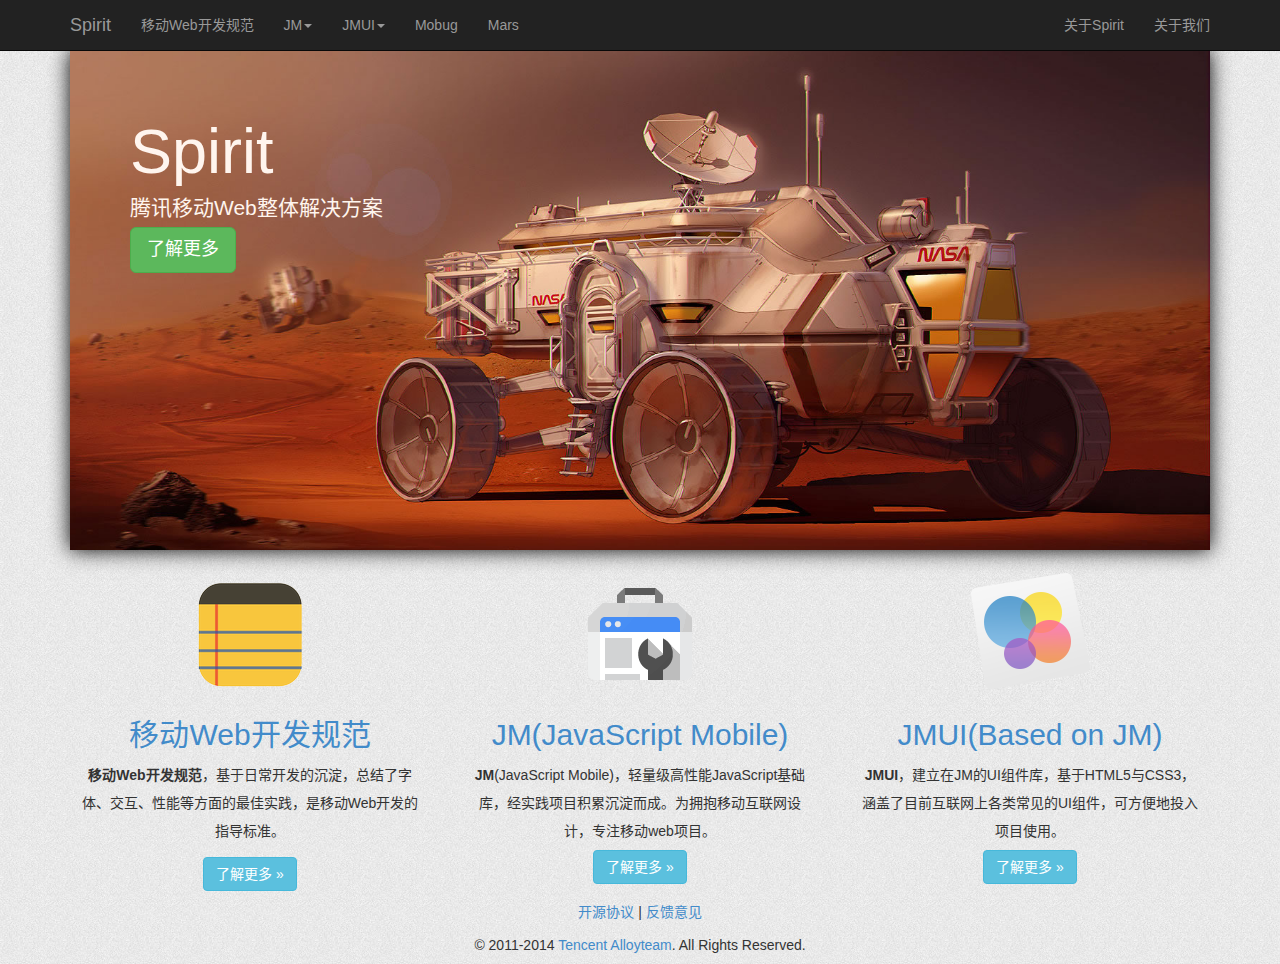
<file: index.html>
<!DOCTYPE html>
<html lang="zh-cn">
<head>
    <meta charset="utf-8">
    <meta http-equiv="X-UA-Compatible" content="IE=edge">
    <meta name="viewport" content="width=device-width, initial-scale=1.0">
    <meta name="description" content="Mobile web solutions, based on project Mars.">
    <meta name="author" content="Alloyteam">

    <title>Spirit - 腾讯移动Web整体解决方案 | AlloyTeam</title>

    <!-- Bootstrap core CSS -->
    <link href="./bootstrap3/css/bootstrap.min.css" rel="stylesheet">

    <!-- Just for debugging purposes. Don't actually copy this line! -->
    <!--[if lt IE 9]><script src="../../docs-assets/js/ie8-responsive-file-warning.js"></script><![endif]-->

    <!-- HTML5 shim and Respond.js IE8 support of HTML5 elements and media queries -->
    <!--[if lt IE 9]>
      <script src="https://oss.maxcdn.com/libs/html5shiv/3.7.0/html5shiv.js"></script>
      <script src="https://oss.maxcdn.com/libs/respond.js/1.3.0/respond.min.js"></script>
    <![endif]-->
    <link href="./css/common.css" rel="stylesheet">
    <link href="./css/index.css" rel="stylesheet">
</head>
<body>
    <header class="navbar navbar-inverse navbar-fixed-top bs-docs-nav" role="banner">
        <div class="container">
            <div class="navbar-header">
                <button class="navbar-toggle" type="button" data-toggle="collapse" data-target=".bs-navbar-collapse">
                    <span class="sr-only">Toggle navigation</span>
                    <span class="icon-bar"></span>
                    <span class="icon-bar"></span>
                    <span class="icon-bar"></span>
                </button>
                <a href="./" class="navbar-brand">Spirit</a>
            </div>
            <nav class="collapse navbar-collapse bs-navbar-collapse" role="navigation">
              <ul class="nav navbar-nav">
                <li><a href="./modules/Standard/index.html">移动Web开发规范</a></li>
                <li class="dropdown">
                  <a id="drop" role="button" class="dropdown-toggle" data-toggle="dropdown">JM<b class="caret"></b></a>
                  <ul class="dropdown-menu" role="menu" aria-labelledby="drop1">
                    <li role="presentation"><a role="menuitem" tabindex="-1" href="./modules/JM/index.html">组件</a></li>
                    <li role="presentation"><a role="menuitem" tabindex="-1" href="https://github.com/AlloyTeam/JM/archive/master.zip">下载</a></li>
                    <li role="presentation"><a role="menuitem" tabindex="-1" target="_blank" href="https://github.com/AlloyTeam/JM">View on Github</a></li>
                  </ul>
                </li>
                <li class="dropdown">
                  <a id="drop" role="button" class="dropdown-toggle" data-toggle="dropdown">JMUI<b class="caret"></b></a>
                  <ul class="dropdown-menu" role="menu" aria-labelledby="drop1">
                    <li role="presentation"><a role="menuitem" tabindex="-1" href="./modules/JMUI/index.html">简介</a></li>
                    <li role="presentation"><a role="menuitem" tabindex="-1" href="./modules/JMUI/demo.html">组件</a></li>
                    <li role="presentation"><a role="menuitem" tabindex="-1" href="https://github.com/AlloyTeam/JMUI/archive/master.zip">下载</a></li>
                    <li role="presentation"><a role="menuitem" tabindex="-1" target="_blank" href="https://github.com/AlloyTeam/JMUI">View on Github</a></li>
                  </ul>
                </li>
                <li><a href="./modules/Mobug/index.html">Mobug</a></li>
                <li><a href="./modules/Mars/index.html">Mars</a></li>
              </ul>

              <ul class="nav navbar-nav navbar-right">
                  <li><a data-toggle="modal" data-target="#myModal" href="javascript:;">关于Spirit</a></li>
                  <li><a target="_blank" href="http://www.alloyteam.com/about/">关于我们</a></li>
              </ul>
            </nav>
        </div>
    </header>

    <div class="container content">
        <div class="banner">
            <div class="jumbotron">
                <h1>Spirit</h1>
                <p>腾讯移动Web整体解决方案</p>
                <p><a class="btn btn-success btn-lg" role="button" data-toggle="modal" data-target="#myModal">了解更多</a></p>
            </div>
        </div>
        
        <div class="row">
            <div class="col-lg-4">
              <a href="./modules/Standard/index.html">
                <img height="128" width="128" src="img/standard.png">
                <h2>移动Web开发规范</h2>
              </a>
              <p><b>移动Web开发规范</b>，基于日常开发的沉淀，总结了字体、交互、性能等方面的最佳实践，是移动Web开发的指导标准。</p>
              <p class="btn"><a class="btn btn-info" href="./modules/Standard/index.html" role="button">了解更多 »</a></p>
            </div><!-- /.col-lg-4 -->
            <div class="col-lg-4">
              <a href="./modules/JM/index.html">
                <img height="128" width="128" src="img/jm.png">
                <h2>JM(JavaScript Mobile)</h2>
              </a>
              <p><b>JM</b>(JavaScript Mobile)，轻量级高性能JavaScript基础库，经实践项目积累沉淀而成。为拥抱移动互联网设计，专注移动web项目。</p>
              <p><a class="btn btn-info" href="./modules/JM/index.html" role="button">了解更多 »</a></p>
            </div><!-- /.col-lg-4 -->
            <div class="col-lg-4">
              <a href="./modules/JMUI/index.html">
                <img height="128" width="128" src="img/jmui.png">
                <h2>JMUI(Based on JM)</h2>
              </a>
              <p><b>JMUI</b>，建立在JM的UI组件库，基于HTML5与CSS3，涵盖了目前互联网上各类常见的UI组件，可方便地投入项目使用。</p>
              <p><a class="btn btn-info" href="./modules/JMUI/index.html" role="button">了解更多 »</a></p>
            </div><!-- /.col-lg-4 -->
        </div>

        <!-- Modal -->
        <div class="modal fade" id="myModal" tabindex="-1" role="dialog" aria-labelledby="myModalLabel" aria-hidden="true">
          <div class="modal-dialog">
            <div class="modal-content">
              <div class="modal-header">
                <button type="button" class="close" data-dismiss="modal" aria-hidden="true">&times;</button>
                <h4 class="modal-title" id="myModalLabel">关于Spirit</h4>
              </div>
              <div class="modal-body">
                <p>Spirit（勇气号），美国航天局NASA派往Mars（火星）的第一艘探测器。</p>
                <p>移动Web开发是一块新的领域，甚至有很多坑，这一点与人类从未踏上的Mars（火星）相似。为了避免开发者重复遇到相同的问题，我们创建了Mars项目（<a target="_blank" href="https://github.com/AlloyTeam/Mars">view on Github</a>），收集与归纳移动Web开发中常见的问题。</p>
                <p>Spirit正是为了Mars而生，Mars项目中归纳的问题，会放到Spirit中解决，并沉淀到开发工具（JM与JMUI）以及开发规范中，真正建立移动Web开发的集成解决方案。</p>
                <p>如果你也在移动Web遇到了问题，请到<a target="_blank" href="https://github.com/AlloyTeam/Mars">Mars项目</a>提交Issue。<span class="glyphicon glyphicon-heart-empty"></span></p>
              </div>
              <div class="modal-footer">
                <button type="button" class="btn btn-default" data-dismiss="modal">Close</button>
              </div>
            </div><!-- /.modal-content -->
          </div><!-- /.modal-dialog -->
        </div><!-- /.modal -->
    </div>

    <div class="footer">
        <div class="container text-center">
            <p><a href="http://alloyteam.github.io/Spirit/MIT-LICENSE.txt">开源协议</a> | <a target="_blank" href="https://github.com/AlloyTeam/Spirit/issues/new">反馈意见</a></p>
            <p>© 2011-2014 <a target="_blank" href="http://www.alloyteam.com/">Tencent Alloyteam</a>. All Rights Reserved.</p>
        </div>
    </div>

    <!-- jQuery (necessary for Bootstrap's JavaScript plugins) -->
    <script src="./js/jquery.min.js"></script>
    <!-- Include all compiled plugins (below), or include individual files as needed -->
    <script src="./bootstrap3/js/bootstrap.min.js"></script>
    <script src="./js/common.js"></script>
    <!--Tencent Analytics-->
    <script type="text/javascript" src="http://tajs.qq.com/stats?sId=24711241" charset="UTF-8"></script>
    <!--Google Analytics-->
    <script type="text/javascript">
      var _gaq = _gaq || [];
      _gaq.push(['_setAccount', 'UA-23019343-9']);
      _gaq.push(['_trackPageview']);

      (function() {
        var ga = document.createElement('script'); ga.type = 'text/javascript'; ga.async = true;
        ga.src = ('https:' == document.location.protocol ? 'https://ssl' : 'http://www') + '.google-analytics.com/ga.js';
        var s = document.getElementsByTagName('script')[0]; s.parentNode.insertBefore(ga, s);
      })();
    </script>
</body>
</html>
</file>
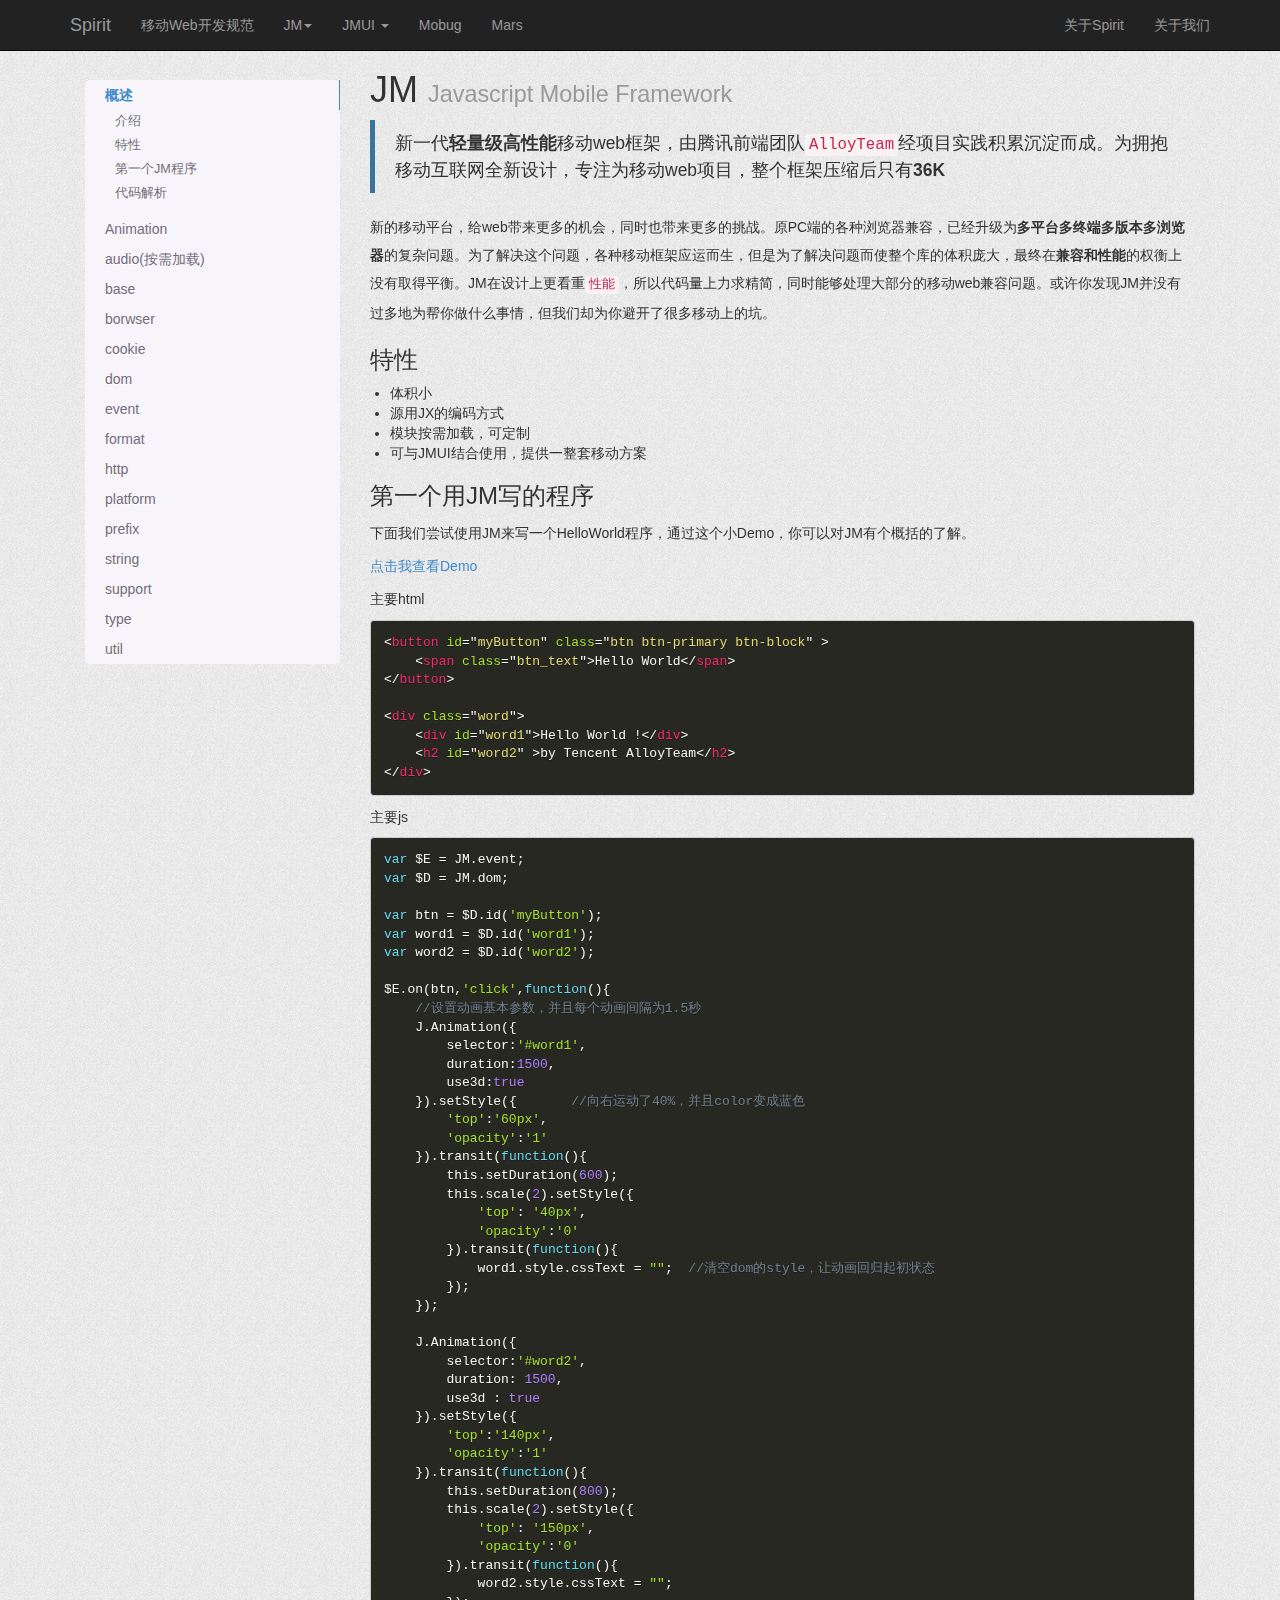
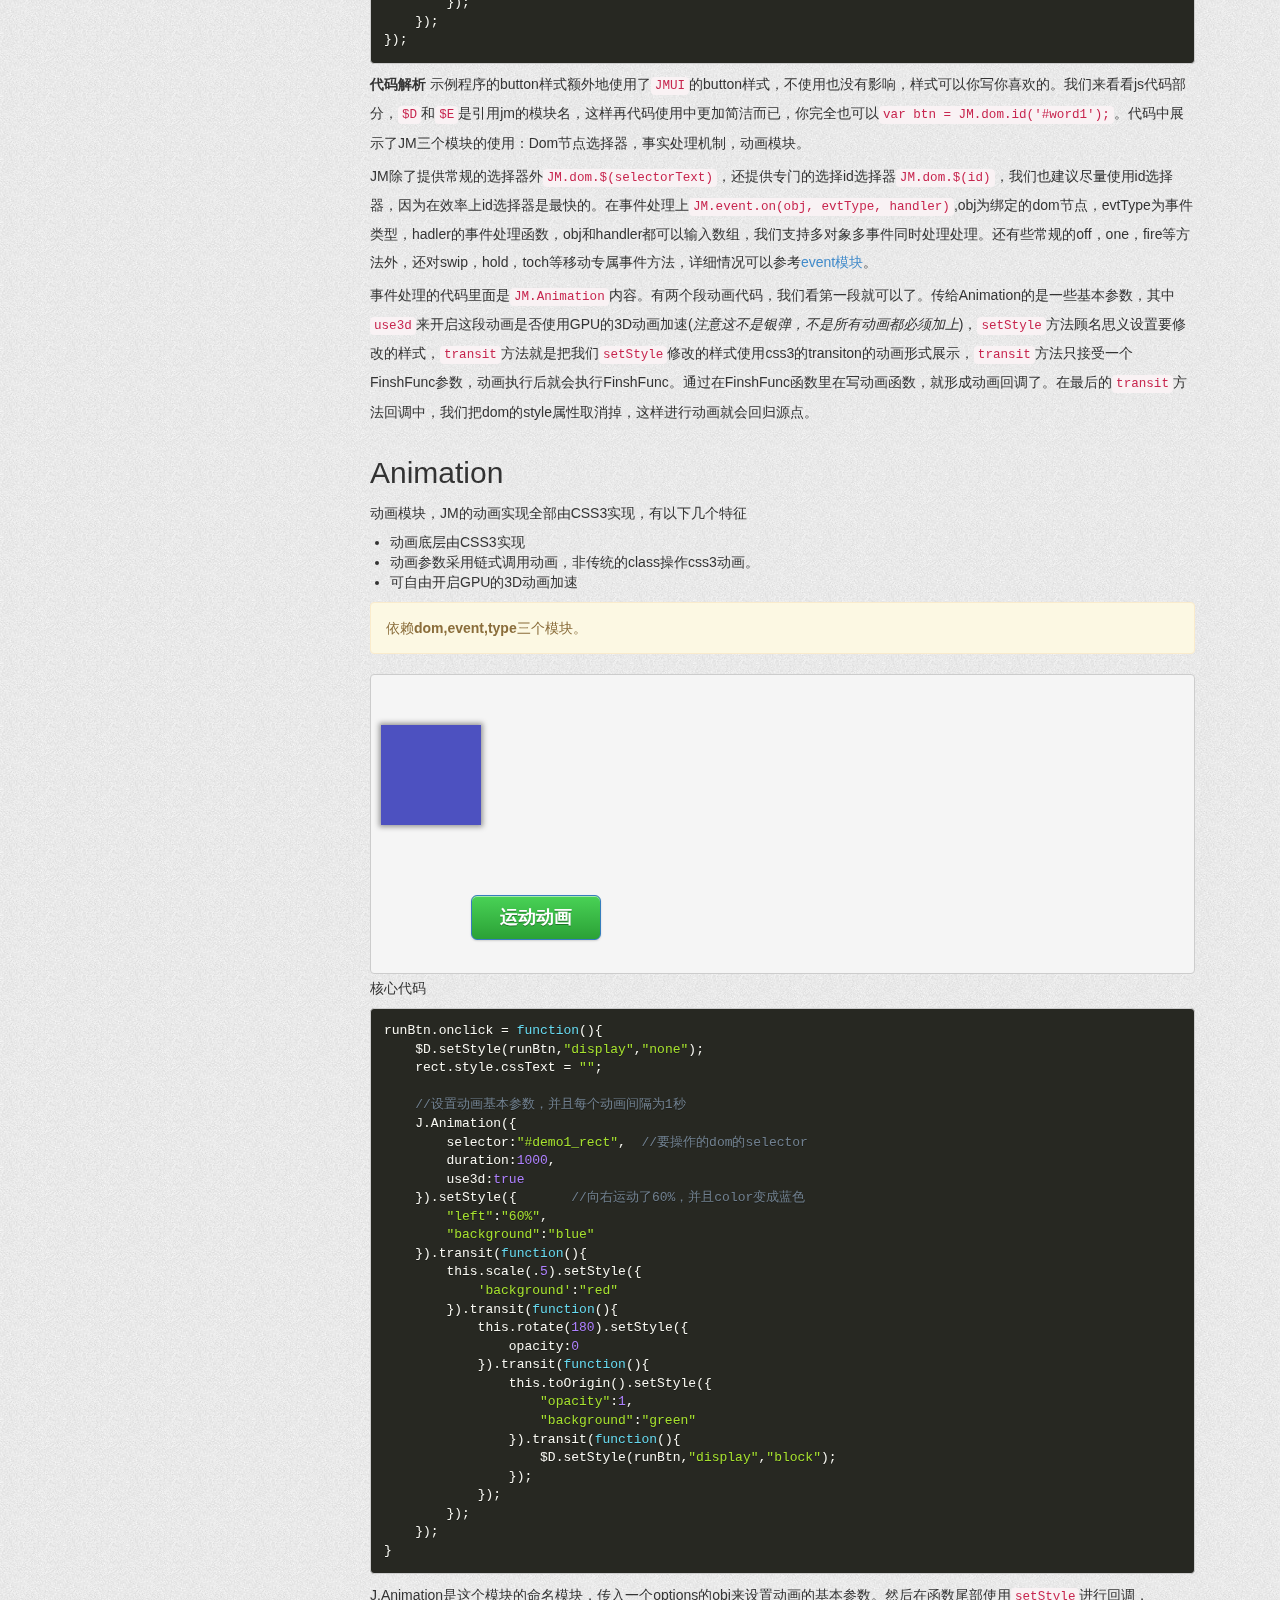
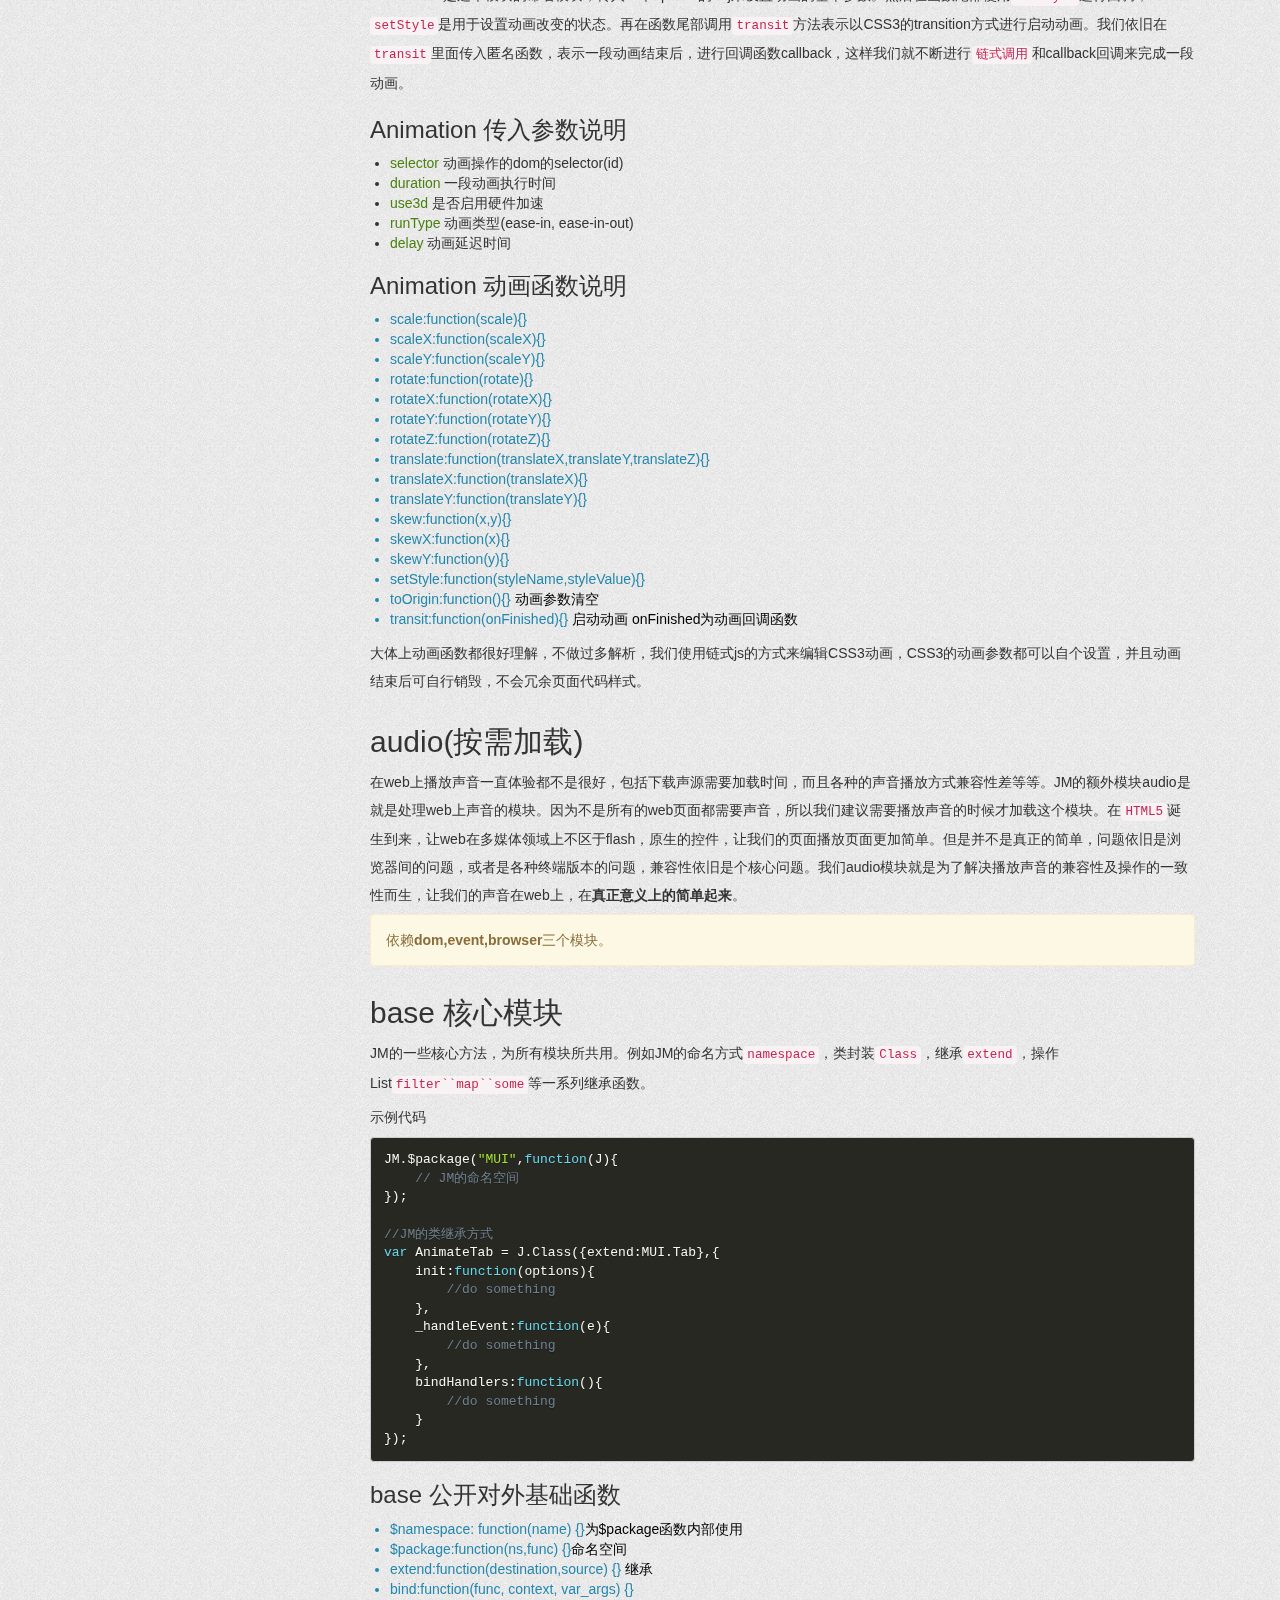
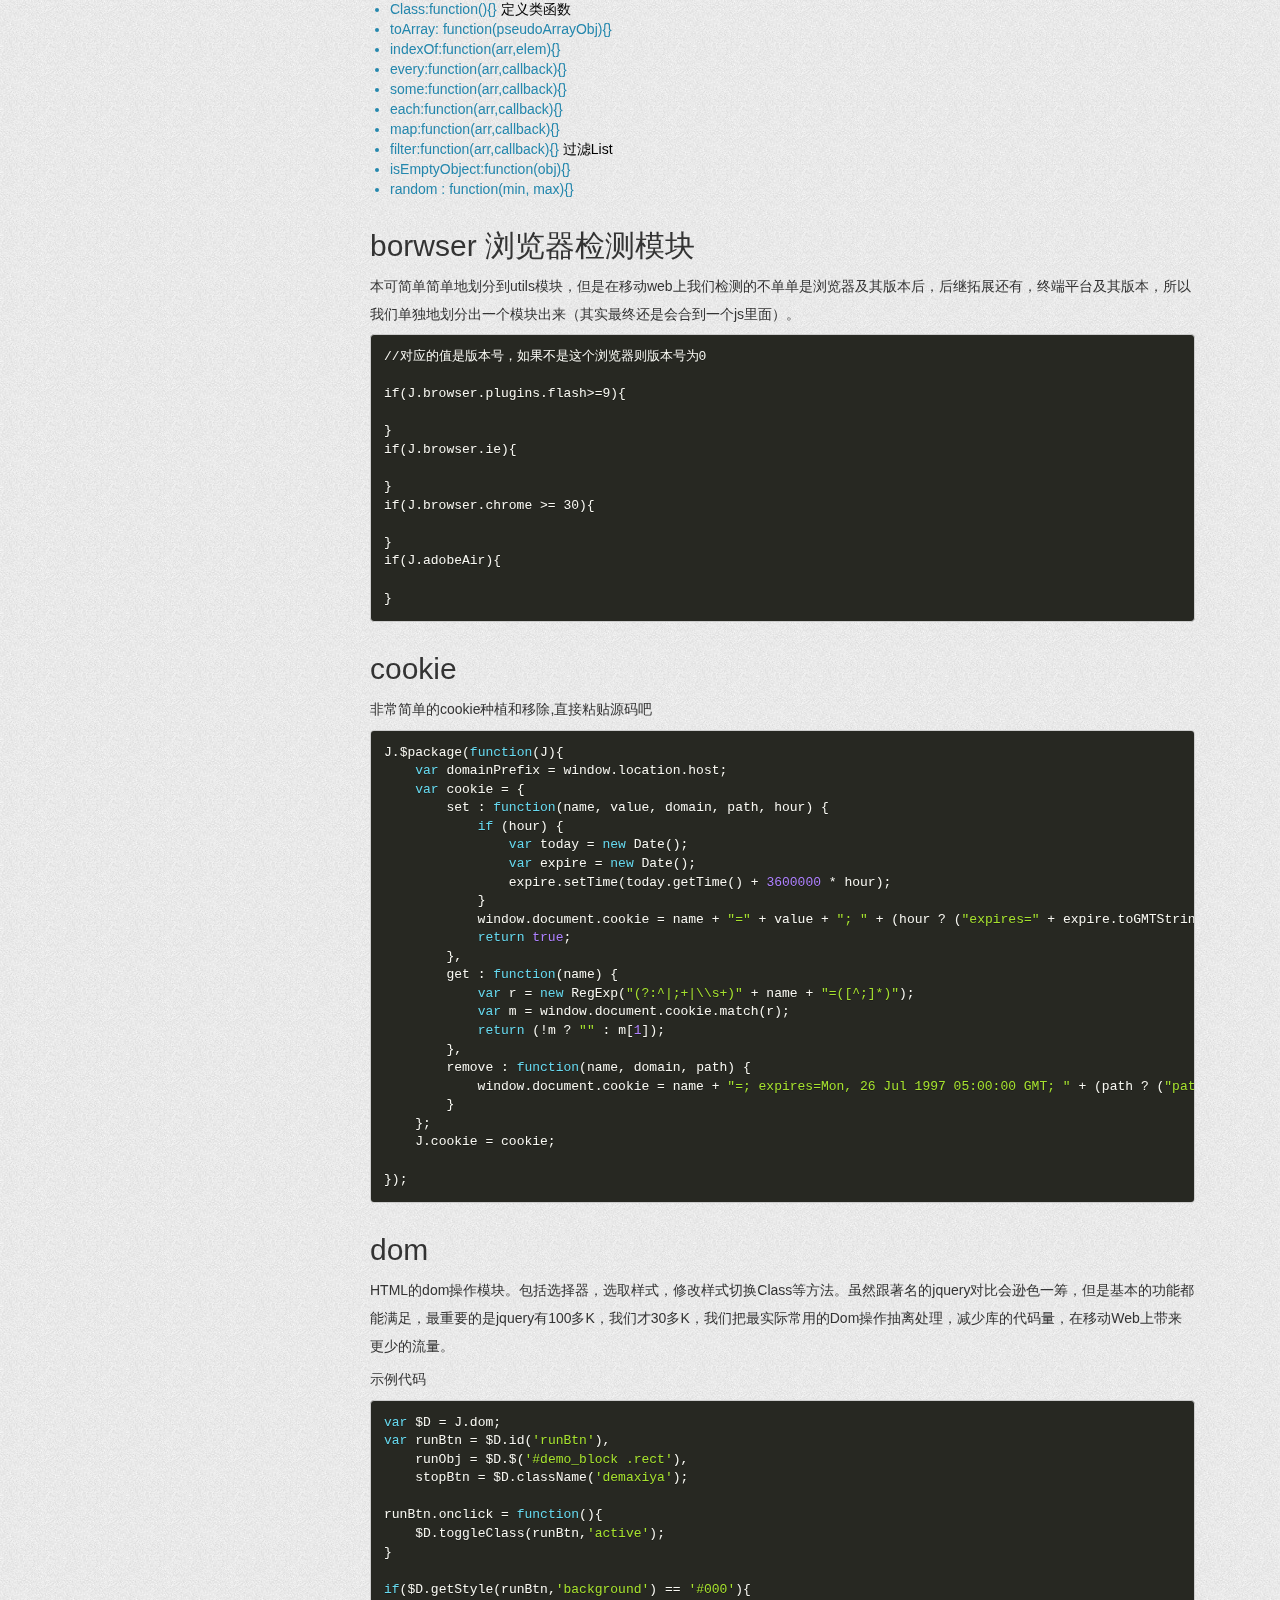
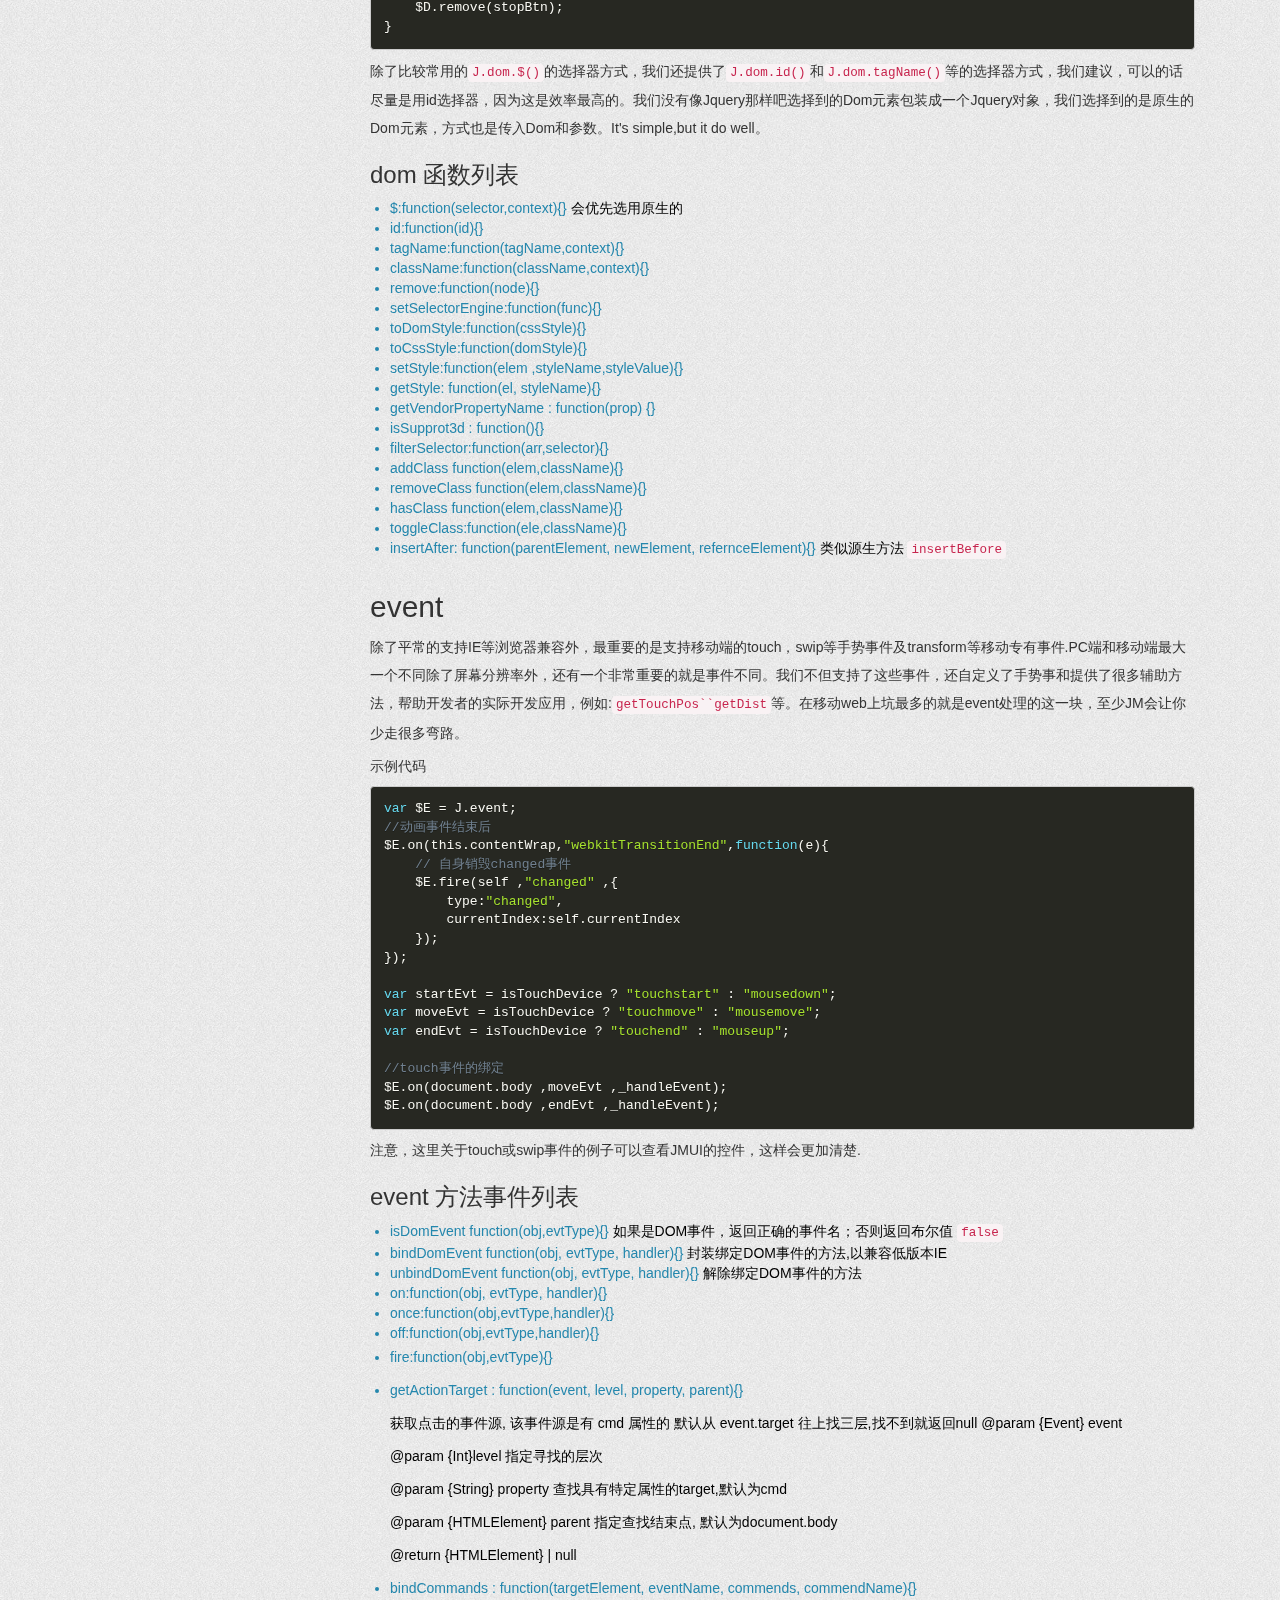
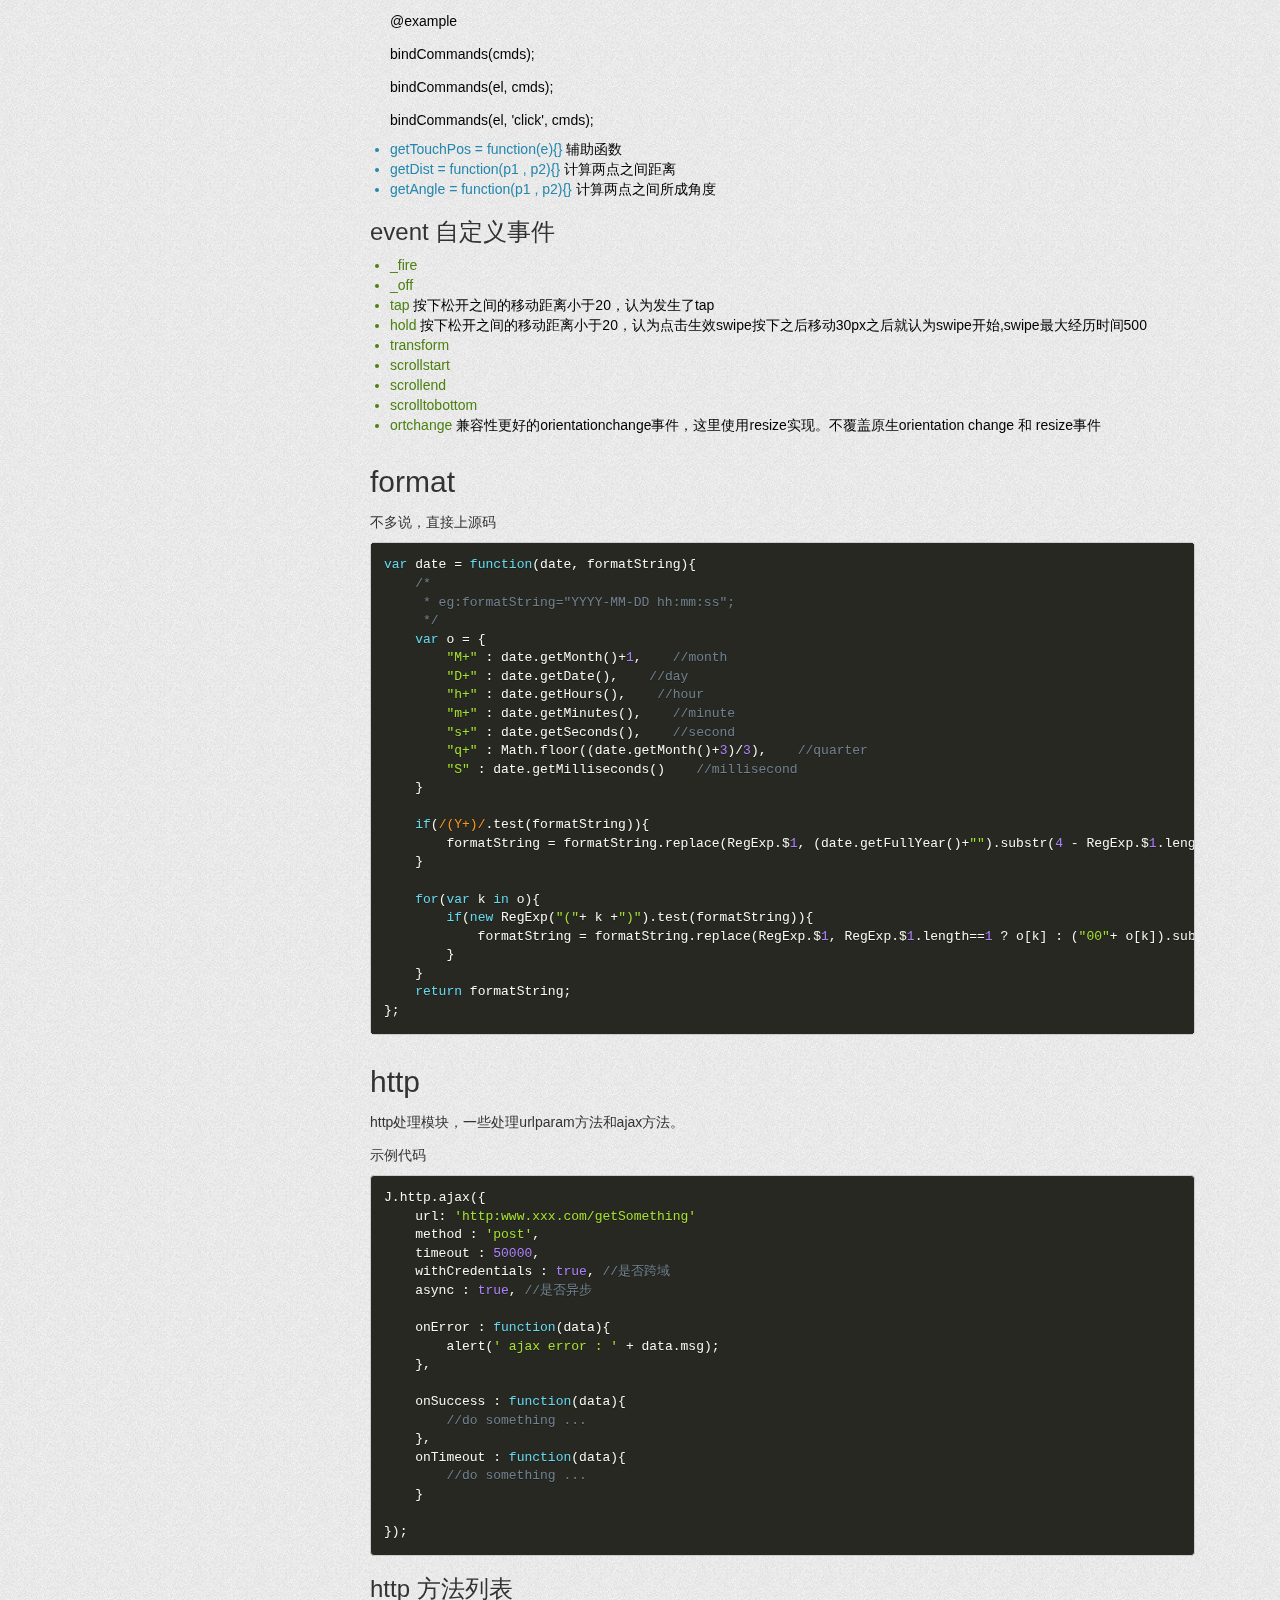
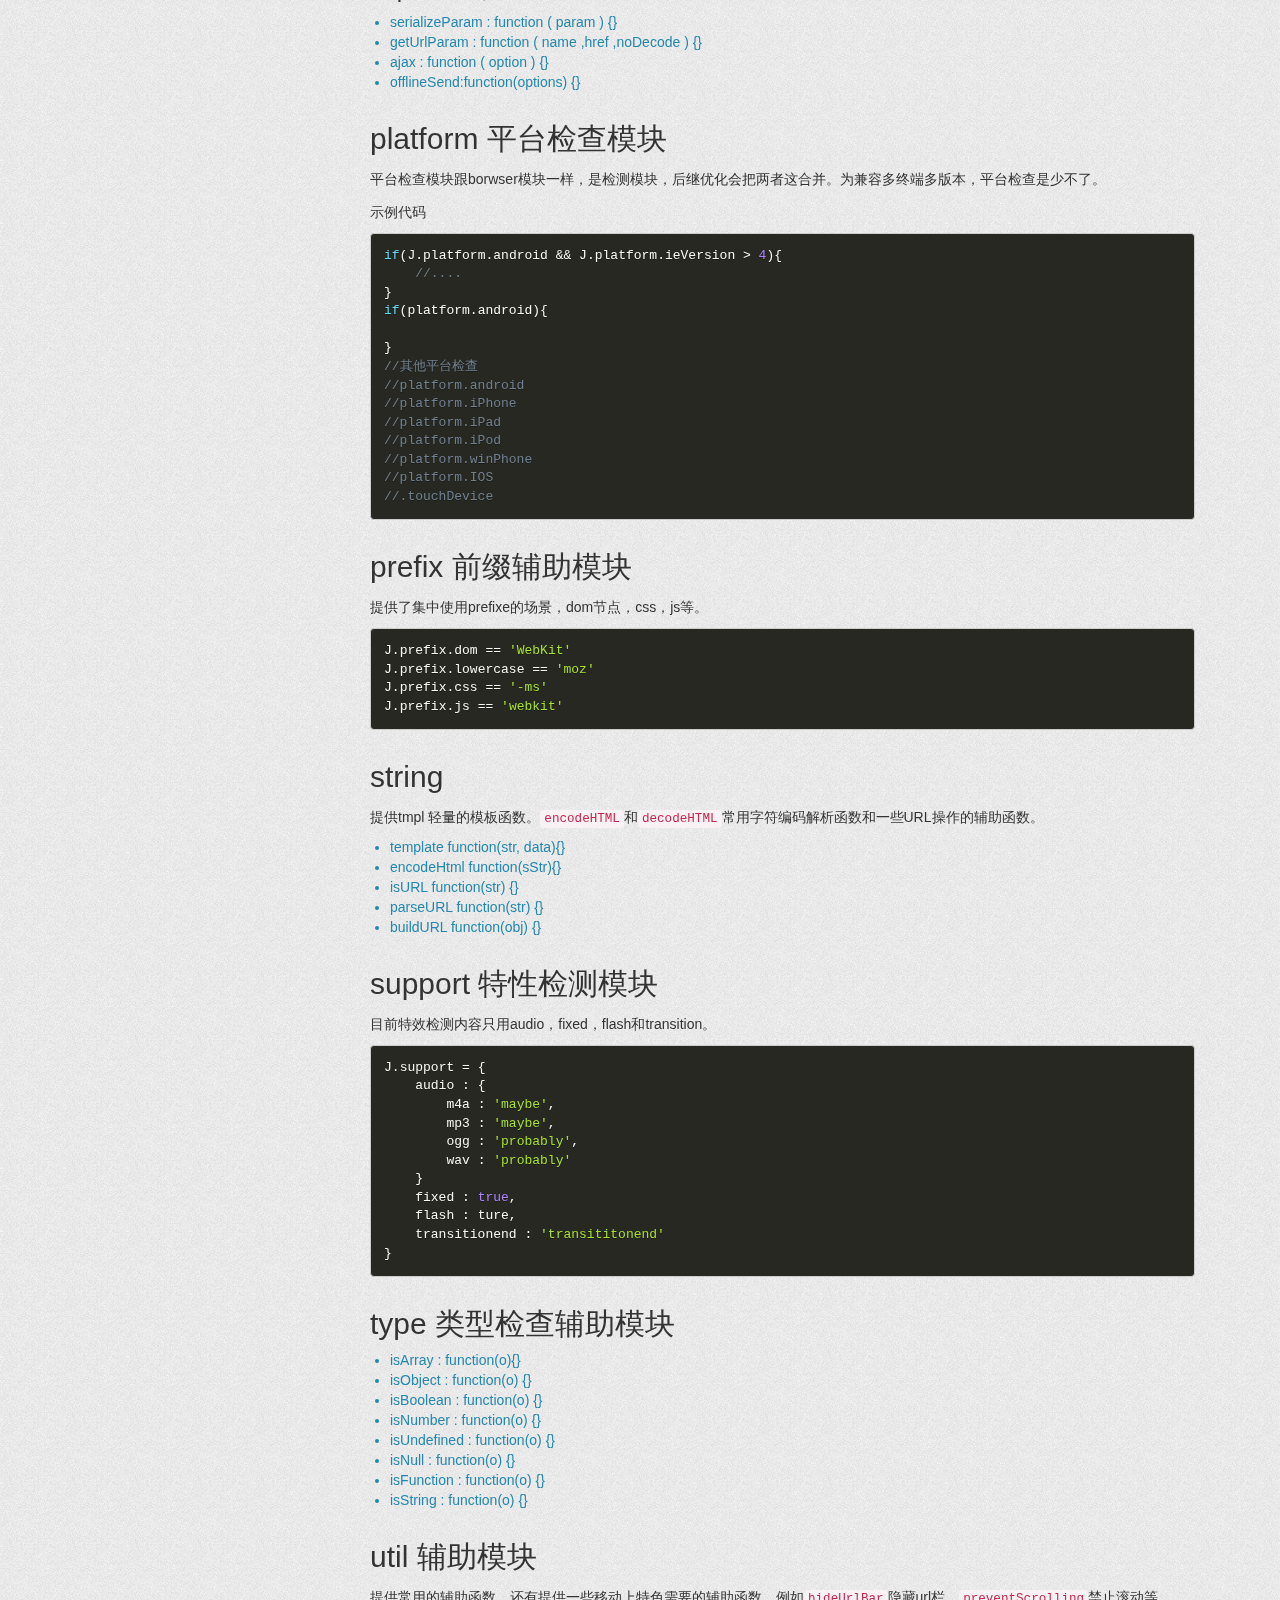
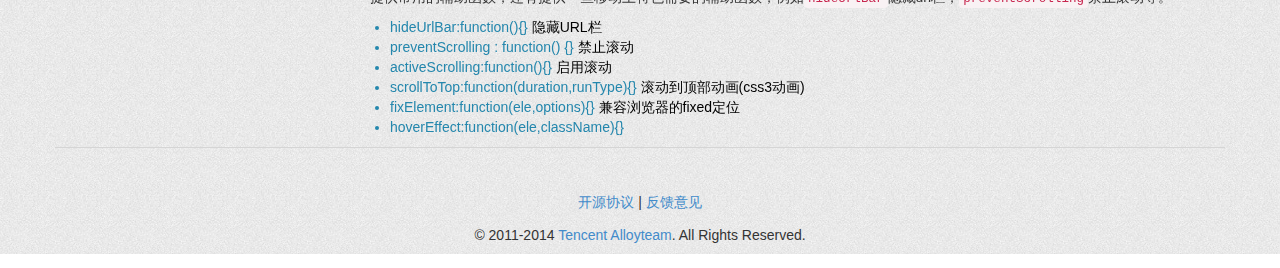
<file: modules/JM/index.html>
<!DOCTYPE html>
<html lang="zh-ch">
<head>
<meta charset="UTF-8">
<meta name="viewport" content="width=device-width, initial-scale=1.0, maximum-scale=1.0, user-scalable=no">

<title>JM &middot; Spirit</title>

<!-- Bootstrap -->
<link rel="stylesheet" href="../../bootstrap3/css/bootstrap.min.css">
<!-- HTML5 Shim and Respond.js IE8 support of HTML5 elements and media queries -->
<!--[if lt IE 9]>
    <script src="http://cdn.bootcss.com/html5shiv/3.7.0/html5shiv.min.js"></script>
    <script src="http://cdn.bootcss.com/respond.js/1.3.0/respond.min.js"></script>
<![endif]-->
<link rel="stylesheet" href="../../css/common.css" />
<link rel="stylesheet" href="../../css/prism.css" />
<link rel="stylesheet" href="./css/jmui/mui-base.css" />
<link rel="stylesheet" href="./css/jmui/mui-buttons-new.css" />
<link rel="stylesheet" href="./css/main.css" />

</head>

<body data-spy="scroll" data-target="#sidebar" data-offset="70">

<header id="header" class="navbar navbar-inverse navbar-fixed-top bs-docs-nav" role="banner">
  <div class="container">
    <div class="navbar-header">
      <button class="navbar-toggle" type="button" data-toggle="collapse" data-target=".bs-navbar-collapse">
        <span class="sr-only">Toggle navigation</span>
        <span class="icon-bar"></span>
        <span class="icon-bar"></span>
        <span class="icon-bar"></span>
      </button>
      <a href="../../index.html" class="navbar-brand">Spirit</a>
    </div>
    <nav class="collapse navbar-collapse bs-navbar-collapse" role="navigation">
        <ul class="nav navbar-nav">
            <li><a href="../Standard/index.html">移动Web开发规范</a></li>
            <li class="dropdown">
                  <a id="drop" role="button" class="dropdown-toggle" data-toggle="dropdown">JM<b class="caret"></b></a>
                  <ul class="dropdown-menu" role="menu" aria-labelledby="drop1">
                    <li role="presentation"><a role="menuitem" tabindex="-1" href="./index.html">组件</a></li>
                    <li role="presentation"><a role="menuitem" tabindex="-1" href="https://github.com/AlloyTeam/JM/archive/master.zip">下载</a></li>
                    <li role="presentation"><a role="menuitem" tabindex="-1" target="_blank" href="https://github.com/AlloyTeam/JM">View on Github</a></li>
                  </ul>
                </li>
            <li class="dropdown">
                  <a id="drop" role="button" class="dropdown-toggle" data-toggle="dropdown">JMUI <b class="caret"></b></a>
                  <ul class="dropdown-menu" role="menu" aria-labelledby="drop1">
                    <li role="presentation"><a role="menuitem" tabindex="-1" href="../JMUI/index.html">简介</a></li>
                    <li role="presentation"><a role="menuitem" tabindex="-1" href="../JMUI/demo.html">组件</a></li>
                    <li role="presentation"><a role="menuitem" tabindex="-1" href="https://github.com/AlloyTeam/JMUI/archive/master.zip">下载</a></li>
                    <li role="presentation"><a role="menuitem" tabindex="-1" target="_blank" href="https://github.com/AlloyTeam/JMUI">View on Github</a></li>
                  </ul>
                </li>
            <li><a href="../Mobug/index.html">Mobug</a></li>
            <li><a href="../Mars/index.html">Mars</a></li>
        </ul>

        <ul class="nav navbar-nav navbar-right">
            <li><a data-toggle="modal" data-target="#myModal" href="javascript:;">关于Spirit</a></li>
            <li><a target="_blank" href="http://www.alloyteam.com/about/">关于我们</a></li>
        </ul>
    </nav>

  </div>
</header>

<section id="jm" class="container row">
    <div class="col-md-3">
        <div id="sidebar" class="my_sidebar">
            <ul class="nav">
                <li class="sidebar_head_li">
                    <a href="#overview">概述</a>
                    <ul class="nav">
                        <li><a href="#overview_intro">介绍</a></li>
                        <li><a href="#overview_features">特性</a></li>
                        <li><a href="#overview_first">第一个JM程序</a></li>
                        <li><a href="#overview_analysis">代码解析</a></li>
                    </ul>
                </li>
                <li class="sidebar_head_li"><a href="#animation">Animation</a></li>
                <li class="sidebar_head_li"><a href="#audio">audio(按需加载)</a></li>
                <li class="sidebar_head_li"><a href="#base">base</a></li>
                <li class="sidebar_head_li"><a href="#borwser">borwser</a></li>
                <li class="sidebar_head_li"><a href="#cookie">cookie</a></li>
                <li class="sidebar_head_li"><a href="#dom">dom</a></li>
                <li class="sidebar_head_li"><a href="#event">event</a></li>
                <li class="sidebar_head_li"><a href="#format">format</a></li>
                <li class="sidebar_head_li"><a href="#http">http</a></li>
                <li class="sidebar_head_li"><a href="#platform">platform</a></li>
                <li class="sidebar_head_li"><a href="#prefix">prefix</a></li>
                <li class="sidebar_head_li"><a href="#string">string</a></li>
                <li class="sidebar_head_li"><a href="#support">support</a></li>
                <li class="sidebar_head_li"><a href="#type">type</a></li>
                <li class="sidebar_head_li"><a href="#util">util</a></li>
            </ul>
        </div>
    </div>

    <div class="page_content col-md-9">
        <div id="overview">
            <h1 id="overview_intro">JM <small>Javascript Mobile Framework</small></h1>
            <blockquote>
                <p>新一代<strong>轻量级高性能</strong>移动web框架，由腾讯前端团队<code>AlloyTeam</code>经项目实践积累沉淀而成。为拥抱移动互联网全新设计，专注为移动web项目，整个框架压缩后只有<strong>36K</strong></p>
            </blockquote>

            <p>
                新的移动平台，给web带来更多的机会，同时也带来更多的挑战。原PC端的各种浏览器兼容，已经升级为<strong>多平台多终端多版本多浏览器</strong>的复杂问题。为了解决这个问题，各种移动框架应运而生，但是为了解决问题而使整个库的体积庞大，最终在<strong>兼容和性能</strong>的权衡上没有取得平衡。JM在设计上更看重<code>性能</code>，所以代码量上力求精简，同时能够处理大部分的移动web兼容问题。或许你发现JM并没有过多地为帮你做什么事情，但我们却为你避开了很多移动上的坑。
            </p>

            <h3 id="overview_features">特性</h3>
            <ul>
                <li>体积小</li>
                <li>源用JX的编码方式</li>
                <li>模块按需加载，可定制</li>
                <li>可与JMUI结合使用，提供一整套移动方案</li>
            </ul>

            <h3 id="overview_first">第一个用JM写的程序</h3>
            <p>下面我们尝试使用JM来写一个HelloWorld程序，通过这个小Demo，你可以对JM有个概括的了解。</p>
            <p><a href="./helloWorld.html" target="_blank">点击我查看Demo</a></p>

            <p>主要html</p>
            <pre class="language-markup"><code>&lt;button id="myButton" class="btn btn-primary btn-block" &gt;
    &lt;span class="btn_text"&gt;Hello World&lt;/span&gt;
&lt;/button&gt;

&lt;div class="word"&gt;
    &lt;div id="word1"&gt;Hello World !&lt;/div&gt;
    &lt;h2 id="word2" &gt;by Tencent AlloyTeam&lt;/h2&gt;
&lt;/div&gt;</code></pre>

            <p>主要js</p>
            <pre class="language-javascript"><code>var $E = JM.event;
var $D = JM.dom;

var btn = $D.id('myButton');
var word1 = $D.id('word1');
var word2 = $D.id('word2');

$E.on(btn,'click',function(){
    //设置动画基本参数，并且每个动画间隔为1.5秒
    J.Animation({
        selector:'#word1',
        duration:1500,
        use3d:true
    }).setStyle({       //向右运动了40%，并且color变成蓝色
        'top':'60px',
        'opacity':'1'
    }).transit(function(){
        this.setDuration(600);
        this.scale(2).setStyle({
            'top': '40px',
            'opacity':'0'
        }).transit(function(){
            word1.style.cssText = "";  //清空dom的style，让动画回归起初状态
        });
    });

    J.Animation({
        selector:'#word2',
        duration: 1500,
        use3d : true
    }).setStyle({
        'top':'140px',
        'opacity':'1'
    }).transit(function(){
        this.setDuration(800);
        this.scale(2).setStyle({
            'top': '150px',
            'opacity':'0'
        }).transit(function(){
            word2.style.cssText = "";
        });
    });
});</code></pre>

            <p id="overview_analysis">
                <strong>代码解析</strong>
                示例程序的button样式额外地使用了<code>JMUI</code>的button样式，不使用也没有影响，样式可以你写你喜欢的。我们来看看js代码部分，<code>$D</code>和<code>$E</code>是引用jm的模块名，这样再代码使用中更加简洁而已，你完全也可以<code>var btn = JM.dom.id('#word1');</code>。代码中展示了JM三个模块的使用：Dom节点选择器，事实处理机制，动画模块。
            </p>
            
            <p>
                JM除了提供常规的选择器外<code>JM.dom.$(selectorText)</code>，还提供专门的选择id选择器<code>JM.dom.$(id)</code>，我们也建议尽量使用id选择器，因为在效率上id选择器是最快的。在事件处理上<code>JM.event.on(obj, evtType, handler)</code>,obj为绑定的dom节点，evtType为事件类型，hadler的事件处理函数，obj和handler都可以输入数组，我们支持多对象多事件同时处理处理。还有些常规的off，one，fire等方法外，还对swip，hold，toch等移动专属事件方法，详细情况可以参考<a href="#event">event模块</a>。
            </p>

            <p>
                事件处理的代码里面是<code>JM.Animation</code>内容。有两个段动画代码，我们看第一段就可以了。传给Animation的是一些基本参数，其中<code>use3d</code>来开启这段动画是否使用GPU的3D动画加速(<em>注意这不是银弹，不是所有动画都必须加上</em>)，<code>setStyle</code>方法顾名思义设置要修改的样式，<code>transit</code>方法就是把我们<code>setStyle</code>修改的样式使用css3的transiton的动画形式展示，<code>transit</code>方法只接受一个FinshFunc参数，动画执行后就会执行FinshFunc。通过在FinshFunc函数里在写动画函数，就形成动画回调了。在最后的<code>transit</code>方法回调中，我们把dom的style属性取消掉，这样进行动画就会回归源点。
            </p>
        </div>

        <h2 id="animation">Animation</h2>
        <p>动画模块，JM的动画实现全部由CSS3实现，有以下几个特征</p>
        <ul>
            <li>动画底层由CSS3实现</li>
            <li>动画参数采用链式调用动画，非传统的class操作css3动画。</li>
            <li>可自由开启GPU的3D动画加速</li>
        </ul>
        <div class="alert alert-warning">
            依赖<strong>dom,event,type</strong>三个模块。
        </div>

        <div class="demo_block">
            <div id="demo1_rect" class="rect"></div>
            <button id="demo1_runbtn" onclick="goAnimation" class="btn btn-primary" style="top:200px;">运动动画</button>
        </div>

        <p>核心代码</p>
        <pre class="language-javascript"><code>runBtn.onclick = function(){
    $D.setStyle(runBtn,"display","none");
    rect.style.cssText = "";

    //设置动画基本参数，并且每个动画间隔为1秒
    J.Animation({
        selector:"#demo1_rect",  //要操作的dom的selector
        duration:1000,
        use3d:true
    }).setStyle({       //向右运动了60%，并且color变成蓝色
        "left":"60%",
        "background":"blue"
    }).transit(function(){
        this.scale(.5).setStyle({
            'background':"red"
        }).transit(function(){
            this.rotate(180).setStyle({
                opacity:0
            }).transit(function(){
                this.toOrigin().setStyle({
                    "opacity":1,
                    "background":"green"
                }).transit(function(){
                    $D.setStyle(runBtn,"display","block");
                });
            });
        });
    });
}</code></pre>

        <p>
            J.Animation是这个模块的命名模块，传入一个options的obj来设置动画的基本参数。然后在函数尾部使用<code>setStyle</code>进行回调，<code>setStyle</code>是用于设置动画改变的状态。再在函数尾部调用<code>transit</code>方法表示以CSS3的transition方式进行启动动画。我们依旧在<code>transit</code>里面传入匿名函数，表示一段动画结束后，进行回调函数callback，这样我们就不断进行<code>链式调用</code>和callback回调来完成一段动画。
        </p>
        <h3 id="animation_1">Animation 传入参数说明</h3>
        <ul class="param_list">
            <li><span class="param">selector</span> 动画操作的dom的selector(id)</li>
            <li><span class="param">duration</span> 一段动画执行时间</li>
            <li><span class="param">use3d</span> 是否启用硬件加速</li>
            <li><span class="param">runType</span> 动画类型(ease-in, ease-in-out)</li>
            <li><span class="param">delay</span> 动画延迟时间</li>
        </ul>
        <h3 id="animation_2">Animation 动画函数说明</h3>
        <ul class="function_list">
            <li><span class="funcName">scale:function(scale){}</span></li>
            <li><span class="funcName">scaleX:function(scaleX){}</span></li>
            <li><span class="funcName">scaleY:function(scaleY){}</span></li>
            <li><span class="funcName">rotate:function(rotate){}</span></li>
            <li><span class="funcName">rotateX:function(rotateX){}</span></li>
            <li><span class="funcName">rotateY:function(rotateY){}</span></li>
            <li><span class="funcName">rotateZ:function(rotateZ){}</span></li>
            <li><span class="funcName">translate:function(translateX,translateY,translateZ){}</span></li>
            <li><span class="funcName">translateX:function(translateX){}</span></li>
            <li><span class="funcName">translateY:function(translateY){}</span></li>
            <li><span class="funcName">skew:function(x,y){}</span></li>
            <li><span class="funcName">skewX:function(x){}</span></li>
            <li><span class="funcName">skewY:function(y){}</span></li>
            <li><span class="funcName">setStyle:function(styleName,styleValue){}</span></li>
            <li><span class="funcName">toOrigin:function(){}</span> <span class="desc">动画参数清空</span></li>
            <li><span class="funcName">transit:function(onFinished){}</span> <span class="desc">启动动画 onFinished为动画回调函数</span></li>
        </ul>
        <p>大体上动画函数都很好理解，不做过多解析，我们使用链式js的方式来编辑CSS3动画，CSS3的动画参数都可以自个设置，并且动画结束后可自行销毁，不会冗余页面代码样式。</p>

        <h2 id="audio">audio(按需加载)</h2>
        <p>在web上播放声音一直体验都不是很好，包括下载声源需要加载时间，而且各种的声音播放方式兼容性差等等。JM的额外模块audio是就是处理web上声音的模块。因为不是所有的web页面都需要声音，所以我们建议需要播放声音的时候才加载这个模块。在<code>HTML5</code>诞生到来，让web在多媒体领域上不区于flash，原生的控件，让我们的页面播放页面更加简单。但是并不是真正的简单，问题依旧是浏览器间的问题，或者是各种终端版本的问题，兼容性依旧是个核心问题。我们audio模块就是为了解决播放声音的兼容性及操作的一致性而生，让我们的声音在web上，在<strong>真正意义上的简单起来</strong>。</p>

        <div class="alert alert-warning">
            依赖<strong>dom,event,browser</strong>三个模块。
        </div>

        <h2 id="base">base 核心模块</h2>
        <p>JM的一些核心方法，为所有模块所共用。例如JM的命名方式<code>namespace</code>，类封装<code>Class</code>，继承<code>extend</code>，操作List<code>filter``map``some</code>等一系列继承函数。</p>
        <p>示例代码</p>

        <pre class="language-javascript"><code>JM.$package("MUI",function(J){
    // JM的命名空间
});

//JM的类继承方式
var AnimateTab = J.Class({extend:MUI.Tab},{
    init:function(options){
        //do something
    },
    _handleEvent:function(e){
        //do something
    },
    bindHandlers:function(){
        //do something
    }
});</code></pre>

        <h3>base 公开对外基础函数</h3>
        <ul class="function_list">
            <li>$namespace: function(name) {}<span class="desc">为$package函数内部使用</span></li>
            <li>$package:function(ns,func) {}<span class="desc">命名空间</span></li>
            <li>extend:function(destination,source) {} <span class="desc">继承</span></li>
            <li>bind:function(func, context, var_args) {}</li>
            <li>Class:function(){} <span class="desc">定义类函数</span></li>
            <li>toArray: function(pseudoArrayObj){}</li>
            <li>indexOf:function(arr,elem){}</li>
            <li>every:function(arr,callback){}</li>
            <li>some:function(arr,callback){}</li>
            <li>each:function(arr,callback){}</li>
            <li>map:function(arr,callback){}</li>
            <li>filter:function(arr,callback){}  <span class="desc">过滤List</span></li>
            <li>isEmptyObject:function(obj){}</li>
            <li>random : function(min, max){}</li>
        </ul>

        <h2 id="borwser">borwser 浏览器检测模块</h2>
        <p>
            本可简单简单地划分到utils模块，但是在移动web上我们检测的不单单是浏览器及其版本后，后继拓展还有，终端平台及其版本，所以我们单独地划分出一个模块出来（其实最终还是会合到一个js里面）。
        </p>
        <pre class="language-javasctript"><code>//对应的值是版本号，如果不是这个浏览器则版本号为0

if(J.browser.plugins.flash&gt;=9){

}
if(J.browser.ie){

}
if(J.browser.chrome &gt;= 30){

}
if(J.adobeAir){

}</code></pre>

        <h2 id="cookie">cookie</h2>
        <p>非常简单的cookie种植和移除,直接粘贴源码吧</p>
        <pre class="language-javascript"><code>J.$package(function(J){
    var domainPrefix = window.location.host;
    var cookie = {
        set : function(name, value, domain, path, hour) {
            if (hour) {
                var today = new Date();
                var expire = new Date();
                expire.setTime(today.getTime() + 3600000 * hour);
            }
            window.document.cookie = name + "=" + value + "; " + (hour ? ("expires=" + expire.toGMTString() + "; ") : "") + (path ? ("path=" + path + "; ") : "path=/; ") + (domain ? ("domain=" + domain + ";") : ("domain=" + domainPrefix + ";"));
            return true;
        },
        get : function(name) {
            var r = new RegExp("(?:^|;+|\\s+)" + name + "=([^;]*)");
            var m = window.document.cookie.match(r);
            return (!m ? "" : m[1]);
        },
        remove : function(name, domain, path) {
            window.document.cookie = name + "=; expires=Mon, 26 Jul 1997 05:00:00 GMT; " + (path ? ("path=" + path + "; ") : "path=/; ") + (domain ? ("domain=" + domain + ";") : ("domain=" + domainPrefix + ";"));
        }
    };
    J.cookie = cookie;

});</code></pre>

        <h2 id="dom">dom</h2>
        <p>HTML的dom操作模块。包括选择器，选取样式，修改样式切换Class等方法。虽然跟著名的jquery对比会逊色一筹，但是基本的功能都能满足，最重要的是jquery有100多K，我们才30多K，我们把最实际常用的Dom操作抽离处理，减少库的代码量，在移动Web上带来更少的流量。</p>
        <p>示例代码</p>
        <pre class="language-javascript"><code>var $D = J.dom;
var runBtn = $D.id('runBtn'),
    runObj = $D.$('#demo_block .rect'),
    stopBtn = $D.className('demaxiya');

runBtn.onclick = function(){
    $D.toggleClass(runBtn,'active');
}

if($D.getStyle(runBtn,'background') == '#000'){
    $D.remove(stopBtn);
}</code></pre>

        <p>
            除了比较常用的<code>J.dom.$()</code>的选择器方式，我们还提供了<code>J.dom.id()</code>和<code>J.dom.tagName()</code>等的选择器方式，我们建议，可以的话尽量是用id选择器，因为这是效率最高的。我们没有像Jquery那样吧选择到的Dom元素包装成一个Jquery对象，我们选择到的是原生的Dom元素，方式也是传入Dom和参数。It's simple,but it do well。
        </p>
        <h3 id="dom_1">dom 函数列表</h3>
        <ul class="function_list">
            <li>$:function(selector,context){}  <span class="desc">会优先选用原生的</span></li>
            <li>id:function(id){}</li>
            <li>tagName:function(tagName,context){}</li>
            <li>className:function(className,context){}</li>
            <li>remove:function(node){}</li>
            <li>setSelectorEngine:function(func){}</li>
            <li>toDomStyle:function(cssStyle){}</li>
            <li>toCssStyle:function(domStyle){}</li>
            <li>setStyle:function(elem ,styleName,styleValue){}</li>
            <li>getStyle: function(el, styleName){}</li>
            <li>getVendorPropertyName : function(prop) {}</li>
            <li>isSupprot3d : function(){}</li>
            <li>filterSelector:function(arr,selector){}</li>
            <li>addClass function(elem,className){}</li>
            <li>removeClass function(elem,className){}</li>
            <li>hasClass function(elem,className){}</li>
            <li>toggleClass:function(ele,className){}</li>
            <li>insertAfter: function(parentElement, newElement, refernceElement){} <span class="desc">类似源生方法</span> <code>insertBefore</code></li>
        </ul>

        <h2 id="event">event</h2>
        <p>
            除了平常的支持IE等浏览器兼容外，最重要的是支持移动端的touch，swip等手势事件及transform等移动专有事件.PC端和移动端最大一个不同除了屏幕分辨率外，还有一个非常重要的就是事件不同。我们不但支持了这些事件，还自定义了手势事和提供了很多辅助方法，帮助开发者的实际开发应用，例如:<code>getTouchPos``getDist</code>等。在移动web上坑最多的就是event处理的这一块，至少JM会让你少走很多弯路。
        </p>

        <p>示例代码</p>
        <pre class="language-javascript"><code>var $E = J.event;
//动画事件结束后
$E.on(this.contentWrap,"webkitTransitionEnd",function(e){
    // 自身销毁changed事件
    $E.fire(self ,"changed" ,{
        type:"changed",
        currentIndex:self.currentIndex
    });
});

var startEvt = isTouchDevice ? "touchstart" : "mousedown";
var moveEvt = isTouchDevice ? "touchmove" : "mousemove";
var endEvt = isTouchDevice ? "touchend" : "mouseup";

//touch事件的绑定
$E.on(document.body ,moveEvt ,_handleEvent);
$E.on(document.body ,endEvt ,_handleEvent);</code></pre>

        <p>注意，这里关于touch或swip事件的例子可以查看JMUI的控件，这样会更加清楚.</p>

        <h3 id="event_1">event 方法事件列表</h3>
        <ul class="function_list">
            <li>isDomEvent function(obj,evtType){}  <span class="desc">如果是DOM事件，返回正确的事件名；否则返回布尔值 <code>false</code></span></li>
            <li>bindDomEvent function(obj, evtType, handler){} <span class="desc">封装绑定DOM事件的方法,以兼容低版本IE</span></li>
            <li>unbindDomEvent function(obj, evtType, handler){} <span class="desc">解除绑定DOM事件的方法</span></li>
            <li>on:function(obj, evtType, handler){}</li>
            <li>once:function(obj,evtType,handler){}</li>
            <li>off:function(obj,evtType,handler){}</li>
            <li><p>fire:function(obj,evtType){}</p></li>
            <li>
                <p>getActionTarget : function(event, level, property, parent){}</p>
                <p class="desc">获取点击的事件源, 该事件源是有 cmd 属性的 默认从 event.target 往上找三层,找不到就返回null
                @param {Event} event</p>
                <p class="desc">@param {Int}level 指定寻找的层次</p>
                <p class="desc">@param {String} property 查找具有特定属性的target,默认为cmd</p>
                <p class="desc">@param {HTMLElement} parent 指定查找结束点, 默认为document.body</p>
                <p class="desc">@return {HTMLElement} | null</p>
            </li>
            <li>
                <p> bindCommands : function(targetElement, eventName, commends, commendName){}</p>
                <p class="desc">@example</p>
                <p class="desc">bindCommands(cmds);</p>
                <p class="desc">bindCommands(el, cmds);</p>
                <p class="desc">bindCommands(el, 'click', cmds);</p>
            </li>
            <li>getTouchPos = function(e){} <span class="desc">辅助函数</span></li>
            <li>getDist = function(p1 , p2){} <span class="desc">计算两点之间距离</span></li>
            <li>getAngle = function(p1 , p2){} <span class="desc">计算两点之间所成角度</span></li>
        </ul>

        <h3 id="event_2">event 自定义事件</h3>
        <ul class="event_list">
            <li>_fire</li>
            <li>_off</li>
            <li>tap <span class="desc">按下松开之间的移动距离小于20，认为发生了tap</span></li>
            <li>hold <span class="desc">按下松开之间的移动距离小于20，认为点击生效swipe按下之后移动30px之后就认为swipe开始,swipe最大经历时间500</span></li>
            <li>transform</li>
            <li>scrollstart</li>
            <li>scrollend</li>
            <li>scrolltobottom</li>
            <li>ortchange <span class="desc">兼容性更好的orientationchange事件，这里使用resize实现。不覆盖原生orientation change 和 resize事件</span></li>
        </ul>
    
        <h2 id="format">format</h2>
        <p>不多说，直接上源码</p>
        <pre class="language-javascript"><code>var date = function(date, formatString){
    /*
     * eg:formatString="YYYY-MM-DD hh:mm:ss";
     */
    var o = {
        "M+" : date.getMonth()+1,    //month
        "D+" : date.getDate(),    //day
        "h+" : date.getHours(),    //hour
        "m+" : date.getMinutes(),    //minute
        "s+" : date.getSeconds(),    //second
        "q+" : Math.floor((date.getMonth()+3)/3),    //quarter
        "S" : date.getMilliseconds()    //millisecond
    }

    if(/(Y+)/.test(formatString)){
        formatString = formatString.replace(RegExp.$1, (date.getFullYear()+"").substr(4 - RegExp.$1.length));
    }

    for(var k in o){
        if(new RegExp("("+ k +")").test(formatString)){
            formatString = formatString.replace(RegExp.$1, RegExp.$1.length==1 ? o[k] : ("00"+ o[k]).substr((""+ o[k]).length));
        }
    }
    return formatString;
};</code></pre>

        <h2 id="http">http</h2>
        <p>http处理模块，一些处理urlparam方法和ajax方法。</p>
        <p>示例代码</p>
        <pre class="language-javascript"><code>J.http.ajax({
    url: 'http:www.xxx.com/getSomething'
    method : 'post',
    timeout : 50000,
    withCredentials : true, //是否跨域
    async : true, //是否异步

    onError : function(data){
        alert(' ajax error : ' + data.msg);
    },

    onSuccess : function(data){
        //do something ...
    },
    onTimeout : function(data){
        //do something ...
    }

});</code></pre>

        <h3 id="http_1">http 方法列表</h3>
        <ul class="function_list">
            <li>serializeParam : function ( param ) {}</li>
            <li>getUrlParam :  function ( name ,href ,noDecode ) {}</li>
            <li>ajax : function ( option ) {}</li>
            <li>offlineSend:function(options) {}</li>
        </ul>

    <h2 id="platform">platform 平台检查模块</h2>
    <p>平台检查模块跟borwser模块一样，是检测模块，后继优化会把两者这合并。为兼容多终端多版本，平台检查是少不了。</p>
    <p>示例代码</p>
    <pre class="language-javascript"><code>if(J.platform.android &amp;&amp; J.platform.ieVersion &gt; 4){
    //....
}
if(platform.android){

}
//其他平台检查
//platform.android
//platform.iPhone
//platform.iPad
//platform.iPod
//platform.winPhone 
//platform.IOS
//.touchDevice</code></pre>

    <h2 id="prefix">prefix 前缀辅助模块</h2>
    <p>提供了集中使用prefixe的场景，dom节点，css，js等。</p>
    <pre class="language-javascript"><code>J.prefix.dom == 'WebKit'
J.prefix.lowercase == 'moz'
J.prefix.css == '-ms'
J.prefix.js == 'webkit'</code></pre>

    <h2 id="string">string</h2>
    <p>提供tmpl 轻量的模板函数。<code>encodeHTML</code>和<code>decodeHTML</code>常用字符编码解析函数和一些URL操作的辅助函数。</p>
    <ul class="function_list">
      <li>template function(str, data){}</li>
      <li>encodeHtml function(sStr){}</li>
      <li>isURL function(str) {}</li>
      <li>parseURL function(str) {}</li>
      <li>buildURL function(obj) {}</li>
    </ul>
    <h2 id="support">support 特性检测模块</h2>
    <p>目前特效检测内容只用audio，fixed，flash和transition。</p>
    <pre class="language-javascript"><code>J.support = {
    audio : {
        m4a : 'maybe',
        mp3 : 'maybe',
        ogg : 'probably',
        wav : 'probably'
    }
    fixed : true,
    flash : ture,
    transitionend : 'transititonend'
}</code></pre>

    <h2 id="type">type 类型检查辅助模块</h2>
    <ul class="function_list">
      <li>isArray : function(o){}</li>
      <li>isObject : function(o) {}</li>
      <li>isBoolean : function(o) {}</li>
      <li>isNumber : function(o) {}</li>
      <li>isUndefined : function(o) {}</li>
      <li>isNull : function(o) {}</li>
      <li>isFunction : function(o) {}</li>
      <li>isString : function(o) {}</li>
    </ul>

    <h2 id="util">util 辅助模块</h2>
    <p>提供常用的辅助函数，还有提供一些移动上特色需要的辅助函数，例如<code>hideUrlBar</code>隐藏url栏，<code>preventScrolling</code>禁止滚动等。</p>
    <ul class="function_list">
        <li>hideUrlBar:function(){} <span class="desc">隐藏URL栏</span></li>
        <li>preventScrolling : function() {} <span class="desc">禁止滚动</span></li>
        <li>activeScrolling:function(){} <span class="desc">启用滚动</span></li>
        <li>scrollToTop:function(duration,runType){} <span class="desc">滚动到顶部动画(css3动画)</span></li>
        <li>fixElement:function(ele,options){} <span class="desc">兼容浏览器的fixed定位</span></li>
        <li>hoverEffect:function(ele,className){}</li>
    </ul>

    </section>

 <!-- Modal -->
<div class="modal fade" id="myModal" tabindex="-1" role="dialog" aria-labelledby="myModalLabel" aria-hidden="true">
  <div class="modal-dialog">
    <div class="modal-content">
      <div class="modal-header">
        <button type="button" class="close" data-dismiss="modal" aria-hidden="true">&times;</button>
        <h4 class="modal-title" id="myModalLabel">关于Spirit</h4>
      </div>
      <div class="modal-body">
        <p>Spirit（勇气号），美国航天局NASA派往Mars（火星）的第一艘探测器。</p>
        <p>移动Web开发是一块新的领域，甚至有很多坑，这一点与人类从未踏上的Mars（火星）相似。为了避免开发者重复遇到相同的问题，我们创建了Mars项目（<a target="_blank" href="https://github.com/AlloyTeam/Mars">view on Github</a>），收集与归纳移动Web开发中常见的问题。</p>
        <p>Spirit正是为了Mars而生，Mars项目中归纳的问题，会放到Spirit中解决，并沉淀到开发工具（JM与JMUI）以及开发规范中，真正建立移动Web开发的集成解决方案。</p>
        <p>如果你也在移动Web遇到了问题，请到<a target="_blank" href="https://github.com/AlloyTeam/Mars">Mars项目</a>提交Issue。<span class="glyphicon glyphicon-heart-empty"></span></p>
      </div>
      <div class="modal-footer">
        <button type="button" class="btn btn-default" data-dismiss="modal">Close</button>
      </div>
    </div><!-- /.modal-content -->
  </div><!-- /.modal-dialog -->
</div><!-- /.modal -->

<div class="footer">
    <div class="container text-center">
        <p><a href="http://alloyteam.github.io/Spirit/MIT-LICENSE.txt">开源协议</a> | <a target="_blank" href="https://github.com/AlloyTeam/Spirit/issues/new">反馈意见</a></p>
        <p>© 2011-2014 <a target="_blank" href="http://www.alloyteam.com/">Tencent Alloyteam</a>. All Rights Reserved.</p>
    </div>
</div>
   

<!-- jQuery (necessary for Bootstrap's JavaScript plugins) -->
<!-- <script src="http://cdn.bootcss.com/jquery/1.10.2/jquery.min.js"></script> -->
<!-- Include all compiled plugins (below), or include individual files as needed -->
<!-- <script src="http://cdn.bootcss.com/twitter-bootstrap/3.0.3/js/bootstrap.min.js"></script> -->
<script src="../../js/jquery.min.js"></script>
<script src="../../bootstrap3/js/bootstrap.min.js"></script>
<script src="../../js/common.js"></script>
<script src="./js/JM.js"></script>

<script>
$(function(){
    // back to top
    setTimeout(function () {
      var $sideBar = $('.my_sidebar')

      $sideBar.affix({
        offset: {
          top: function () {
            var offsetTop      = $sideBar.offset().top
            var sideBarMargin  = parseInt($sideBar.children(0).css('margin-top'), 10)
            var navOuterHeight = $('#header').height()

            return (this.top = offsetTop - navOuterHeight - sideBarMargin)
          }
        , bottom: function () {
            return (this.bottom = $('.footer').outerHeight(true))
          }
        }
      })
    }, 100)

    //for demo
    var $D = JM.dom;
    var runBtn = $D.id("demo1_runbtn");
    var rect = $D.id("demo1_rect");
    runBtn.onclick = function(){
        $D.setStyle(runBtn,"display","none");
        rect.style.cssText = "";

        //设置动画基本参数，并且每个动画间隔为1秒
        J.Animation({
            selector:"#demo1_rect",
            duration:1000,
            use3d:true
        }).setStyle({       //向右运动了40%，并且color变成蓝色
            "left":"60%",
            "background":"blue"
        }).transit(function(){
            this.scale(.5).setStyle({
                'background':"red"
            }).transit(function(){
                this.rotate(180).setStyle({
                    opacity:0
                }).transit(function(){
                    this.toOrigin().setStyle({
                        "opacity":1,
                        "background":"green"
                    }).transit(function(){
                        $D.setStyle(runBtn,"display","block");
                    });
                });
            });
        });
    }


});
</script>
<script type="text/javascript" src="../../js/prism.js"></script>
<!--Tencent Analytics-->
    <script type="text/javascript" src="http://tajs.qq.com/stats?sId=24711241" charset="UTF-8"></script>
    <!--Google Analytics-->
    <script type="text/javascript">
      var _gaq = _gaq || [];
      _gaq.push(['_setAccount', 'UA-23019343-9']);
      _gaq.push(['_trackPageview']);

      (function() {
        var ga = document.createElement('script'); ga.type = 'text/javascript'; ga.async = true;
        ga.src = ('https:' == document.location.protocol ? 'https://ssl' : 'http://www') + '.google-analytics.com/ga.js';
        var s = document.getElementsByTagName('script')[0]; s.parentNode.insertBefore(ga, s);
      })();
    </script>
</body>
</html>
</file>
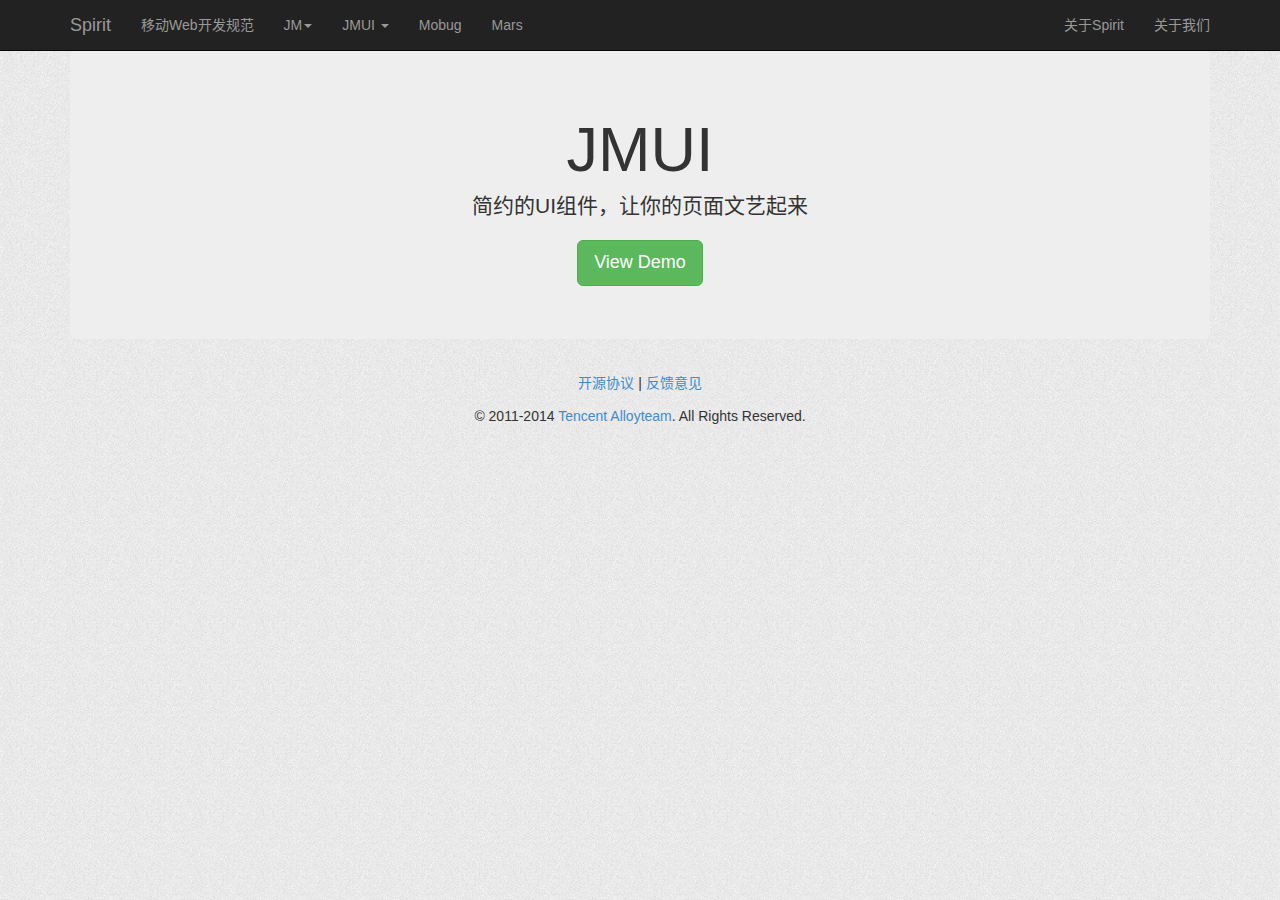
<file: modules/JMUI/index.html>
<!DOCTYPE html>
<html lang="zh-cn">
<head>
    <meta charset="utf-8">
    <meta http-equiv="X-UA-Compatible" content="IE=edge">
    <meta name="viewport" content="width=device-width, initial-scale=1.0">
    <meta name="description" content="Mobile web solutions, based on project Mars.">
    <meta name="author" content="Alloyteam">

    <title>JMUI &middot; Spirit</title>

    <!-- Bootstrap core CSS -->
    <link href="../../bootstrap3/css/bootstrap.min.css" rel="stylesheet">
    <!-- Just for debugging purposes. Don't actually copy this line! -->
    <!--[if lt IE 9]>
        <script src="../../docs-assets/js/ie8-responsive-file-warning.js"></script><![endif]-->

    <!-- HTML5 shim and Respond.js IE8 support of HTML5 elements and media queries -->
    <!--[if lt IE 9]>
      <script src="https://oss.maxcdn.com/libs/html5shiv/3.7.0/html5shiv.js"></script>
      <script src="https://oss.maxcdn.com/libs/respond.js/1.3.0/respond.min.js"></script>
    <![endif]-->
    <link href="../../css/common.css" rel="stylesheet">
</head>
<body>
    <header class="navbar navbar-inverse navbar-fixed-top bs-docs-nav" role="banner">
        <div class="container">
            <div class="navbar-header">
                <button class="navbar-toggle" type="button" data-toggle="collapse" data-target=".bs-navbar-collapse">
                    <span class="sr-only">Toggle navigation</span>
                    <span class="icon-bar"></span>
                    <span class="icon-bar"></span>
                    <span class="icon-bar"></span>
                </button>
                <a class="navbar-brand" href="../../index.html">Spirit</a>
            </div>
            <nav class="collapse navbar-collapse bs-navbar-collapse" role="navigation">
                <ul class="nav navbar-nav">
                    <li><a href="../Standard/index.html">移动Web开发规范</a></li>
                    <li class="dropdown">
                      <a id="drop" role="button" class="dropdown-toggle" data-toggle="dropdown">JM<b class="caret"></b></a>
                      <ul class="dropdown-menu" role="menu" aria-labelledby="drop1">
                        <li role="presentation"><a role="menuitem" tabindex="-1" href="../JM/index.html">组件</a></li>
                        <li role="presentation"><a role="menuitem" tabindex="-1" href="https://github.com/AlloyTeam/JM/archive/master.zip">下载</a></li>
                        <li role="presentation"><a role="menuitem" tabindex="-1" target="_blank" href="https://github.com/AlloyTeam/JM">View on Github</a></li>
                      </ul>
                    </li>
                    <li class="dropdown">
                      <a id="drop" role="button" class="dropdown-toggle" data-toggle="dropdown">JMUI <b class="caret"></b></a>
                      <ul class="dropdown-menu" role="menu" aria-labelledby="drop1">
                        <li role="presentation"><a role="menuitem" tabindex="-1" href="./index.html">简介</a></li>
                        <li role="presentation"><a role="menuitem" tabindex="-1" href="./demo.html">组件</a></li>
                        <li role="presentation"><a role="menuitem" tabindex="-1" href="https://github.com/AlloyTeam/JMUI/archive/master.zip">下载</a></li>
                        <li role="presentation"><a role="menuitem" tabindex="-1" target="_blank" href="https://github.com/AlloyTeam/JMUI">View on Github</a></li>
                      </ul>
                    </li>
                    <li><a href="../Mobug/index.html">Mobug</a></li>
                    <li><a href="../Mars/index.html">Mars</a></li>
                </ul>

                <ul class="nav navbar-nav navbar-right">
                    <li><a data-toggle="modal" data-target="#myModal" href="javascript:;">关于Spirit</a></li>
                    <li><a target="_blank" href="http://www.alloyteam.com/about/">关于我们</a></li>
                </ul>
            </nav>
        </div>
    </header>

    <div class="container">
        <div class="jumbotron text-center">
            <h1>JMUI</h1>
            <p class="lead">简约的UI组件，让你的页面文艺起来</p>
            <p><a class="btn btn-lg btn-success" href="./demo.html" role="button">View Demo</a></p>
        </div>
    </div>

    <!-- Modal -->
    <div class="modal fade" id="myModal" tabindex="-1" role="dialog" aria-labelledby="myModalLabel" aria-hidden="true">
      <div class="modal-dialog">
        <div class="modal-content">
          <div class="modal-header">
            <button type="button" class="close" data-dismiss="modal" aria-hidden="true">&times;</button>
            <h4 class="modal-title" id="myModalLabel">关于Spirit</h4>
          </div>
          <div class="modal-body">
            <p>Spirit（勇气号），美国航天局NASA派往Mars（火星）的第一艘探测器。</p>
            <p>移动Web开发是一块新的领域，甚至有很多坑，这一点与人类从未踏上的Mars（火星）相似。为了避免开发者重复遇到相同的问题，我们创建了Mars项目（<a target="_blank" href="https://github.com/AlloyTeam/Mars">view on Github</a>），收集与归纳移动Web开发中常见的问题。</p>
            <p>Spirit正是为了Mars而生，Mars项目中归纳的问题，会放到Spirit中解决，并沉淀到开发工具（JM与JMUI）以及开发规范中，真正建立移动Web开发的集成解决方案。</p>
            <p>如果你也在移动Web遇到了问题，请到<a target="_blank" href="https://github.com/AlloyTeam/Mars">Mars项目</a>提交Issue。<span class="glyphicon glyphicon-heart-empty"></span></p>
          </div>
          <div class="modal-footer">
            <button type="button" class="btn btn-default" data-dismiss="modal">Close</button>
          </div>
        </div><!-- /.modal-content -->
      </div><!-- /.modal-dialog -->
    </div><!-- /.modal -->

    <div class="footer">
        <div class="container text-center">
            <p><a href="http://alloyteam.github.io/Spirit/MIT-LICENSE.txt">开源协议</a> | <a target="_blank" href="https://github.com/AlloyTeam/Spirit/issues/new">反馈意见</a></p>
            <p>© 2011-2014 <a target="_blank" href="http://www.alloyteam.com/">Tencent Alloyteam</a>. All Rights Reserved.</p>
        </div>
    </div>

    <!-- jQuery (necessary for Bootstrap's JavaScript plugins) -->
    <script src="../../js/jquery.min.js"></script>
    <!-- Include all compiled plugins (below), or include individual files as needed -->
    <script src="../../bootstrap3/js/bootstrap.min.js"></script>
    <script src="../../js/common.js"></script>
    <!--Tencent Analytics-->
    <script type="text/javascript" src="http://tajs.qq.com/stats?sId=24711241" charset="UTF-8"></script>
    <!--Google Analytics-->
    <script type="text/javascript">
      var _gaq = _gaq || [];
      _gaq.push(['_setAccount', 'UA-23019343-9']);
      _gaq.push(['_trackPageview']);

      (function() {
        var ga = document.createElement('script'); ga.type = 'text/javascript'; ga.async = true;
        ga.src = ('https:' == document.location.protocol ? 'https://ssl' : 'http://www') + '.google-analytics.com/ga.js';
        var s = document.getElementsByTagName('script')[0]; s.parentNode.insertBefore(ga, s);
      })();
    </script>
</body>
</html>
</file>
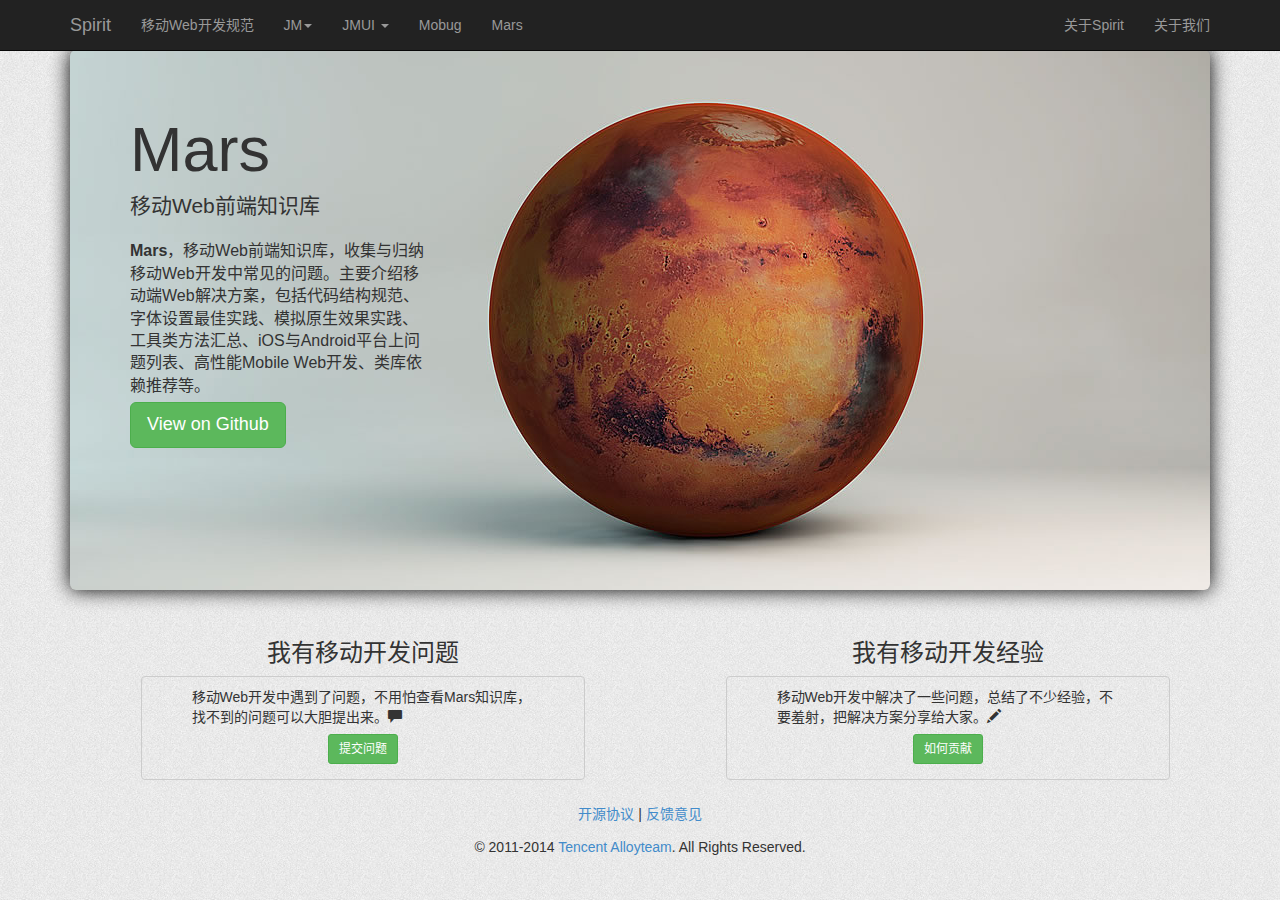
<file: modules/Mars/index.html>
<!DOCTYPE html>
<html lang="zh-cn">
<head>
    <meta charset="utf-8">
    <meta http-equiv="X-UA-Compatible" content="IE=edge">
    <meta name="viewport" content="width=device-width, initial-scale=1.0">
    <meta name="description" content="Mobile web solutions, based on project Mars.">
    <meta name="author" content="Alloyteam">

    <title>Mars &middot; Spirit</title>

    <!-- Bootstrap core CSS -->
    <link href="../../bootstrap3/css/bootstrap.min.css" rel="stylesheet">
    <!-- Just for debugging purposes. Don't actually copy this line! -->
    <!--[if lt IE 9]>
        <script src="../../docs-assets/js/ie8-responsive-file-warning.js"></script><![endif]-->

    <!-- HTML5 shim and Respond.js IE8 support of HTML5 elements and media queries -->
    <!--[if lt IE 9]>
      <script src="https://oss.maxcdn.com/libs/html5shiv/3.7.0/html5shiv.js"></script>
      <script src="https://oss.maxcdn.com/libs/respond.js/1.3.0/respond.min.js"></script>
    <![endif]-->
    <link href="../../css/common.css" rel="stylesheet">
    <link href="./css/index.css" rel="stylesheet">
</head>
<body>
    <header class="navbar navbar-inverse navbar-fixed-top bs-docs-nav" role="banner">
        <div class="container">
            <div class="navbar-header">
                <button class="navbar-toggle" type="button" data-toggle="collapse" data-target=".bs-navbar-collapse">
                    <span class="sr-only">Toggle navigation</span>
                    <span class="icon-bar"></span>
                    <span class="icon-bar"></span>
                    <span class="icon-bar"></span>
                </button>
                <a class="navbar-brand" href="../../index.html">Spirit</a>
            </div>
            <nav class="collapse navbar-collapse bs-navbar-collapse" role="navigation">
                <ul class="nav navbar-nav">
                    <li><a href="../Standard/index.html">移动Web开发规范</a></li>
                    <li class="dropdown">
                      <a id="drop" role="button" class="dropdown-toggle" data-toggle="dropdown">JM<b class="caret"></b></a>
                      <ul class="dropdown-menu" role="menu" aria-labelledby="drop1">
                        <li role="presentation"><a role="menuitem" tabindex="-1" href="../JM/index.html">组件</a></li>
                        <li role="presentation"><a role="menuitem" tabindex="-1" href="https://github.com/AlloyTeam/JM/archive/master.zip">下载</a></li>
                        <li role="presentation"><a role="menuitem" tabindex="-1" target="_blank" href="https://github.com/AlloyTeam/JM">View on Github</a></li>
                      </ul>
                    </li>
                    <li class="dropdown">
                      <a id="drop" role="button" class="dropdown-toggle" data-toggle="dropdown">JMUI <b class="caret"></b></a>
                      <ul class="dropdown-menu" role="menu" aria-labelledby="drop1">
                        <li role="presentation"><a role="menuitem" tabindex="-1" href="../JMUI/index.html">简介</a></li>
                        <li role="presentation"><a role="menuitem" tabindex="-1" href="../JMUI/demo.html">组件</a></li>
                        <li role="presentation"><a role="menuitem" tabindex="-1" href="https://github.com/AlloyTeam/JMUI/archive/master.zip">下载</a></li>
                        <li role="presentation"><a role="menuitem" tabindex="-1" target="_blank" href="https://github.com/AlloyTeam/JMUI">View on Github</a></li>
                      </ul>
                    </li>
                    <li><a href="../Mobug/index.html">Mobug</a></li>
                    <li><a href="./index.html">Mars</a></li>
                </ul>

                <ul class="nav navbar-nav navbar-right">
                    <li><a data-toggle="modal" data-target="#myModal" href="javascript:;">关于Spirit</a></li>
                    <li><a target="_blank" href="http://www.alloyteam.com/about/">关于我们</a></li>
                </ul>
            </nav>
        </div>
    </header>

    <div class="container">
        <div class="jumbotron">
            <h1>Mars</h1>
            <p class="lead">移动Web前端知识库</p>
            <p id="desc">
                <b>Mars</b>，移动Web前端知识库，收集与归纳移动Web开发中常见的问题。主要介绍移动端Web解决方案，包括代码结构规范、字体设置最佳实践、模拟原生效果实践、工具类方法汇总、iOS与Android平台上问题列表、高性能Mobile Web开发、类库依赖推荐等。
            </p>
            <p><a target="_blank" href="https://github.com/AlloyTeam/Mars" class="btn btn-success btn-lg" role="button">View on Github</a></p>
        </div>


        <div class="container">
            <div class="row text-center">
                <div class="col-lg-6 intro-part">
                    <h3>我有移动开发问题</h3>
                    <div class="text-left">
                        移动Web开发中遇到了问题，不用怕查看Mars知识库，找不到的问题可以大胆提出来。<span class="glyphicon glyphicon-comment"></span>
                        <p class="post-btn text-center">
                            <a target="_blank" href="https://github.com/AlloyTeam/Mars/issues/new" class="btn btn-success btn-sm">提交问题</a>
                        </p>
                    </div>
                </div>
                <div class="col-lg-6 intro-part">
                    <h3>我有移动开发经验</h3>
                    <div class="text-left">
                        移动Web开发中解决了一些问题，总结了不少经验，不要羞射，把解决方案分享给大家。<span class="glyphicon glyphicon-pencil"></span>
                        <p class="post-btn text-center">
                            <a target="_blank" href="https://github.com/AlloyTeam/Mars/wiki/%E5%A6%82%E4%BD%95%E8%B4%A1%E7%8C%AE%E5%86%85%E5%AE%B9" class="btn btn-success btn-sm">如何贡献</a>
                        </p>
                    </div>
                </div>
            </div>
        </div>
    </div>

    <!-- Modal -->
    <div class="modal fade" id="myModal" tabindex="-1" role="dialog" aria-labelledby="myModalLabel" aria-hidden="true">
      <div class="modal-dialog">
        <div class="modal-content">
          <div class="modal-header">
            <button type="button" class="close" data-dismiss="modal" aria-hidden="true">&times;</button>
            <h4 class="modal-title" id="myModalLabel">关于Spirit</h4>
          </div>
          <div class="modal-body">
            <p>Spirit（勇气号），美国航天局NASA派往Mars（火星）的第一艘探测器。</p>
            <p>移动Web开发是一块新的领域，甚至有很多坑，这一点与人类从未踏上的Mars（火星）相似。为了避免开发者重复遇到相同的问题，我们创建了Mars项目（<a target="_blank" href="https://github.com/AlloyTeam/Mars">view on Github</a>），收集与归纳移动Web开发中常见的问题。</p>
            <p>Spirit正是为了Mars而生，Mars项目中归纳的问题，会放到Spirit中解决，并沉淀到开发工具（JM与JMUI）以及开发规范中，真正建立移动Web开发的集成解决方案。</p>
            <p>如果你也在移动Web遇到了问题，请到<a target="_blank" href="https://github.com/AlloyTeam/Mars">Mars项目</a>提交Issue。<span class="glyphicon glyphicon-heart-empty"></span></p>
          </div>
          <div class="modal-footer">
            <button type="button" class="btn btn-default" data-dismiss="modal">Close</button>
          </div>
        </div><!-- /.modal-content -->
      </div><!-- /.modal-dialog -->
    </div><!-- /.modal -->

    <div class="footer">
        <div class="container text-center">
            <p><a href="http://alloyteam.github.io/Spirit/MIT-LICENSE.txt">开源协议</a> | <a target="_blank" href="https://github.com/AlloyTeam/Spirit/issues/new">反馈意见</a></p>
            <p>© 2011-2014 <a target="_blank" href="http://www.alloyteam.com/">Tencent Alloyteam</a>. All Rights Reserved.</p>
        </div>
    </div>

    <!-- jQuery (necessary for Bootstrap's JavaScript plugins) -->
    <script src="../../js/jquery.min.js"></script>
    <!-- Include all compiled plugins (below), or include individual files as needed -->
    <script src="../../bootstrap3/js/bootstrap.min.js"></script>
    <script src="../../js/common.js"></script>
    <!--Tencent Analytics-->
    <script type="text/javascript" src="http://tajs.qq.com/stats?sId=24711241" charset="UTF-8"></script>
    <!--Google Analytics-->
    <script type="text/javascript">
      var _gaq = _gaq || [];
      _gaq.push(['_setAccount', 'UA-23019343-9']);
      _gaq.push(['_trackPageview']);

      (function() {
        var ga = document.createElement('script'); ga.type = 'text/javascript'; ga.async = true;
        ga.src = ('https:' == document.location.protocol ? 'https://ssl' : 'http://www') + '.google-analytics.com/ga.js';
        var s = document.getElementsByTagName('script')[0]; s.parentNode.insertBefore(ga, s);
      })();
    </script>
</body>
</html>
</file>
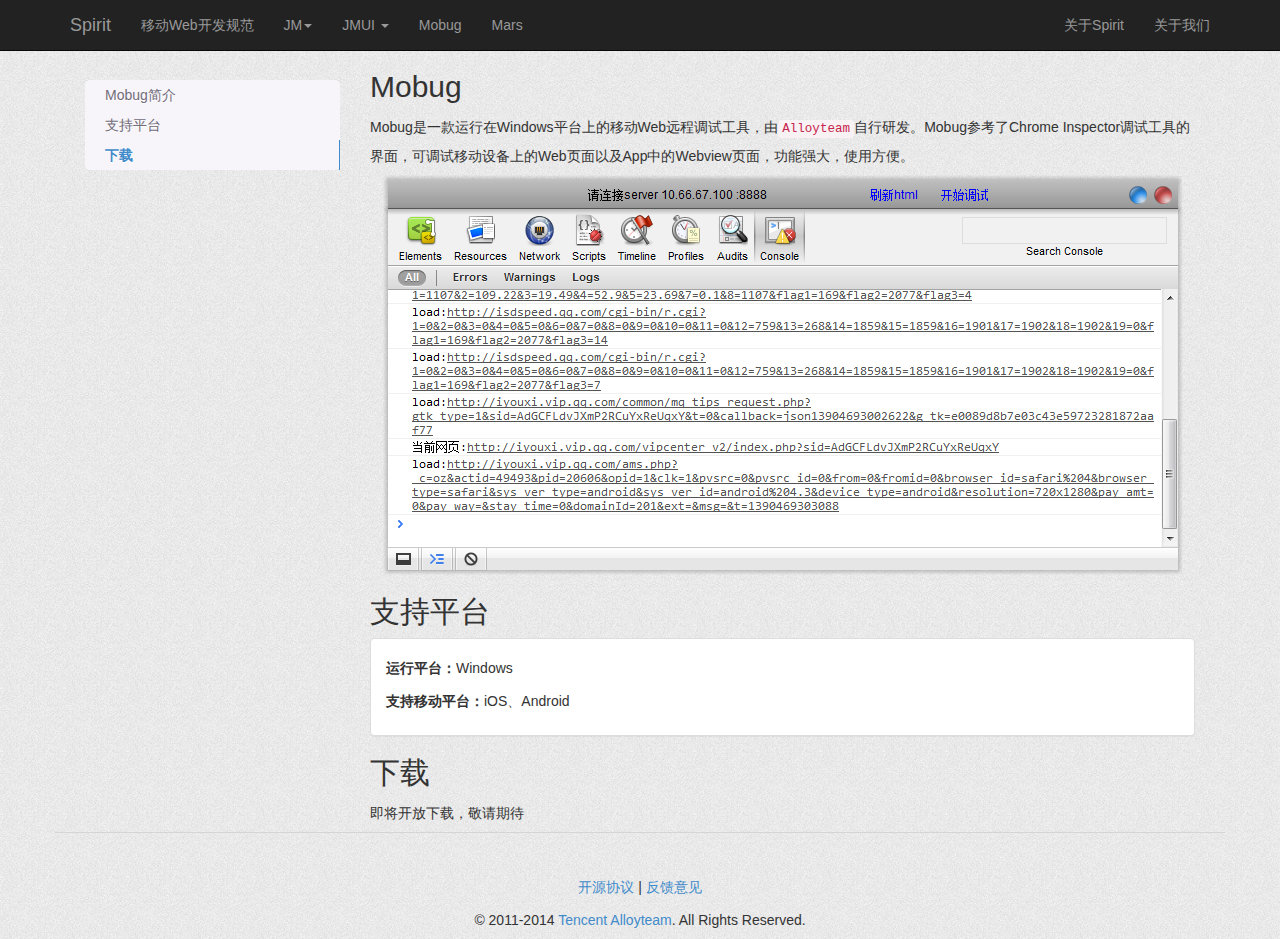
<file: modules/Mobug/index.html>
<!DOCTYPE html>
<html lang="zh-ch">
<head>
    <meta charset="UTF-8">
    <meta name="viewport" content="width=device-width, initial-scale=1.0, maximum-scale=1.0, user-scalable=no">

    <title>Mobug &middot; Spirit</title>

    <!-- Bootstrap -->
    <link rel="stylesheet" href="../../bootstrap3/css/bootstrap.min.css">
    <!-- HTML5 Shim and Respond.js IE8 support of HTML5 elements and media queries -->
    <!--[if lt IE 9]>
        <script src="http://cdn.bootcss.com/html5shiv/3.7.0/html5shiv.min.js"></script>
        <script src="http://cdn.bootcss.com/respond.js/1.3.0/respond.min.js"></script>
    <![endif]-->
    <link rel="stylesheet"href="../../css/common.css" />
    <link rel="stylesheet" href="../../css/prism.css" />
</head>

<body data-spy="scroll" data-target="#sidebar" data-offset="70">

<header id="header" class="navbar navbar-inverse navbar-fixed-top bs-docs-nav" role="banner">
  <div class="container">
    <div class="navbar-header">
      <button class="navbar-toggle" type="button" data-toggle="collapse" data-target=".bs-navbar-collapse">
        <span class="sr-only">Toggle navigation</span>
        <span class="icon-bar"></span>
        <span class="icon-bar"></span>
        <span class="icon-bar"></span>
      </button>
      <a href="../../index.html" class="navbar-brand">Spirit</a>
    </div>
    <nav class="collapse navbar-collapse bs-navbar-collapse" role="navigation">
        <ul class="nav navbar-nav">
            <li><a href="../Standard/index.html">移动Web开发规范</a></li>
            <li class="dropdown">
              <a id="drop" role="button" class="dropdown-toggle" data-toggle="dropdown">JM<b class="caret"></b></a>
              <ul class="dropdown-menu" role="menu" aria-labelledby="drop1">
                <li role="presentation"><a role="menuitem" tabindex="-1" href="../JM/index.html">组件</a></li>
                <li role="presentation"><a role="menuitem" tabindex="-1" href="https://github.com/AlloyTeam/JM/archive/master.zip">下载</a></li>
                <li role="presentation"><a role="menuitem" tabindex="-1" target="_blank" href="https://github.com/AlloyTeam/JM">View on Github</a></li>
              </ul>
            </li>
            <li class="dropdown">
              <a id="drop" role="button" class="dropdown-toggle" data-toggle="dropdown">JMUI <b class="caret"></b></a>
              <ul class="dropdown-menu" role="menu" aria-labelledby="drop1">
                <li role="presentation"><a role="menuitem" tabindex="-1" href="../JMUI/index.html">简介</a></li>
                <li role="presentation"><a role="menuitem" tabindex="-1" href="../JMUI/demo.html">组件</a></li>
                <li role="presentation"><a role="menuitem" tabindex="-1" href="https://github.com/AlloyTeam/JMUI/archive/master.zip">下载</a></li>
                <li role="presentation"><a role="menuitem" tabindex="-1" target="_blank" href="https://github.com/AlloyTeam/JMUI">View on Github</a></li>
              </ul>
            </li>
            <li><a href="../Mobug/index.html">Mobug</a></li>
            <li><a href="../Mars/index.html">Mars</a></li>
        </ul>

        <ul class="nav navbar-nav navbar-right">
            <li><a data-toggle="modal" data-target="#myModal" href="javascript:;">关于Spirit</a></li>
            <li><a target="_blank" href="http://www.alloyteam.com/about/">关于我们</a></li>
        </ul>
    </nav>

  </div>
</header>

<section class="container row">
    <div class="col-md-3">
        <div id="sidebar" class="my_sidebar">
            <ul class="nav">
                <li class="sidebar_head_li"><a href="#overview">Mobug简介</a></li>
                <li class="sidebar_head_li"><a href="#platform">支持平台</a></li>
                <li class="sidebar_head_li"><a href="#download">下载</a></li>         
            </ul>
        </div>
    </div>

    <div class="page_content col-md-9" role="main">
        <section id="overview">
            <h2>Mobug</h2>
            <p>Mobug是一款运行在Windows平台上的移动Web远程调试工具，由<code>Alloyteam</code>自行研发。Mobug参考了Chrome Inspector调试工具的界面，可调试移动设备上的Web页面以及App中的Webview页面，功能强大，使用方便。</p>
            <p style="text-align:center;">
             <img src="./img/screen.png">
            </p>
        </section>
        
        <section id="platform">
            <h2>支持平台</h2>
            <div class="panel panel-default">
                <div class="panel-body">
                    <p><b>运行平台：</b>Windows</p>
                    <p><b>支持移动平台：</b>iOS、Android</p>
                </div>
            </div>
        </section>

    
        <section id="download">
            <h2>下载</h2>
            <p>即将开放下载，敬请期待</p>
        </section>
        </div>
</section>

 <!-- Modal -->
<div class="modal fade" id="myModal" tabindex="-1" role="dialog" aria-labelledby="myModalLabel" aria-hidden="true">
  <div class="modal-dialog">
    <div class="modal-content">
      <div class="modal-header">
        <button type="button" class="close" data-dismiss="modal" aria-hidden="true">&times;</button>
        <h4 class="modal-title" id="myModalLabel">关于Spirit</h4>
      </div>
      <div class="modal-body">
        <p>Spirit（勇气号），美国航天局NASA派往Mars（火星）的第一艘探测器。</p>
        <p>移动Web开发是一块新的领域，甚至有很多坑，这一点与人类从未踏上的Mars（火星）相似。为了避免开发者重复遇到相同的问题，我们创建了Mars项目（<a target="_blank" href="https://github.com/AlloyTeam/Mars">view on Github</a>），收集与归纳移动Web开发中常见的问题。</p>
        <p>Spirit正是为了Mars而生，Mars项目中归纳的问题，会放到Spirit中解决，并沉淀到开发工具（JM与JMUI）以及开发规范中，真正建立移动Web开发的集成解决方案。</p>
        <p>如果你也在移动Web遇到了问题，请到<a target="_blank" href="https://github.com/AlloyTeam/Mars">Mars项目</a>提交Issue。<span class="glyphicon glyphicon-heart-empty"></span></p>
      </div>
      <div class="modal-footer">
        <button type="button" class="btn btn-default" data-dismiss="modal">Close</button>
      </div>
    </div><!-- /.modal-content -->
  </div><!-- /.modal-dialog -->
</div><!-- /.modal -->

<div class="footer">
    <div class="container text-center">
        <p><a href="http://alloyteam.github.io/Spirit/MIT-LICENSE.txt">开源协议</a> | <a target="_blank" href="https://github.com/AlloyTeam/Spirit/issues/new">反馈意见</a></p>
        <p>© 2011-2014 <a target="_blank" href="http://www.alloyteam.com/">Tencent Alloyteam</a>. All Rights Reserved.</p>
    </div>
</div>
   

<!-- jQuery (necessary for Bootstrap's JavaScript plugins) -->
<!-- <script src="http://cdn.bootcss.com/jquery/1.10.2/jquery.min.js"></script> -->
<!-- Include all compiled plugins (below), or include individual files as needed -->
<!-- <script src="http://cdn.bootcss.com/twitter-bootstrap/3.0.3/js/bootstrap.min.js"></script> -->
<script src="../../js/jquery.min.js"></script>
<script src="../../bootstrap3/js/bootstrap.min.js"></script>
<script src="../../js/common.js"></script>

<script>
$(function(){
    // back to top
    setTimeout(function () {
      var $sideBar = $('.my_sidebar')

      $sideBar.affix({
        offset: {
          top: function () {
            var offsetTop      = $sideBar.offset().top
            var sideBarMargin  = parseInt($sideBar.children(0).css('margin-top'), 10)
            var navOuterHeight = $('#header').height()

            return (this.top = offsetTop - navOuterHeight - sideBarMargin)
          }
        , bottom: function () {
            return (this.bottom = $('.footer').outerHeight(true))
          }
        }
      })
    }, 100)

});
</script>
<script type="text/javascript" src="../../js/prism.js"></script>
<!--Tencent Analytics-->
    <script type="text/javascript" src="http://tajs.qq.com/stats?sId=24711241" charset="UTF-8"></script>
    <!--Google Analytics-->
    <script type="text/javascript">
      var _gaq = _gaq || [];
      _gaq.push(['_setAccount', 'UA-23019343-9']);
      _gaq.push(['_trackPageview']);

      (function() {
        var ga = document.createElement('script'); ga.type = 'text/javascript'; ga.async = true;
        ga.src = ('https:' == document.location.protocol ? 'https://ssl' : 'http://www') + '.google-analytics.com/ga.js';
        var s = document.getElementsByTagName('script')[0]; s.parentNode.insertBefore(ga, s);
      })();
    </script>
</body>
</html>
</file>
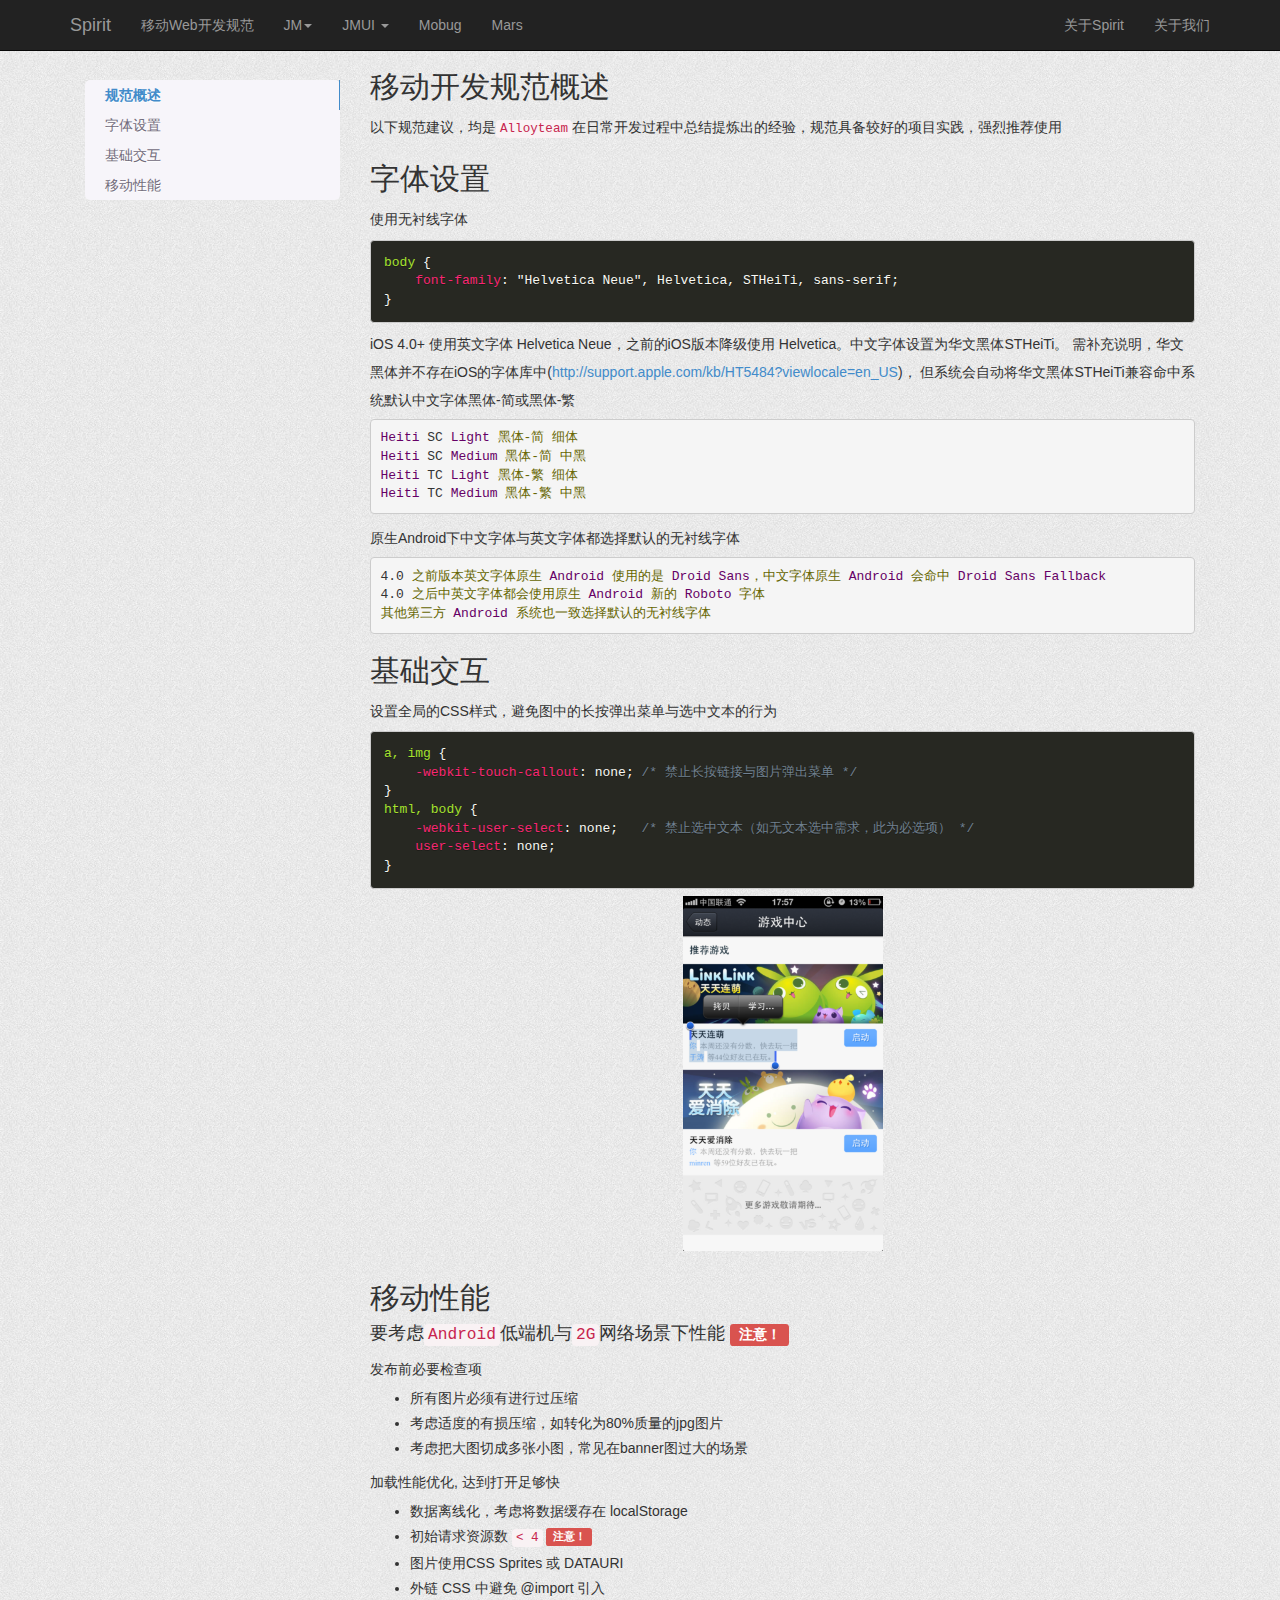
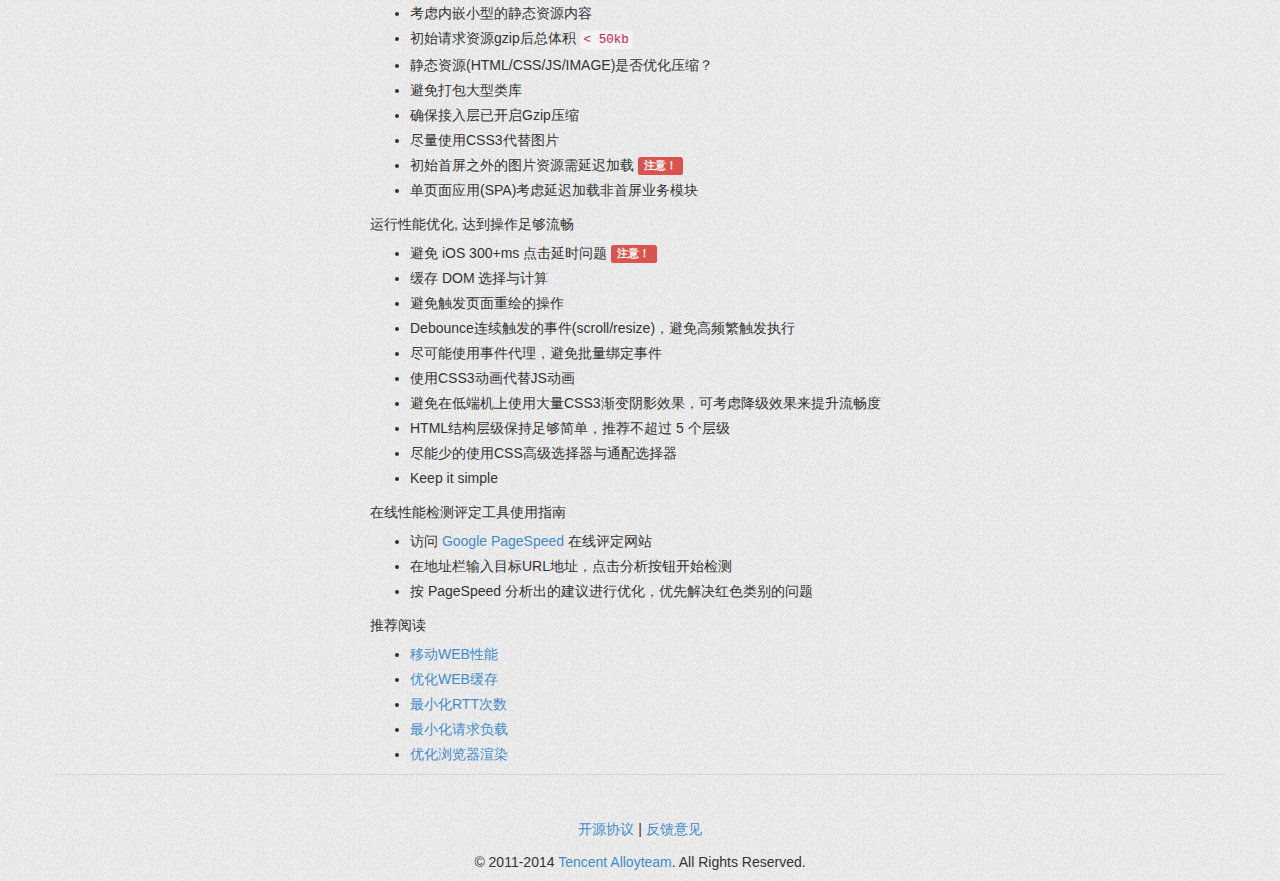
<file: modules/Standard/index.html>
<!DOCTYPE html>
<html lang="zh-ch">
<head>
    <meta charset="UTF-8">
    <meta name="viewport" content="width=device-width, initial-scale=1.0, maximum-scale=1.0, user-scalable=no">

    <title>移动Web开发规范 &middot; Spirit</title>

    <!-- Bootstrap -->
    <link rel="stylesheet" href="../../bootstrap3/css/bootstrap.min.css">
    <!-- HTML5 Shim and Respond.js IE8 support of HTML5 elements and media queries -->
    <!--[if lt IE 9]>
        <script src="http://cdn.bootcss.com/html5shiv/3.7.0/html5shiv.min.js"></script>
        <script src="http://cdn.bootcss.com/respond.js/1.3.0/respond.min.js"></script>
    <![endif]-->
    <link href="../../css/common.css" rel="stylesheet">
    <link rel="stylesheet" href="../../css/prism.css" />
    <style>
        section > ul li {
            margin-bottom: 5px;
        }
        .pun {
            color: #660;
        }
        .typ {
            color: #606;
        }
    </style>
</head>

<body data-spy="scroll" data-target="#sidebar" data-offset="70">

<header id="header" class="navbar navbar-inverse navbar-fixed-top bs-docs-nav" role="banner">
  <div class="container">
    <div class="navbar-header">
      <button class="navbar-toggle" type="button" data-toggle="collapse" data-target=".bs-navbar-collapse">
        <span class="sr-only">Toggle navigation</span>
        <span class="icon-bar"></span>
        <span class="icon-bar"></span>
        <span class="icon-bar"></span>
      </button>
      <a href="../../index.html" class="navbar-brand">Spirit</a>
    </div>
    <nav class="collapse navbar-collapse bs-navbar-collapse" role="navigation">
        <ul class="nav navbar-nav">
            <li><a href="../Standard/index.html">移动Web开发规范</a></li>
            <li class="dropdown">
              <a id="drop" role="button" class="dropdown-toggle" data-toggle="dropdown">JM<b class="caret"></b></a>
              <ul class="dropdown-menu" role="menu" aria-labelledby="drop1">
                <li role="presentation"><a role="menuitem" tabindex="-1" href="../JM/index.html">组件</a></li>
                <li role="presentation"><a role="menuitem" tabindex="-1" href="https://github.com/AlloyTeam/JM/archive/master.zip">下载</a></li>
                <li role="presentation"><a role="menuitem" tabindex="-1" target="_blank" href="https://github.com/AlloyTeam/JM">View on Github</a></li>
              </ul>
            </li>
            <li class="dropdown">
              <a id="drop" role="button" class="dropdown-toggle" data-toggle="dropdown">JMUI <b class="caret"></b></a>
              <ul class="dropdown-menu" role="menu" aria-labelledby="drop1">
                <li role="presentation"><a role="menuitem" tabindex="-1" href="../JMUI/index.html">简介</a></li>
                <li role="presentation"><a role="menuitem" tabindex="-1" href="../JMUI/demo.html">组件</a></li>
                <li role="presentation"><a role="menuitem" tabindex="-1" href="https://github.com/AlloyTeam/JMUI/archive/master.zip">下载</a></li>
                <li role="presentation"><a role="menuitem" tabindex="-1" target="_blank" href="https://github.com/AlloyTeam/JMUI">View on Github</a></li>
              </ul>
            </li>
            <li><a href="../Mobug/index.html">Mobug</a></li>
            <li><a href="../Mars/index.html">Mars</a></li>
        </ul>

        <ul class="nav navbar-nav navbar-right">
            <li><a data-toggle="modal" data-target="#myModal" href="javascript:;">关于Spirit</a></li>
            <li><a target="_blank" href="http://www.alloyteam.com/about/">关于我们</a></li>
        </ul>
    </nav>

  </div>
</header>

<section class="container row">
    <div class="col-md-3">
        <div id="sidebar" class="my_sidebar">
            <ul class="nav">
                <li class="sidebar_head_li"><a href="#overview">规范概述</a></li>
                <li class="sidebar_head_li"><a href="#font">字体设置</a></li>
                <li class="sidebar_head_li"><a href="#base_ui">基础交互</a></li>
                <li class="sidebar_head_li"><a href="#performance">移动性能</a></li>            
            </ul>
        </div>
    </div>

    <div class="page_content col-md-9" role="main">
        <section id="overview">
            <h2>移动开发规范概述</h2>
            <p>以下规范建议，均是<code>Alloyteam</code>在日常开发过程中总结提炼出的经验，规范具备较好的项目实践，强烈推荐使用</p>
        </section>
        
        <section id="font">
            <h2>字体设置</h2>
            <p>使用无衬线字体</p>
            <pre class="language-css"><code>body {
    font-family: "Helvetica Neue", Helvetica, STHeiTi, sans-serif;
}</code></pre>

            <p>iOS 4.0+ 使用英文字体 Helvetica Neue，之前的iOS版本降级使用 Helvetica。中文字体设置为华文黑体STHeiTi。
    需补充说明，华文黑体并不存在iOS的字体库中(<a href="http://support.apple.com/kb/HT5484?viewlocale=en_US" target="_blank">http://support.apple.com/kb/HT5484?viewlocale=en_US</a>)， 但系统会自动将华文黑体STHeiTi兼容命中系统默认中文字体黑体-简或黑体-繁</p>
        <pre class="prettyprint"><span class="typ">Heiti</span><span class="pln"> SC </span><span class="typ">Light</span><span class="pln"> </span><span class="pun">黑体-简</span><span class="pln"> </span><span class="pun">细体</span><span class="pln">
</span><span class="typ">Heiti</span><span class="pln"> SC </span><span class="typ">Medium</span><span class="pln"> </span><span class="pun">黑体-简</span><span class="pln"> </span><span class="pun">中黑</span><span class="pln">
</span><span class="typ">Heiti</span><span class="pln"> TC </span><span class="typ">Light</span><span class="pln"> </span><span class="pun">黑体-繁</span><span class="pln"> </span><span class="pun">细体</span><span class="pln">
</span><span class="typ">Heiti</span><span class="pln"> TC </span><span class="typ">Medium</span><span class="pln"> </span><span class="pun">黑体-繁</span><span class="pln"> </span><span class="pun">中黑</span></pre>

            <p>原生Android下中文字体与英文字体都选择默认的无衬线字体</p>
        <pre class="prettyprint"><span class="lit">4.0</span><span class="pln"> </span><span class="pun">之前版本英文字体原生</span><span class="pln"> </span><span class="typ">Android</span><span class="pln"> </span><span class="pun">使用的是</span><span class="pln"> </span><span class="typ">Droid</span><span class="pln"> </span><span class="typ">Sans</span><span class="pun">，中文字体原生</span><span class="pln"> </span><span class="typ">Android</span><span class="pln"> </span><span class="pun">会命中</span><span class="pln"> </span><span class="typ">Droid</span><span class="pln"> </span><span class="typ">Sans</span><span class="pln"> </span><span class="typ">Fallback</span><span class="pln">
</span><span class="lit">4.0</span><span class="pln"> </span><span class="pun">之后中英文字体都会使用原生</span><span class="pln"> </span><span class="typ">Android</span><span class="pln"> </span><span class="pun">新的</span><span class="pln"> </span><span class="typ">Roboto</span><span class="pln"> </span><span class="pun">字体</span><span class="pln">
</span><span class="pun">其他第三方</span><span class="pln"> </span><span class="typ">Android</span><span class="pln"> </span><span class="pun">系统也一致选择默认的无衬线字体</span></pre>
        </section>

    
        <section id="base_ui">
            <h2>基础交互</h2>
            <p>设置全局的CSS样式，避免图中的长按弹出菜单与选中文本的行为</p>
            <pre class="language-css"><code>a, img {
    -webkit-touch-callout: none; /* 禁止长按链接与图片弹出菜单 */
}
html, body {
    -webkit-user-select: none;   /* 禁止选中文本（如无文本选中需求，此为必选项） */
    user-select: none;
}</code></pre>

            <p style="text-align:center;">
            <img width="200px" src="./img/user-select.png">
            </p>
        </section>

        <section id="performance">
            <h2 id="performance">移动性能</h2>
            <h4>要考虑<code>Android</code>低端机与<code>2G</code>网络场景下性能 <span class="label label-danger">注意！</span></h4>
            <p>发布前必要检查项</p>
            <ul>
                <li>所有图片必须有进行过压缩</li>
                <li>考虑适度的有损压缩，如转化为80%质量的jpg图片</li>
                <li>考虑把大图切成多张小图，常见在banner图过大的场景</li>
            </ul>
            <p>加载性能优化, 达到打开足够快</p>
            <ul>
                <li>数据离线化，考虑将数据缓存在 localStorage</li>
                <li>初始请求资源数 <code>&lt; 4</code> <span class="label label-danger">注意！</span>
                <li>图片使用CSS Sprites 或 DATAURI</li>
                <li>外链 CSS 中避免 @import 引入</li>
                <li>考虑内嵌小型的静态资源内容</li>
                <li>初始请求资源gzip后总体积 <code>&lt; 50kb</code>
                <li>静态资源(HTML/CSS/JS/IMAGE)是否优化压缩？</li>
                <li>避免打包大型类库</li>
                <li>确保接入层已开启Gzip压缩</li>
                <li>尽量使用CSS3代替图片</li>
                <li>初始首屏之外的图片资源需延迟加载 <span class="label label-danger">注意！</span></li>
                <li>单页面应用(SPA)考虑延迟加载非首屏业务模块</li>
            </ul>
            <p>运行性能优化, 达到操作足够流畅</p>
            <ul>
                <li>避免 iOS 300+ms 点击延时问题 <span class="label label-danger">注意！</span></li>
                <li>缓存 DOM 选择与计算</li>
                <li>避免触发页面重绘的操作</li>
                <li>Debounce连续触发的事件(scroll/resize)，避免高频繁触发执行</li>
                <li>尽可能使用事件代理，避免批量绑定事件</li>
                <li>使用CSS3动画代替JS动画</li>
                <li>避免在低端机上使用大量CSS3渐变阴影效果，可考虑降级效果来提升流畅度</li>
                <li>HTML结构层级保持足够简单，推荐不超过 5 个层级</li>
                <li>尽能少的使用CSS高级选择器与通配选择器</li>
                <li>Keep it simple</li>
            </ul>

            <p>在线性能检测评定工具使用指南</p>
            <ul>
                <li>访问 <a href="http://developers.google.com/speed/pagespeed/insights/" target="_blank">Google PageSpeed</a> 在线评定网站</li>
                <li>在地址栏输入目标URL地址，点击分析按钮开始检测</li>
                <li>按 PageSpeed 分析出的建议进行优化，优先解决红色类别的问题</li>
            </ul>

            <p>推荐阅读</p>
            <ul>
                <li><a href="http://www.webperformancetoday.com/tag/mobile-web-performance/" target="_blank">移动WEB性能</a></li>
                <li><a href="https://developers.google.com/speed/docs/best-practices/caching" target="_blank">优化WEB缓存</a></li>
                <li><a href="https://developers.google.com/speed/docs/best-practices/rtt" target="_blank">最小化RTT次数</a></li>
                <li><a href="https://developers.google.com/speed/docs/best-practices/payload" target="_blank">最小化请求负载</a></li>
                <li><a href="https://developers.google.com/speed/docs/best-practices/rendering" target="_blank">优化浏览器渲染</a></li>
            </ul>
        </section>
        </div>
</section>

 <!-- Modal -->
<div class="modal fade" id="myModal" tabindex="-1" role="dialog" aria-labelledby="myModalLabel" aria-hidden="true">
  <div class="modal-dialog">
    <div class="modal-content">
      <div class="modal-header">
        <button type="button" class="close" data-dismiss="modal" aria-hidden="true">&times;</button>
        <h4 class="modal-title" id="myModalLabel">关于Spirit</h4>
      </div>
      <div class="modal-body">
        <p>Spirit（勇气号），美国航天局NASA派往Mars（火星）的第一艘探测器。</p>
        <p>移动Web开发是一块新的领域，甚至有很多坑，这一点与人类从未踏上的Mars（火星）相似。为了避免开发者重复遇到相同的问题，我们创建了Mars项目（<a target="_blank" href="https://github.com/AlloyTeam/Mars">view on Github</a>），收集与归纳移动Web开发中常见的问题。</p>
        <p>Spirit正是为了Mars而生，Mars项目中归纳的问题，会放到Spirit中解决，并沉淀到开发工具（JM与JMUI）以及开发规范中，真正建立移动Web开发的集成解决方案。</p>
        <p>如果你也在移动Web遇到了问题，请到<a target="_blank" href="https://github.com/AlloyTeam/Mars">Mars项目</a>提交Issue。<span class="glyphicon glyphicon-heart-empty"></span></p>
      </div>
      <div class="modal-footer">
        <button type="button" class="btn btn-default" data-dismiss="modal">Close</button>
      </div>
    </div><!-- /.modal-content -->
  </div><!-- /.modal-dialog -->
</div><!-- /.modal -->

<div class="footer">
    <div class="container text-center">
        <p><a href="http://alloyteam.github.io/Spirit/MIT-LICENSE.txt">开源协议</a> | <a target="_blank" href="https://github.com/AlloyTeam/Spirit/issues/new">反馈意见</a></p>
        <p>© 2011-2014 <a target="_blank" href="http://www.alloyteam.com/">Tencent Alloyteam</a>. All Rights Reserved.</p>
    </div>
</div>
   

<!-- jQuery (necessary for Bootstrap's JavaScript plugins) -->
<!-- <script src="http://cdn.bootcss.com/jquery/1.10.2/jquery.min.js"></script> -->
<!-- Include all compiled plugins (below), or include individual files as needed -->
<!-- <script src="http://cdn.bootcss.com/twitter-bootstrap/3.0.3/js/bootstrap.min.js"></script> -->
<script src="../../js/jquery.min.js"></script>
<script src="../../bootstrap3/js/bootstrap.min.js"></script>
<script src="../../js/common.js"></script>

<script>
$(function(){
    // back to top
    setTimeout(function () {
      var $sideBar = $('.my_sidebar')

      $sideBar.affix({
        offset: {
          top: function () {
            var offsetTop      = $sideBar.offset().top
            var sideBarMargin  = parseInt($sideBar.children(0).css('margin-top'), 10)
            var navOuterHeight = $('#header').height()

            return (this.top = offsetTop - navOuterHeight - sideBarMargin)
          }
        , bottom: function () {
            return (this.bottom = $('.footer').outerHeight(true))
          }
        }
      })
    }, 100)

});
</script>
<script type="text/javascript" src="../../js/prism.js"></script>
<!--Tencent Analytics-->
    <script type="text/javascript" src="http://tajs.qq.com/stats?sId=24711241" charset="UTF-8"></script>
    <!--Google Analytics-->
    <script type="text/javascript">
      var _gaq = _gaq || [];
      _gaq.push(['_setAccount', 'UA-23019343-9']);
      _gaq.push(['_trackPageview']);

      (function() {
        var ga = document.createElement('script'); ga.type = 'text/javascript'; ga.async = true;
        ga.src = ('https:' == document.location.protocol ? 'https://ssl' : 'http://www') + '.google-analytics.com/ga.js';
        var s = document.getElementsByTagName('script')[0]; s.parentNode.insertBefore(ga, s);
      })();
    </script>
</body>
</html>
</file>
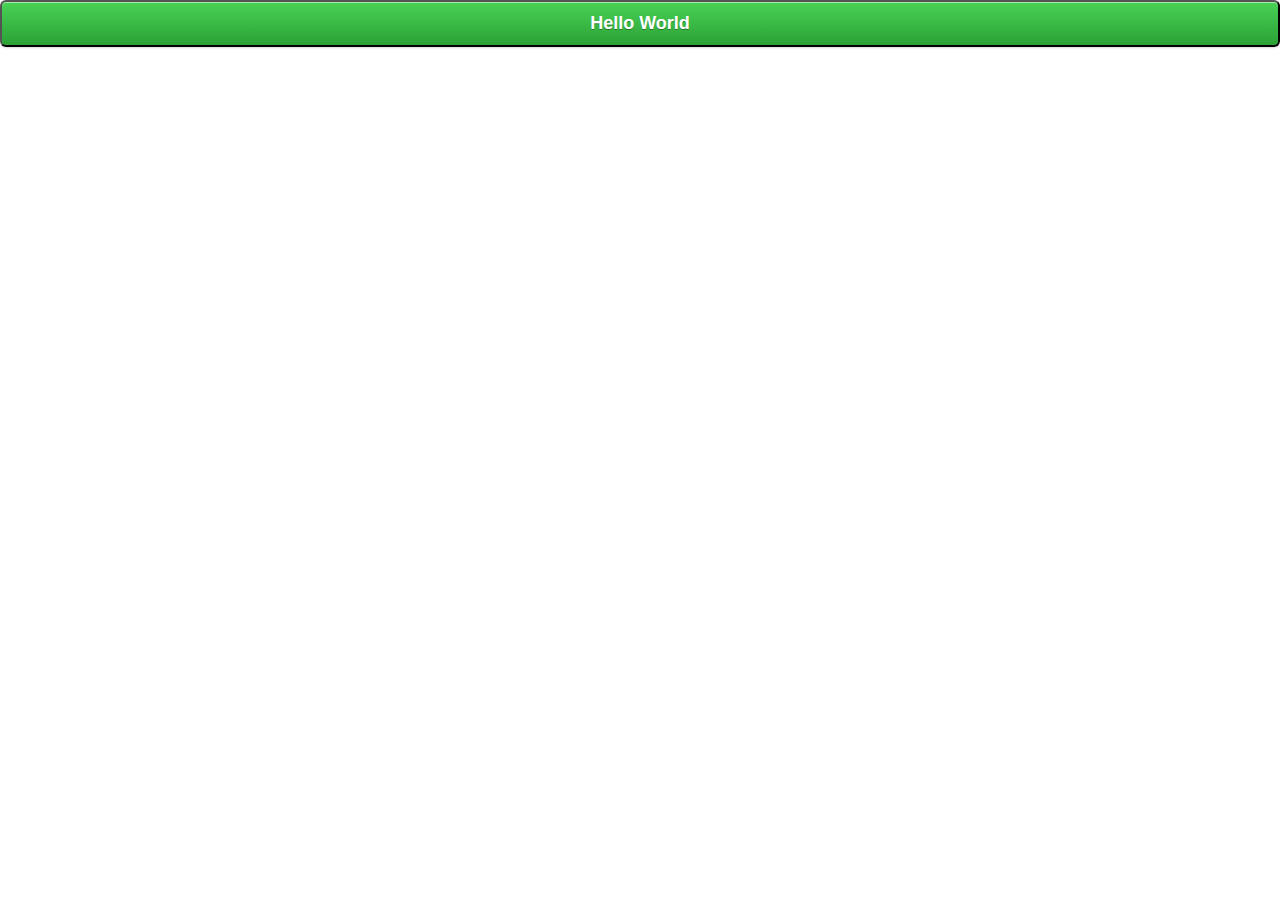
<file: modules/JM/helloWorld.html>
<!doctype html>
<html lang="zh-CN">
<head>
<meta charset="UTF-8">
<meta name="viewport" content="width=device-width, initial-scale=1.0, maximum-scale=1.0, minimum-scale=1.0, user-scalable=no" />
<title>JM Hello World</title>
<link rel="stylesheet" href="./css/jmui/mui-base.css" />
<link rel="stylesheet" type="text/css" href="./css/jmui/mui-buttons-new.css" />
<style>
#myButton{
	
}
.word{
	position: relative;
	width: 100%;
	margin: 50px auto 0;
}
#word1{
	font: 50px/1.5 '\5fae\8f6f\96c5\9ed1',Tahoma,sans-serif;
	position: absolute;
	opacity: 0;
}
#word2{
	margin-left: 80px;
	position: absolute;
	opacity: 0;
	top: 160px;
}
</style>
</head>

<body>

<button id="myButton" class="btn btn-primary btn-block" >
	<span class="btn_text">Hello World</span>
</button>

<div class="word">
	<div id="word1">Hello World !</div>
	<h2 id="word2" >by Tencent AlloyTeam</h2>
</div>



<script src="js/JM.js"></script>
<script >
	var $E = JM.event;
	var $D = JM.dom;

	var btn = $D.id('myButton');
	var word1 = $D.id('word1');
	var word2 = $D.id('word2');

	$E.on(btn,'click',function(){
		//设置动画基本参数，并且每个动画间隔为1.5秒
		J.Animation({
			selector:'#word1',
			duration:1500,
			use3d:true
		}).setStyle({		//向右运动了40%，并且color变成蓝色
			'top':'60px',
			'opacity':'1'
		}).transit(function(){
			
			this.setDuration(600);
			this.scale(2).setStyle({
				'top': '40px',
				'opacity':'0'
			}).transit(function(){
				word1.style.cssText = "";  //清空dom的style，让动画回归起初状态
			});
		});

		J.Animation({
			selector:'#word2',
			duration: 1500,
			use3d : true
		}).setStyle({
			'top':'140px',
			'opacity':'1'
		}).transit(function(){
			
			this.setDuration(800);
			this.scale(2).setStyle({
				'top': '150px',
				'opacity':'0'
			}).transit(function(){
				word2.style.cssText = "";
			});
		});
	});
</script>
	<!--Tencent Analytics-->
    <script type="text/javascript" src="http://tajs.qq.com/stats?sId=24711241" charset="UTF-8"></script>
    <!--Google Analytics-->
    <script type="text/javascript">
      var _gaq = _gaq || [];
      _gaq.push(['_setAccount', 'UA-23019343-9']);
      _gaq.push(['_trackPageview']);

      (function() {
        var ga = document.createElement('script'); ga.type = 'text/javascript'; ga.async = true;
        ga.src = ('https:' == document.location.protocol ? 'https://ssl' : 'http://www') + '.google-analytics.com/ga.js';
        var s = document.getElementsByTagName('script')[0]; s.parentNode.insertBefore(ga, s);
      })();
    </script>
</body>
</html>
</file>
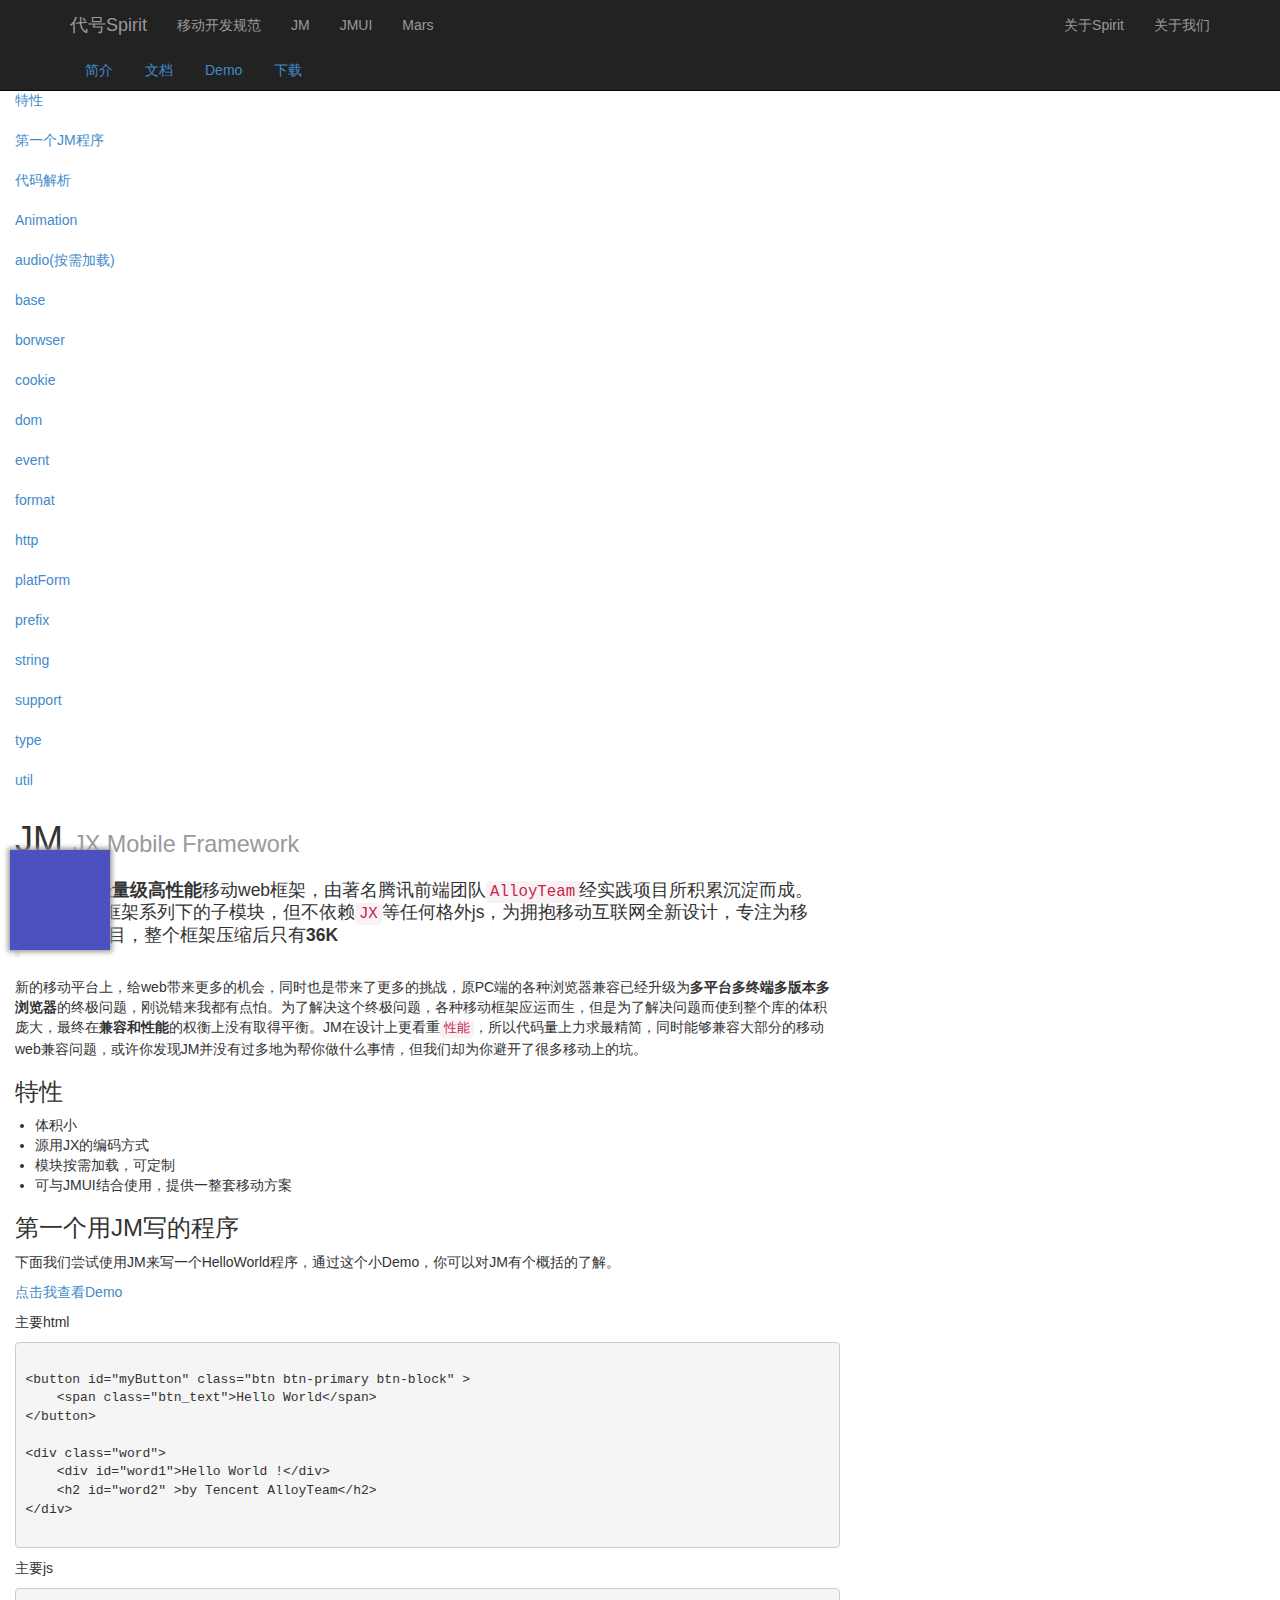
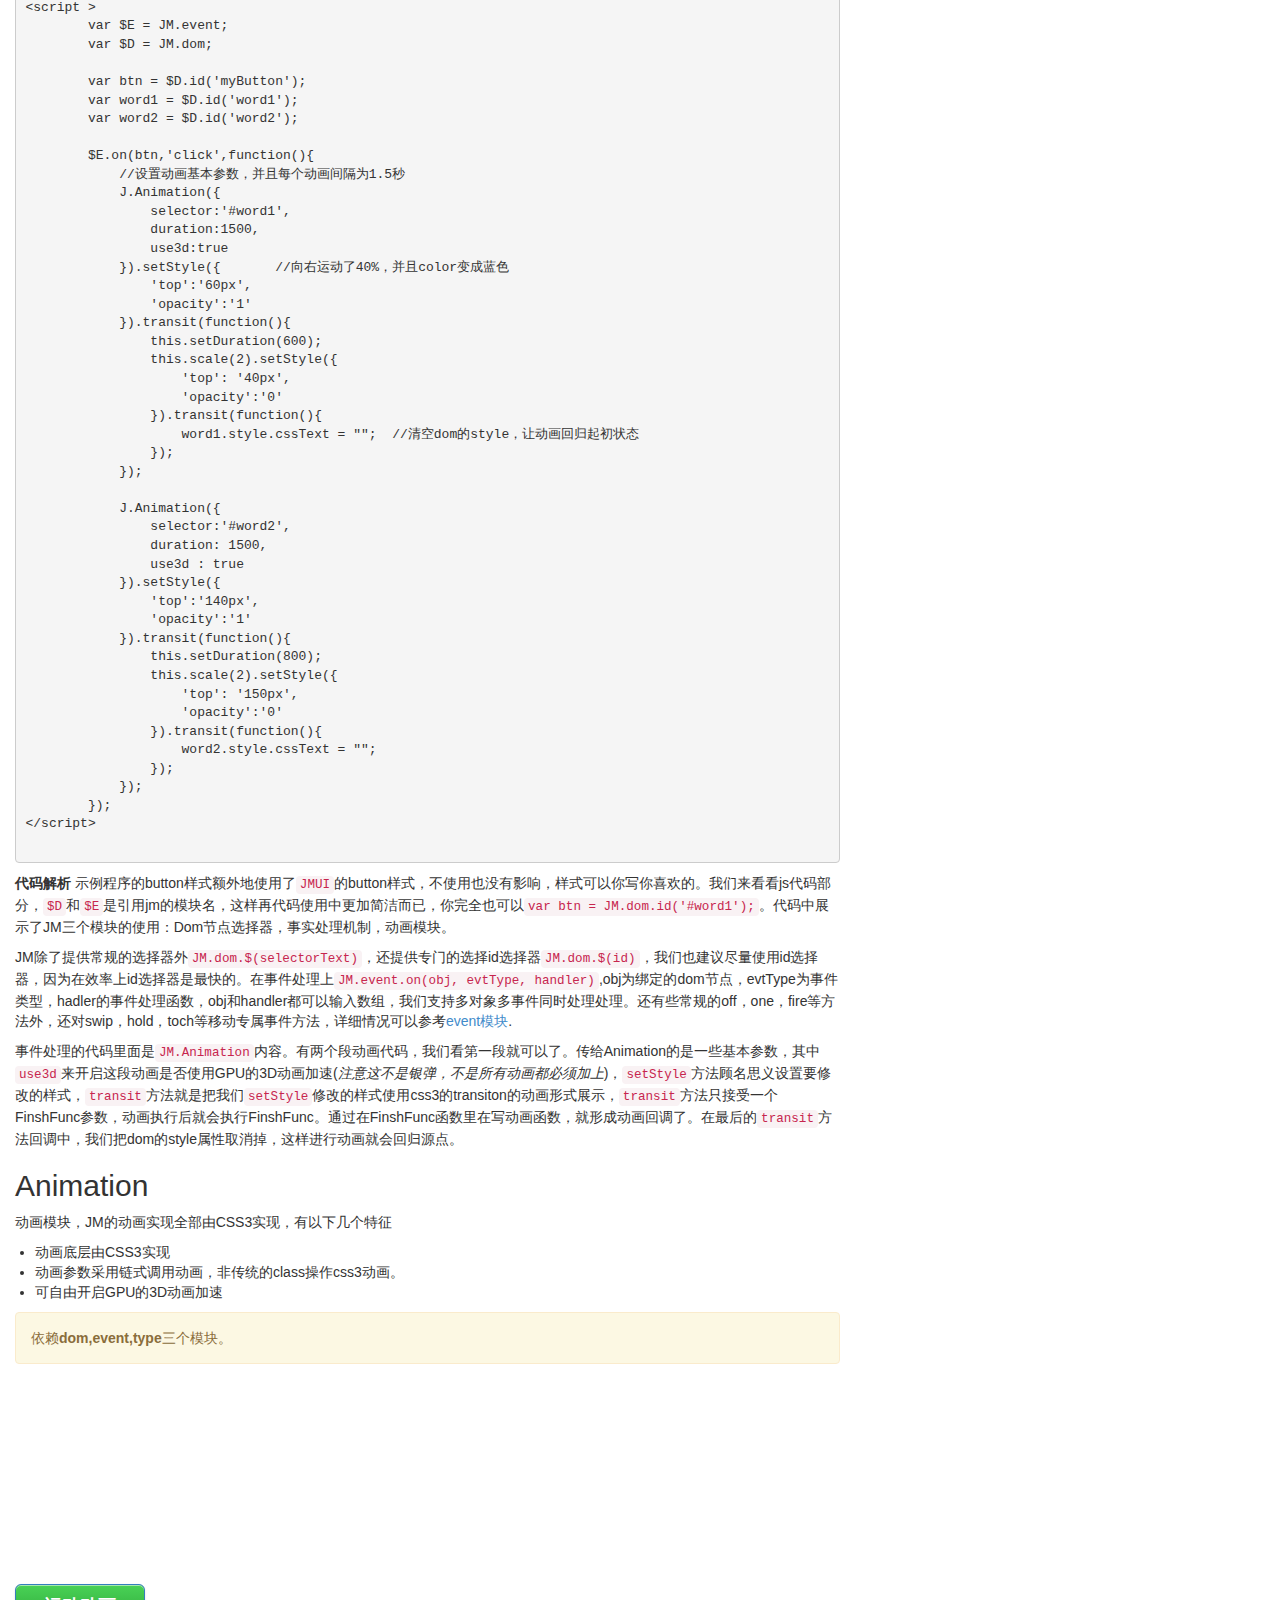
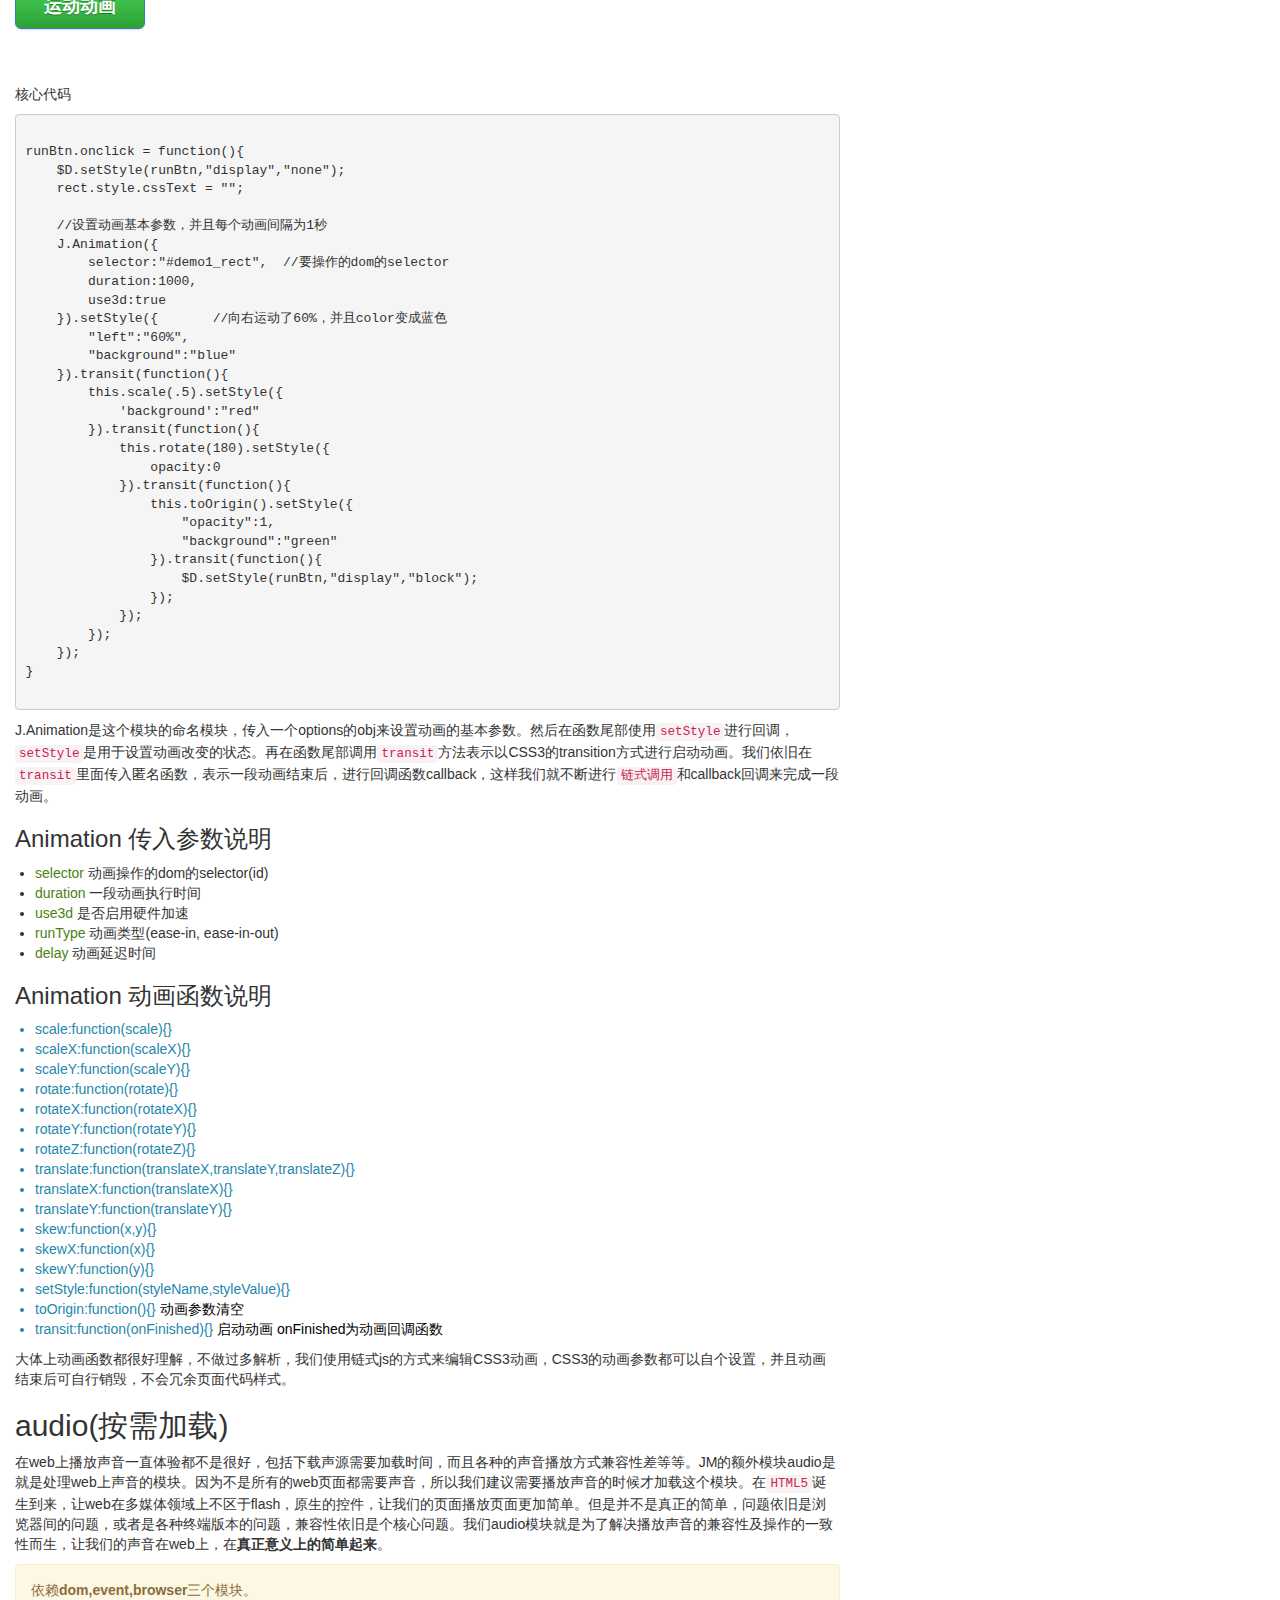
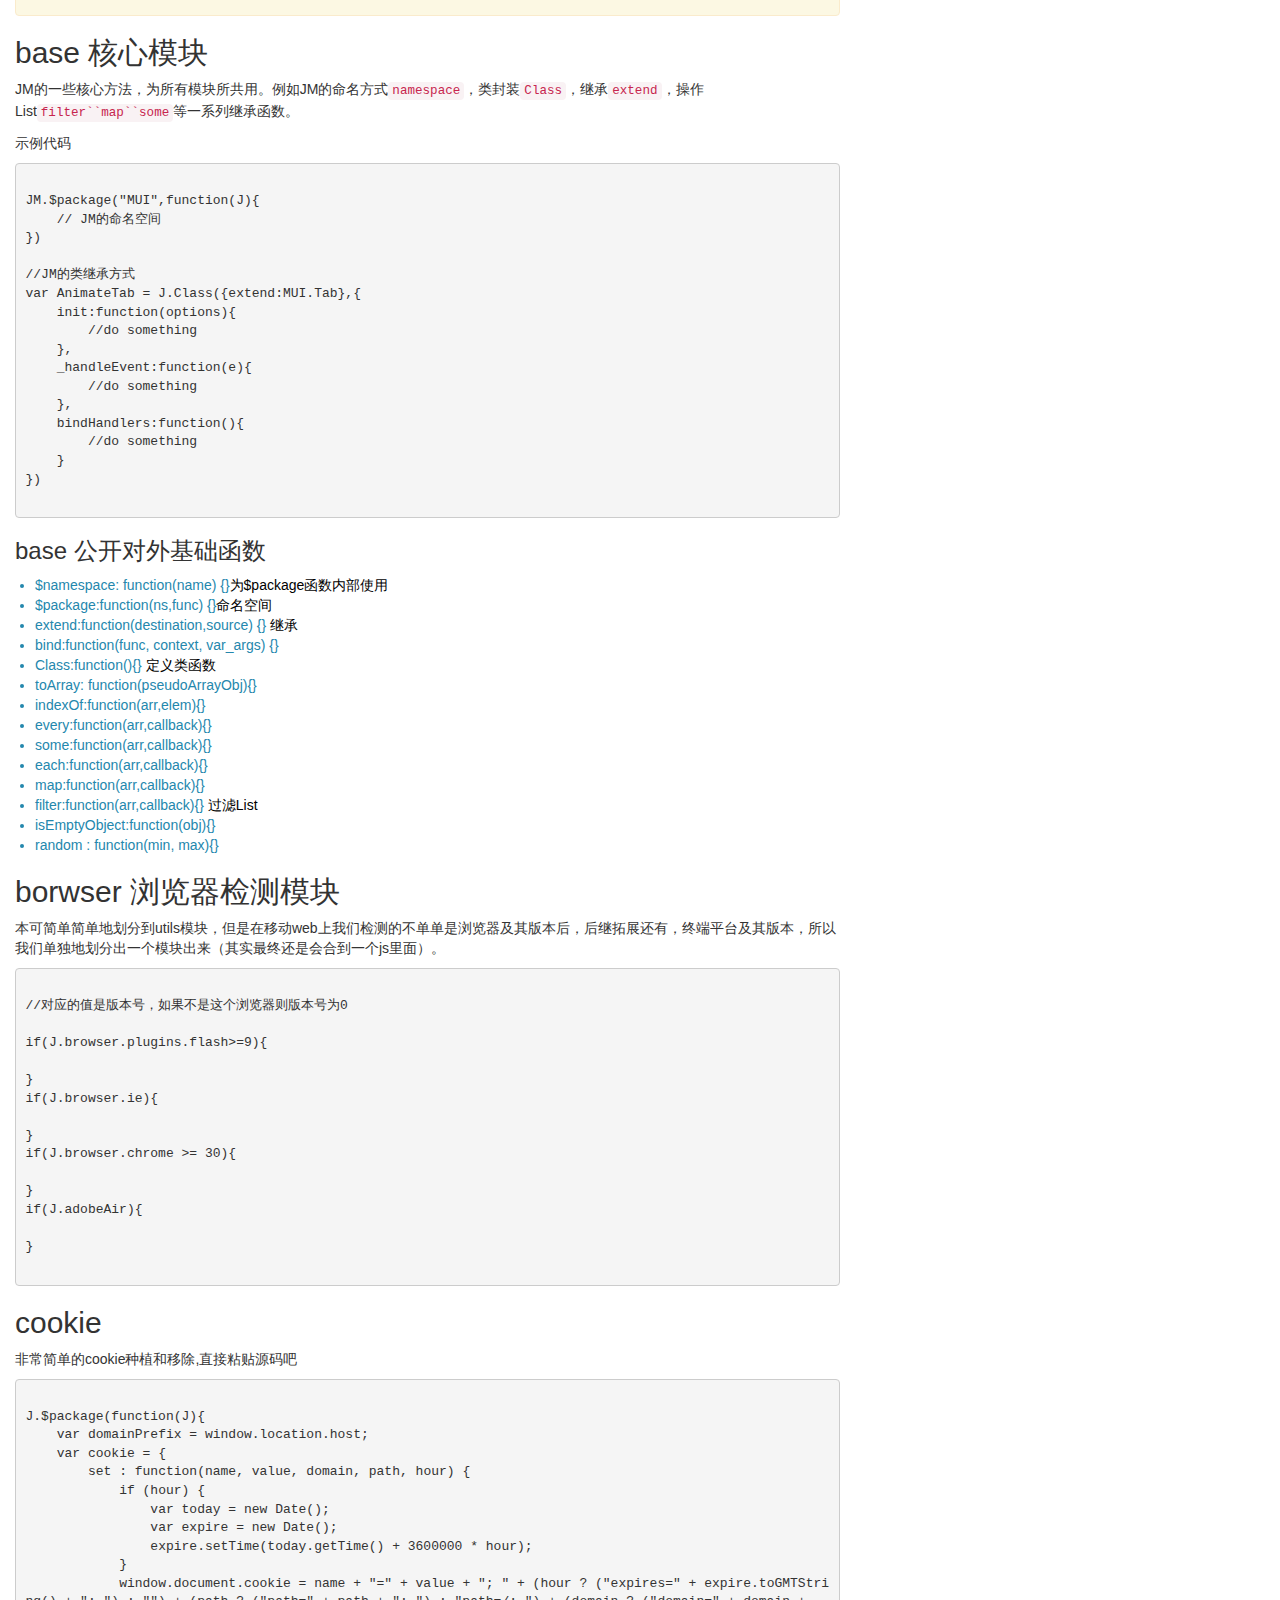
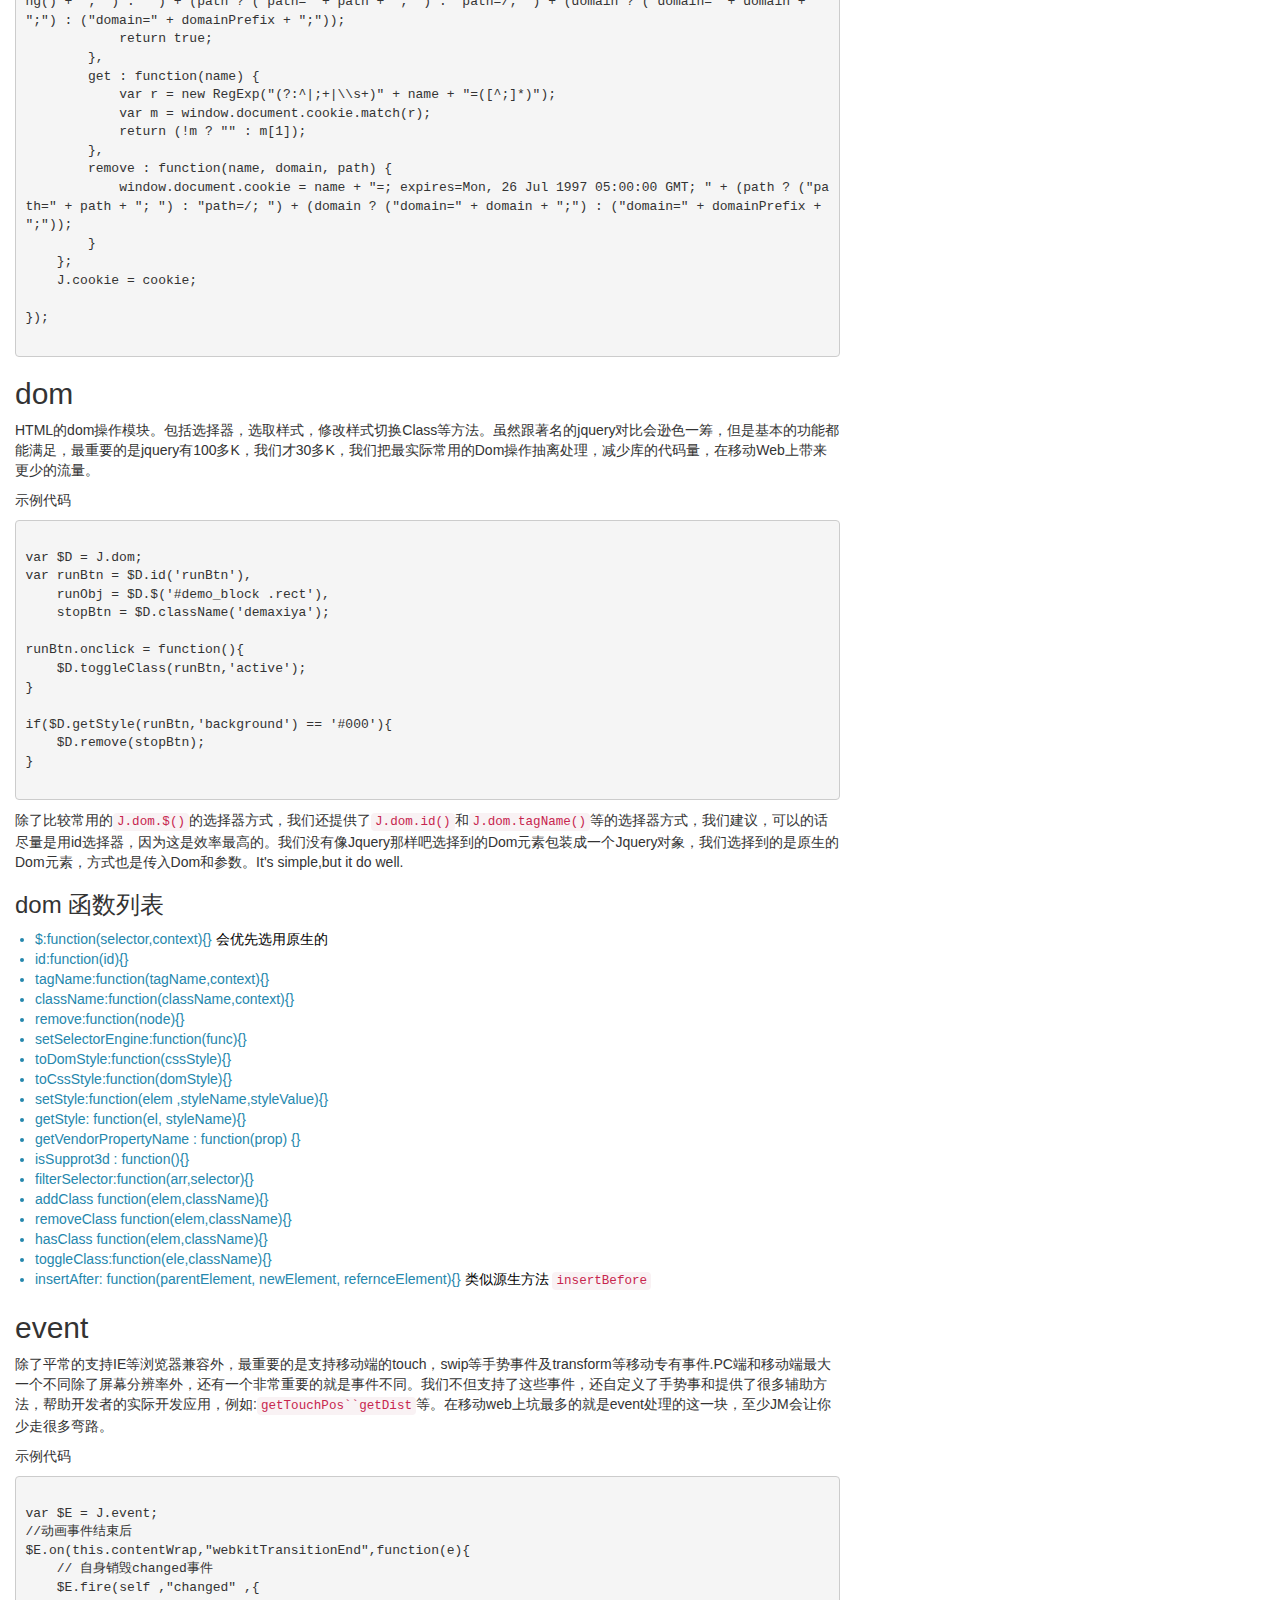
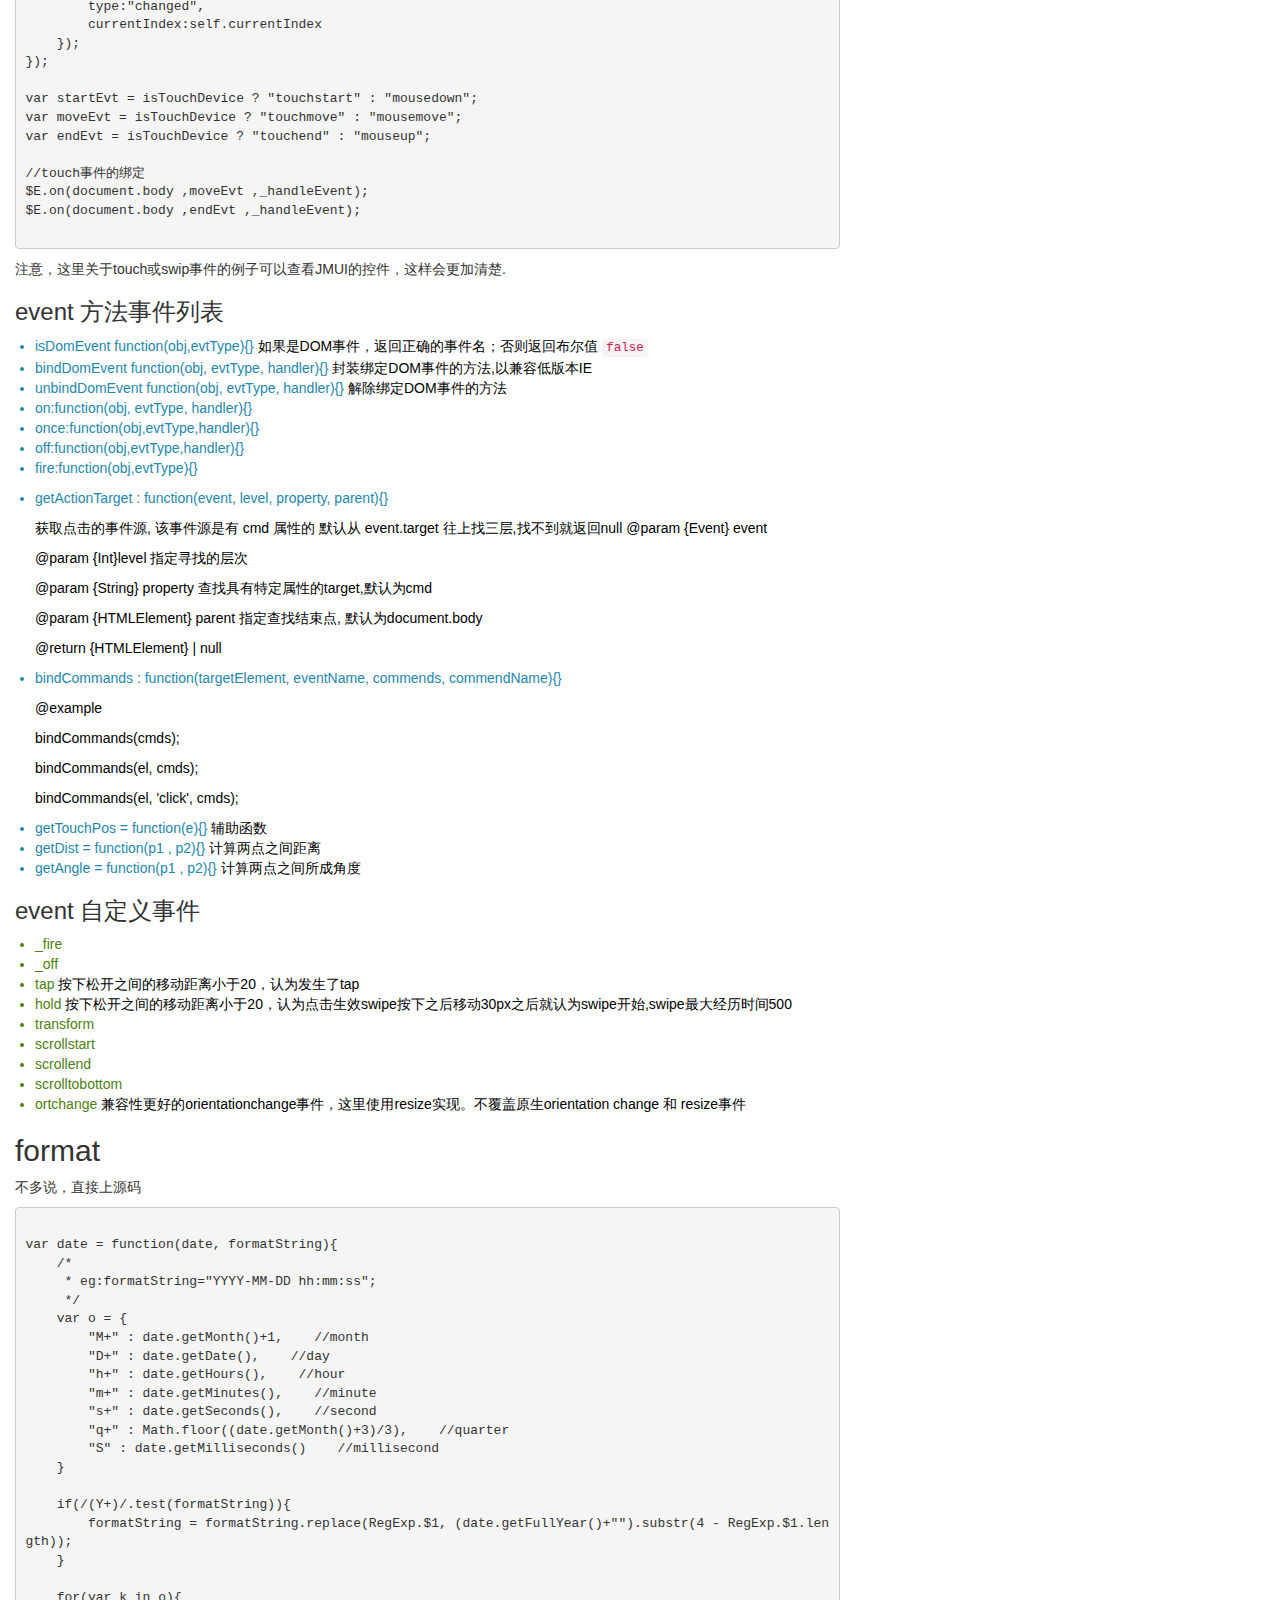
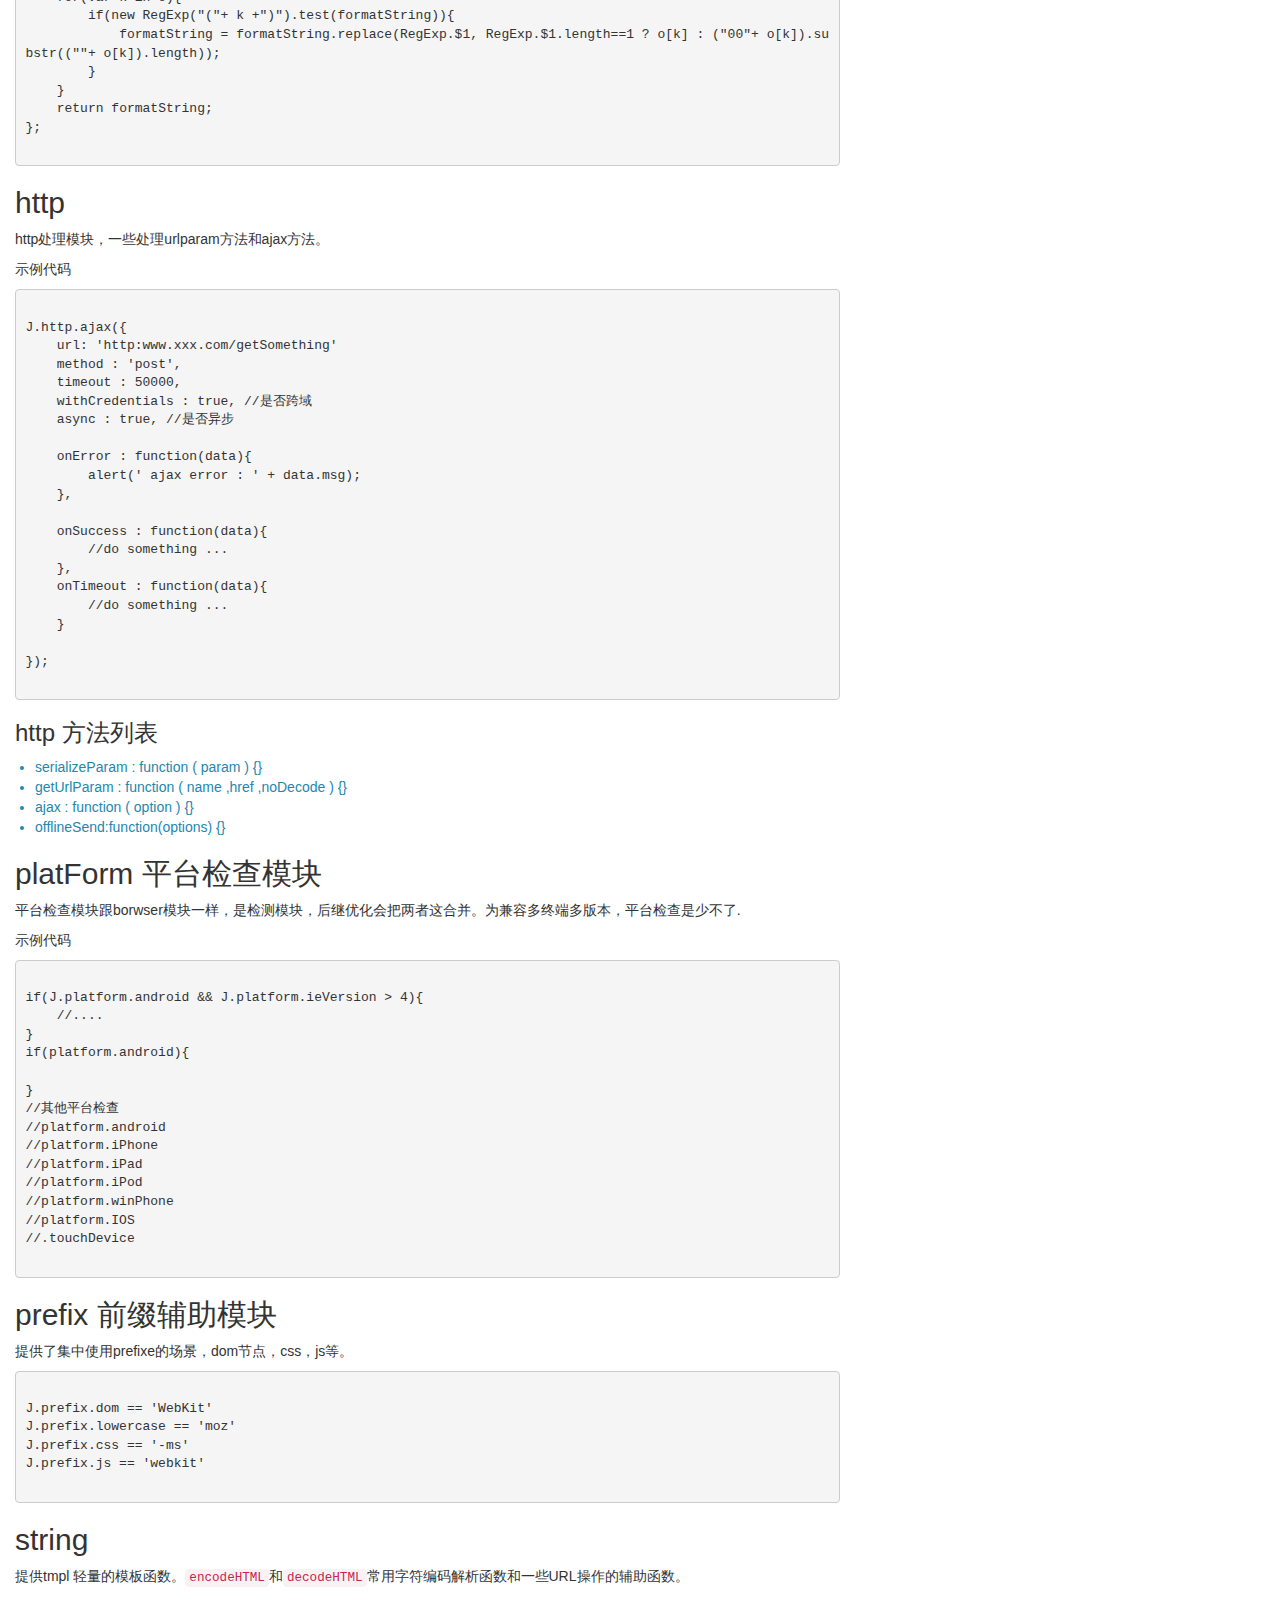
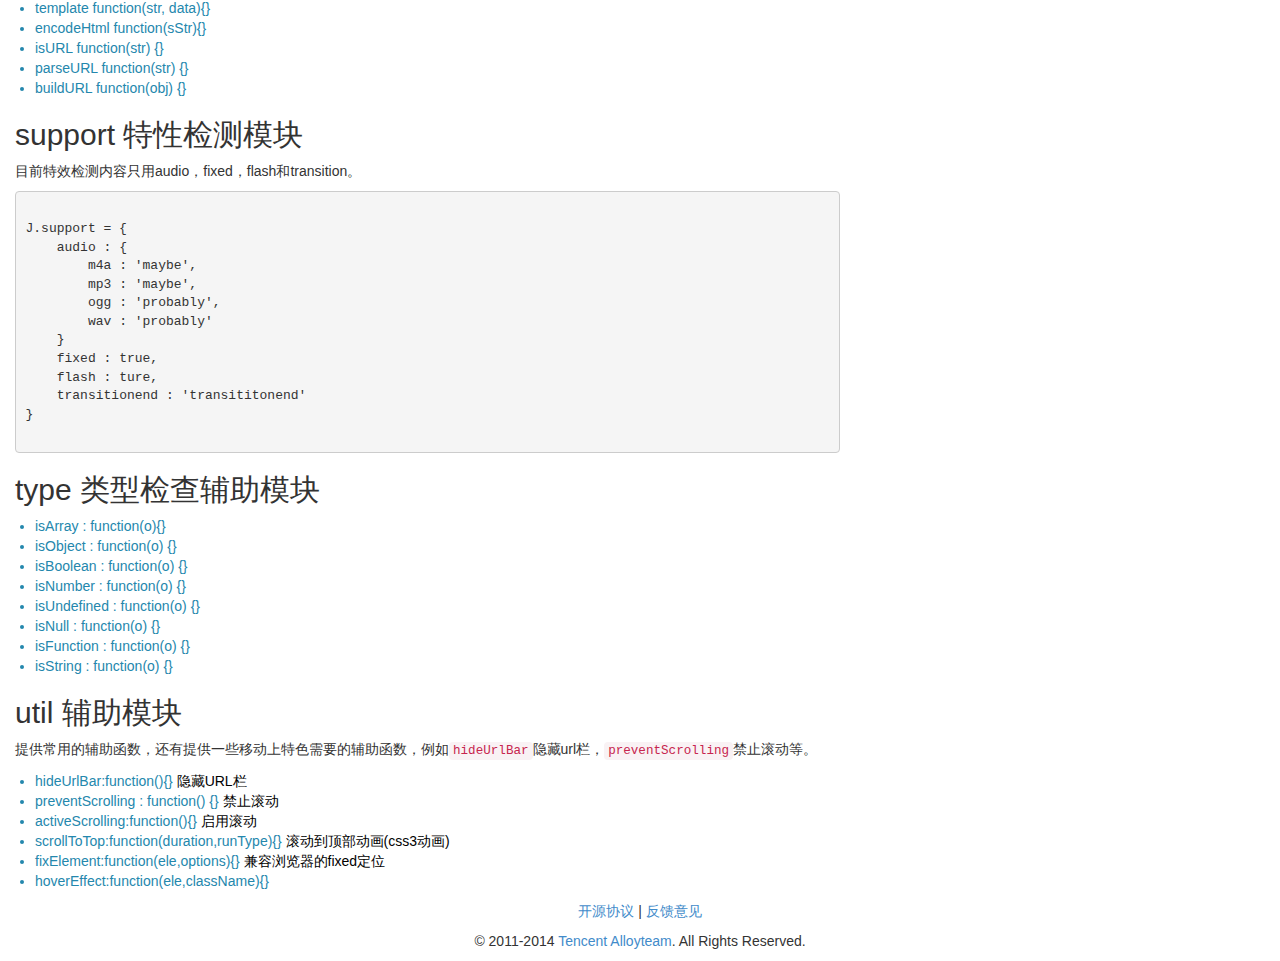
<file: modules/JM/jm.html>
<!DOCTYPE html>
<html lang="en">
<head>
<title>Mobile Web Spirit</title>
<meta charset="UTF-8">
<meta name="viewport" content="width=device-width, initial-scale=1.0, maximum-scale=1.0, user-scalable=no">
<!-- Bootstrap -->
<link rel="stylesheet" href="../../bootstrap3/css/bootstrap.min.css">
<!-- HTML5 Shim and Respond.js IE8 support of HTML5 elements and media queries -->
<!--[if lt IE 9]>
    <script src="http://cdn.bootcss.com/html5shiv/3.7.0/html5shiv.min.js"></script>
    <script src="http://cdn.bootcss.com/respond.js/1.3.0/respond.min.js"></script>
<![endif]-->
<link rel="stylesheet" href="./css/jmui/mui-base.css" />
<link rel="stylesheet" href="./css/jmui/mui-buttons-new.css" />
<link rel="stylesheet" href="./css/main.css" />

</head>

<body data-spy="scroll" data-target="#sidebar" data-offset="70">

<header id="header" class="navbar navbar-inverse navbar-fixed-top bs-docs-nav" role="banner">
  <div class="container">
    <div class="navbar-header">
      <button class="navbar-toggle" type="button" data-toggle="collapse" data-target=".bs-navbar-collapse">
        <span class="sr-only">Toggle navigation</span>
        <span class="icon-bar"></span>
        <span class="icon-bar"></span>
        <span class="icon-bar"></span>
      </button>
      <a href="../" class="navbar-brand">代号Spirit</a>
    </div>
    <nav class="collapse navbar-collapse bs-navbar-collapse" role="navigation">
    	<ul class="nav navbar-nav">
            <li><a href="./index.html">移动开发规范</a></li>
            <li><a href="./modules/JM/jm.html">JM</a></li>
            <li><a id="nav-jmui" href="./modules/JMUI/jmui.html">JMUI</a></li>
            <li><a href="./modules/Mars/mars.html">Mars</a></li>
        </ul>

        <ul class="nav navbar-nav navbar-right">
            <li><a data-toggle="modal" data-target="#myModal" href="javascript:;">关于Spirit</a></li>
            <li><a target="_blank" href="http://www.alloyteam.com/about/">关于我们</a></li>
        </ul>
    </nav>

    <nav id="secondNav">
    	<ul class="nav nav-pills">
		 	<li><a href="#jm-intro">简介</a></li>
		 	<li><a href="#jm-doc">文档</a></li>
		 	<li><a href="#jm-demo">Demo</a></li>
		 	<li><a href="#jm-download">下载</a></li>
		</ul>
    </nav>

  </div>
</header>

<section id="jm" class="container row">

	<div id="sidebar" class="my_sidebar">
		<ul class="nav">
			<li class="sidebar_head_li hasInner" ><a href="#overview">概述</a>
			    <ul class="nav sidebar_inner">
				    <li><a href="#overview_intro">介绍</a></li>
				    <li><a href="#overview_features">特性</a></li>
				    <li><a href="#overview_first">第一个JM程序</a></li>
				    <li><a href="#overview_analysis">代码解析</a></li>
				 </ul>
			</li>
			<li class="sidebar_head_li"><a href="#animation">Animation</a></li>
			<li class="sidebar_head_li"><a href="#audio">audio(按需加载)</a></li>
			<li class="sidebar_head_li"><a href="#base">base</a></li>
			<li class="sidebar_head_li"><a href="#borwser">borwser</a></li>
			<li class="sidebar_head_li"><a href="#cookie">cookie</a></li>
			<li class="sidebar_head_li"><a href="#dom">dom</a></li>
			<li class="sidebar_head_li"><a href="#event">event</a></li>
			<li class="sidebar_head_li"><a href="#format">format</a></li>
			<li class="sidebar_head_li"><a href="#http">http</a></li>
			<li class="sidebar_head_li"><a href="#platForm">platForm</a></li>
			<li class="sidebar_head_li"><a href="#prefix">prefix</a></li>
			<li class="sidebar_head_li"><a href="#string">string</a></li>
			<li class="sidebar_head_li"><a href="#support">support</a></li>
			<li class="sidebar_head_li"><a href="#type">type</a></li>
			<li class="sidebar_head_li"><a href="#util">util</a></li>
	                          
		</ul>
	</div>

	<div class="page_content col-md-9">
		<div id="overview">
			<h1 id="overview_intro">JM <small>JX Mobile Framework</small></h1>
			<blockquote>
				<p>新一代<strong>轻量级高性能</strong>移动web框架，由著名腾讯前端团队<code>AlloyTeam</code>经实践项目所积累沉淀而成。同属<code>JX</code>框架系列下的子模块，但不依赖<code>JX</code>等任何格外js，为拥抱移动互联网全新设计，专注为移动web项目，整个框架压缩后只有<strong>36K</strong></p>
			</blockquote>

			<p>新的移动平台上，给web带来更多的机会，同时也是带来了更多的挑战，原PC端的各种浏览器兼容已经升级为<strong>多平台多终端多版本多浏览器</strong>的终极问题，刚说错来我都有点怕。为了解决这个终极问题，各种移动框架应运而生，但是为了解决问题而使到整个库的体积庞大，最终在<strong>兼容和性能</strong>的权衡上没有取得平衡。JM在设计上更看重<code>性能</code>，所以代码量上力求最精简，同时能够兼容大部分的移动web兼容问题，或许你发现JM并没有过多地为帮你做什么事情，但我们却为你避开了很多移动上的坑。
			</p>

			<h3 id="overview_features">特性</h3>
			<ul>
				<li>体积小</li>
				<li>源用JX的编码方式</li>
				<li>模块按需加载，可定制</li>
				<li>可与JMUI结合使用，提供一整套移动方案</li>
			</ul>

			<h3 id="overview_first">第一个用JM写的程序</h3>
			<p>下面我们尝试使用JM来写一个HelloWorld程序，通过这个小Demo，你可以对JM有个概括的了解。</p>
			<p><a href="http://www.mytest.com/helloWorld.html">点击我查看Demo</a></p>
			<p>主要html</p>
			<pre><code>
&lt;button id="myButton" class="btn btn-primary btn-block" &gt;
    &lt;span class="btn_text"&gt;Hello World&lt;/span&gt;
&lt;/button&gt;

&lt;div class="word"&gt;
    &lt;div id="word1"&gt;Hello World !&lt;/div&gt;
    &lt;h2 id="word2" &gt;by Tencent AlloyTeam&lt;/h2&gt;
&lt;/div&gt;
			</code></pre>
			<p>主要js</p>
			<pre><code>&lt;script &gt;
	var $E = JM.event;
	var $D = JM.dom;

	var btn = $D.id('myButton');
	var word1 = $D.id('word1');
	var word2 = $D.id('word2');

	$E.on(btn,'click',function(){
	    //设置动画基本参数，并且每个动画间隔为1.5秒
	    J.Animation({
	        selector:'#word1',
	        duration:1500,
	        use3d:true
	    }).setStyle({       //向右运动了40%，并且color变成蓝色
	        'top':'60px',
	        'opacity':'1'
	    }).transit(function(){
	        this.setDuration(600);
	        this.scale(2).setStyle({
	            'top': '40px',
	            'opacity':'0'
	        }).transit(function(){
	            word1.style.cssText = "";  //清空dom的style，让动画回归起初状态
	        });
	    });

	    J.Animation({
	        selector:'#word2',
	        duration: 1500,
	        use3d : true
	    }).setStyle({
	        'top':'140px',
	        'opacity':'1'
	    }).transit(function(){
	        this.setDuration(800);
	        this.scale(2).setStyle({
	            'top': '150px',
	            'opacity':'0'
	        }).transit(function(){
	            word2.style.cssText = "";
	        });
	    });
	});
&lt;/script&gt;
			</code></pre>

			<p id="overview_analysis"><strong>代码解析</strong>
			示例程序的button样式额外地使用了<code>JMUI</code>的button样式，不使用也没有影响，样式可以你写你喜欢的。我们来看看js代码部分，<code>$D</code>和<code>$E</code>是引用jm的模块名，这样再代码使用中更加简洁而已，你完全也可以<code>var btn = JM.dom.id('#word1');</code>。代码中展示了JM三个模块的使用：Dom节点选择器，事实处理机制，动画模块。</p>
			
			<p>JM除了提供常规的选择器外<code>JM.dom.$(selectorText)</code>，还提供专门的选择id选择器<code>JM.dom.$(id)</code>，我们也建议尽量使用id选择器，因为在效率上id选择器是最快的。在事件处理上<code>JM.event.on(obj, evtType, handler)</code>,obj为绑定的dom节点，evtType为事件类型，hadler的事件处理函数，obj和handler都可以输入数组，我们支持多对象多事件同时处理处理。还有些常规的off，one，fire等方法外，还对swip，hold，toch等移动专属事件方法，详细情况可以参考<a href="#event">event模块</a>.</p>

			<p>事件处理的代码里面是<code>JM.Animation</code>内容。有两个段动画代码，我们看第一段就可以了。传给Animation的是一些基本参数，其中<code>use3d</code>来开启这段动画是否使用GPU的3D动画加速(<em>注意这不是银弹，不是所有动画都必须加上</em>)，<code>setStyle</code>方法顾名思义设置要修改的样式，<code>transit</code>方法就是把我们<code>setStyle</code>修改的样式使用css3的transiton的动画形式展示，<code>transit</code>方法只接受一个FinshFunc参数，动画执行后就会执行FinshFunc。通过在FinshFunc函数里在写动画函数，就形成动画回调了。在最后的<code>transit</code>方法回调中，我们把dom的style属性取消掉，这样进行动画就会回归源点。</p>
		

		</div>
		
		
		<h2 id="animation">Animation</h2>
		<p>动画模块，JM的动画实现全部由CSS3实现，有以下几个特征</p>
		<ul>
			<li>动画底层由CSS3实现</li>
			<li>动画参数采用链式调用动画，非传统的class操作css3动画。</li>
			<li>可自由开启GPU的3D动画加速</li>
		</ul>
		<div class="alert alert-warning">
			依赖<strong>dom,event,type</strong>三个模块。
		</div>

		<div class="demo_block">
			<div id="demo1_rect" class="rect"></div>
			<button id="demo1_runbtn" onclick="goAnimation" class="btn btn-primary" style="top:200px;">运动动画</button>
		</div>

		<p>核心代码</p>
		<pre><code>
runBtn.onclick = function(){
    $D.setStyle(runBtn,"display","none");
    rect.style.cssText = "";

    //设置动画基本参数，并且每个动画间隔为1秒
    J.Animation({
        selector:"#demo1_rect",  //要操作的dom的selector
        duration:1000,
        use3d:true
    }).setStyle({       //向右运动了60%，并且color变成蓝色
        "left":"60%",
        "background":"blue"
    }).transit(function(){
        this.scale(.5).setStyle({
            'background':"red"
        }).transit(function(){
            this.rotate(180).setStyle({
                opacity:0
            }).transit(function(){
                this.toOrigin().setStyle({
                    "opacity":1,
                    "background":"green"
                }).transit(function(){
                    $D.setStyle(runBtn,"display","block");
                });
            });
        });
    });
}
		</code></pre>
		<p>J.Animation是这个模块的命名模块，传入一个options的obj来设置动画的基本参数。然后在函数尾部使用<code>setStyle</code>进行回调，<code>setStyle</code>是用于设置动画改变的状态。再在函数尾部调用<code>transit</code>方法表示以CSS3的transition方式进行启动动画。我们依旧在<code>transit</code>里面传入匿名函数，表示一段动画结束后，进行回调函数callback，这样我们就不断进行<code>链式调用</code>和callback回调来完成一段动画。</p>
		<h3 id="animation_1">Animation 传入参数说明</h3>
		<ul class="param_list">
			<li><span class="param">selector</span> 动画操作的dom的selector(id)</li>
			<li><span class="param">duration</span> 一段动画执行时间</li>
			<li><span class="param">use3d</span> 是否启用硬件加速</li>
			<li><span class="param">runType</span> 动画类型(ease-in, ease-in-out)</li>
			<li><span class="param">delay</span> 动画延迟时间</li>
		</ul>
		<h3 id="animation_2">Animation 动画函数说明</h3>
		<ul class="function_list">
			<li><span class="funcName">scale:function(scale){}</span></li>
			<li><span class="funcName">scaleX:function(scaleX){}</span></li>
			<li><span class="funcName">scaleY:function(scaleY){}</span></li>
			<li><span class="funcName">rotate:function(rotate){}</span></li>
			<li><span class="funcName">rotateX:function(rotateX){}</span></li>
			<li><span class="funcName">rotateY:function(rotateY){}</span></li>
			<li><span class="funcName">rotateZ:function(rotateZ){}</span></li>
			<li><span class="funcName">translate:function(translateX,translateY,translateZ){}</span></li>
			<li><span class="funcName">translateX:function(translateX){}</span></li>
			<li><span class="funcName">translateY:function(translateY){}</span></li>
			<li><span class="funcName">skew:function(x,y){}</span></li>
			<li><span class="funcName">skewX:function(x){}</span></li>
			<li><span class="funcName">skewY:function(y){}</span></li>
			<li><span class="funcName">setStyle:function(styleName,styleValue){}</span></li>
			<li><span class="funcName">toOrigin:function(){}</span> <span class="desc">动画参数清空</span></li>
			<li><span class="funcName">transit:function(onFinished){}</span> <span class="desc">启动动画 onFinished为动画回调函数</span></li>
		</ul>
		<p>大体上动画函数都很好理解，不做过多解析，我们使用链式js的方式来编辑CSS3动画，CSS3的动画参数都可以自个设置，并且动画结束后可自行销毁，不会冗余页面代码样式。</p>

		<h2 id="audio">audio(按需加载)</h2>
		<p>在web上播放声音一直体验都不是很好，包括下载声源需要加载时间，而且各种的声音播放方式兼容性差等等。JM的额外模块audio是就是处理web上声音的模块。因为不是所有的web页面都需要声音，所以我们建议需要播放声音的时候才加载这个模块。在<code>HTML5</code>诞生到来，让web在多媒体领域上不区于flash，原生的控件，让我们的页面播放页面更加简单。但是并不是真正的简单，问题依旧是浏览器间的问题，或者是各种终端版本的问题，兼容性依旧是个核心问题。我们audio模块就是为了解决播放声音的兼容性及操作的一致性而生，让我们的声音在web上，在<strong>真正意义上的简单起来</strong>。</p>

		<div class="alert alert-warning">
			依赖<strong>dom,event,browser</strong>三个模块。
		</div>

		<h2 id="base">base 核心模块</h2>
		<p>JM的一些核心方法，为所有模块所共用。例如JM的命名方式<code>namespace</code>，类封装<code>Class</code>，继承<code>extend</code>，操作List<code>filter``map``some</code>等一系列继承函数。</p>
		<p>示例代码</p>

		<pre><code>
JM.$package("MUI",function(J){
    // JM的命名空间
})

//JM的类继承方式
var AnimateTab = J.Class({extend:MUI.Tab},{
    init:function(options){
        //do something
    },
    _handleEvent:function(e){
        //do something
    },
    bindHandlers:function(){
        //do something
    }
})
		</code></pre>

		<h3>base 公开对外基础函数</h3>
		<ul class="function_list">
			<li>$namespace: function(name) {}<span class="desc">为$package函数内部使用</span></li>
			<li>$package:function(ns,func) {}<span class="desc">命名空间</span></li>
			<li>extend:function(destination,source) {} <span class="desc">继承</span></li>
			<li>bind:function(func, context, var_args) {}</li>
			<li>Class:function(){} <span class="desc">定义类函数</span></li>
			<li>toArray: function(pseudoArrayObj){}</li>
			<li>indexOf:function(arr,elem){}</li>
			<li>every:function(arr,callback){}</li>
			<li>some:function(arr,callback){}</li>
			<li>each:function(arr,callback){}</li>
			<li>map:function(arr,callback){}</li>
			<li>filter:function(arr,callback){}  <span class="desc">过滤List</span></li>
			<li>isEmptyObject:function(obj){}</li>
			<li>random : function(min, max){}</li>
		</ul>

		<h2 id="borwser">borwser 浏览器检测模块</h2>
		<p>本可简单简单地划分到utils模块，但是在移动web上我们检测的不单单是浏览器及其版本后，后继拓展还有，终端平台及其版本，所以我们单独地划分出一个模块出来（其实最终还是会合到一个js里面）。</p>
		<pre><code>
//对应的值是版本号，如果不是这个浏览器则版本号为0

if(J.browser.plugins.flash&gt;=9){

}
if(J.browser.ie){

}
if(J.browser.chrome &gt;= 30){

}
if(J.adobeAir){

}
		</code></pre>
		<h2 id="cookie">cookie</h2>
		<p>非常简单的cookie种植和移除,直接粘贴源码吧</p>
		<pre><code>
J.$package(function(J){
    var domainPrefix = window.location.host;
    var cookie = {
        set : function(name, value, domain, path, hour) {
            if (hour) {
                var today = new Date();
                var expire = new Date();
                expire.setTime(today.getTime() + 3600000 * hour);
            }
            window.document.cookie = name + "=" + value + "; " + (hour ? ("expires=" + expire.toGMTString() + "; ") : "") + (path ? ("path=" + path + "; ") : "path=/; ") + (domain ? ("domain=" + domain + ";") : ("domain=" + domainPrefix + ";"));
            return true;
        },
        get : function(name) {
            var r = new RegExp("(?:^|;+|\\s+)" + name + "=([^;]*)");
            var m = window.document.cookie.match(r);
            return (!m ? "" : m[1]);
        },
        remove : function(name, domain, path) {
            window.document.cookie = name + "=; expires=Mon, 26 Jul 1997 05:00:00 GMT; " + (path ? ("path=" + path + "; ") : "path=/; ") + (domain ? ("domain=" + domain + ";") : ("domain=" + domainPrefix + ";"));
        }
    };
    J.cookie = cookie;

});
		</code></pre>

		<h2 id="dom">dom</h2>
		<p>HTML的dom操作模块。包括选择器，选取样式，修改样式切换Class等方法。虽然跟著名的jquery对比会逊色一筹，但是基本的功能都能满足，最重要的是jquery有100多K，我们才30多K，我们把最实际常用的Dom操作抽离处理，减少库的代码量，在移动Web上带来更少的流量。</p>
		<p>示例代码</p>
		<pre><code>
var $D = J.dom;
var runBtn = $D.id('runBtn'),
    runObj = $D.$('#demo_block .rect'),
    stopBtn = $D.className('demaxiya');

runBtn.onclick = function(){
    $D.toggleClass(runBtn,'active');
}

if($D.getStyle(runBtn,'background') == '#000'){
    $D.remove(stopBtn);
}
		</code></pre>
		<p>除了比较常用的<code>J.dom.$()</code>的选择器方式，我们还提供了<code>J.dom.id()</code>和<code>J.dom.tagName()</code>等的选择器方式，我们建议，可以的话尽量是用id选择器，因为这是效率最高的。我们没有像Jquery那样吧选择到的Dom元素包装成一个Jquery对象，我们选择到的是原生的Dom元素，方式也是传入Dom和参数。It's simple,but it do well.</p>
		<h3 id="dom_1">dom 函数列表</h3>
		<ul class="function_list">
			<li>$:function(selector,context){}  <span class="desc">会优先选用原生的</span></li>
			<li>id:function(id){}</li>
			<li>tagName:function(tagName,context){}</li>
			<li>className:function(className,context){}</li>
			<li>remove:function(node){}</li>
			<li>setSelectorEngine:function(func){}</li>
			<li>toDomStyle:function(cssStyle){}</li>
			<li>toCssStyle:function(domStyle){}</li>
			<li>setStyle:function(elem ,styleName,styleValue){}</li>
			<li>getStyle: function(el, styleName){}</li>
			<li>getVendorPropertyName : function(prop) {}</li>
			<li>isSupprot3d : function(){}</li>
			<li>filterSelector:function(arr,selector){}</li>
			<li>addClass function(elem,className){}</li>
			<li>removeClass function(elem,className){}</li>
			<li>hasClass function(elem,className){}</li>
			<li>toggleClass:function(ele,className){}</li>
			<li>insertAfter: function(parentElement, newElement, refernceElement){} <span class="desc">类似源生方法</span> <code>insertBefore</code></li>
		</ul>

		<h2 id="event">event</h2>
		<p>除了平常的支持IE等浏览器兼容外，最重要的是支持移动端的touch，swip等手势事件及transform等移动专有事件.PC端和移动端最大一个不同除了屏幕分辨率外，还有一个非常重要的就是事件不同。我们不但支持了这些事件，还自定义了手势事和提供了很多辅助方法，帮助开发者的实际开发应用，例如:<code>getTouchPos``getDist</code>等。在移动web上坑最多的就是event处理的这一块，至少JM会让你少走很多弯路。</p>
		
		<p>示例代码</p>
		<pre><code>
var $E = J.event;
//动画事件结束后
$E.on(this.contentWrap,"webkitTransitionEnd",function(e){
    // 自身销毁changed事件
    $E.fire(self ,"changed" ,{
        type:"changed",
        currentIndex:self.currentIndex
    });
});

var startEvt = isTouchDevice ? "touchstart" : "mousedown";
var moveEvt = isTouchDevice ? "touchmove" : "mousemove";
var endEvt = isTouchDevice ? "touchend" : "mouseup";

//touch事件的绑定
$E.on(document.body ,moveEvt ,_handleEvent);
$E.on(document.body ,endEvt ,_handleEvent);
		</code></pre>

		<p>注意，这里关于touch或swip事件的例子可以查看JMUI的控件，这样会更加清楚.</p>

		<h3 id="event_1">event 方法事件列表</h3>
		<ul class="function_list">
			<li>isDomEvent function(obj,evtType){}  <span class="desc">如果是DOM事件，返回正确的事件名；否则返回布尔值 <code>false</code></span></li>
			<li>bindDomEvent function(obj, evtType, handler){} <span class="desc">封装绑定DOM事件的方法,以兼容低版本IE</span></li>
			<li>unbindDomEvent function(obj, evtType, handler){} <span class="desc">解除绑定DOM事件的方法</span></li>
			<li>on:function(obj, evtType, handler){}</li>
			<li>once:function(obj,evtType,handler){}</li>
			<li>off:function(obj,evtType,handler){}</li>
			<li><p>fire:function(obj,evtType){}</p></li>
			<li>
				<p>getActionTarget : function(event, level, property, parent){}</p>
				<p class="desc">获取点击的事件源, 该事件源是有 cmd 属性的 默认从 event.target 往上找三层,找不到就返回null
				@param {Event} event</p>
				<p class="desc">@param {Int}level 指定寻找的层次</p>
				<p class="desc">@param {String} property 查找具有特定属性的target,默认为cmd</p>
				<p class="desc">@param {HTMLElement} parent 指定查找结束点, 默认为document.body</p>
				<p class="desc">@return {HTMLElement} | null</p>
			</li>
			<li>
				<p> bindCommands : function(targetElement, eventName, commends, commendName){}</p>
			    <p class="desc">@example</p>
			    <p class="desc">bindCommands(cmds);</p>
			    <p class="desc">bindCommands(el, cmds);</p>
			    <p class="desc">bindCommands(el, 'click', cmds);</p>
			</li>
			<li>getTouchPos = function(e){} <span class="desc">辅助函数</span></li>
			<li>getDist = function(p1 , p2){} <span class="desc">计算两点之间距离</span></li>
			<li>getAngle = function(p1 , p2){} <span class="desc">计算两点之间所成角度</span></li>
		</ul>

		<h3 id="event_2">event 自定义事件</h3>
		<ul class="event_list">
			<li>_fire</li>
			<li>_off</li>
			<li>tap <span class="desc">按下松开之间的移动距离小于20，认为发生了tap</span></li>
			<li>hold <span class="desc">按下松开之间的移动距离小于20，认为点击生效swipe按下之后移动30px之后就认为swipe开始,swipe最大经历时间500</span></li>
			<li>transform</li>
			<li>scrollstart</li>
			<li>scrollend</li>
			<li>scrolltobottom</li>
			<li>ortchange <span class="desc">兼容性更好的orientationchange事件，这里使用resize实现。不覆盖原生orientation change 和 resize事件</span></li>
		</ul>
	
		<h2 id="format">format</h2>
		<p>不多说，直接上源码</p>
		<pre><code> 
var date = function(date, formatString){
    /*
     * eg:formatString="YYYY-MM-DD hh:mm:ss";
     */
    var o = {
        "M+" : date.getMonth()+1,    //month
        "D+" : date.getDate(),    //day
        "h+" : date.getHours(),    //hour
        "m+" : date.getMinutes(),    //minute
        "s+" : date.getSeconds(),    //second
        "q+" : Math.floor((date.getMonth()+3)/3),    //quarter
        "S" : date.getMilliseconds()    //millisecond
    }

    if(/(Y+)/.test(formatString)){
        formatString = formatString.replace(RegExp.$1, (date.getFullYear()+"").substr(4 - RegExp.$1.length));
    }

    for(var k in o){
        if(new RegExp("("+ k +")").test(formatString)){
            formatString = formatString.replace(RegExp.$1, RegExp.$1.length==1 ? o[k] : ("00"+ o[k]).substr((""+ o[k]).length));
        }
    }
    return formatString;
};
		</code></pre>
		<h2 id="http">http</h2>
		<p>http处理模块，一些处理urlparam方法和ajax方法。</p>
		<p>示例代码</p>
		<pre><code>
J.http.ajax({
    url: 'http:www.xxx.com/getSomething'
    method : 'post',
    timeout : 50000,
    withCredentials : true, //是否跨域
    async : true, //是否异步

    onError : function(data){
        alert(' ajax error : ' + data.msg);
    },

    onSuccess : function(data){
        //do something ...
    },
    onTimeout : function(data){
        //do something ...
    }

});
		</code></pre>
		<h3 id="http_1">http 方法列表</h3>
		<ul class="function_list">
			<li>serializeParam : function ( param ) {}</li>
			<li>getUrlParam :  function ( name ,href ,noDecode ) {}</li>
			<li>ajax : function ( option ) {}</li>
			<li>offlineSend:function(options) {}</li>
		</ul>

    <h2 id="platform">platForm 平台检查模块</h2>
    <p>平台检查模块跟borwser模块一样，是检测模块，后继优化会把两者这合并。为兼容多终端多版本，平台检查是少不了.</p>
    <p>示例代码</p>
    <pre><code>
if(J.platform.android &amp;&amp; J.platform.ieVersion &gt; 4){
    //....
}
if(platform.android){

}
//其他平台检查
//platform.android
//platform.iPhone
//platform.iPad
//platform.iPod
//platform.winPhone 
//platform.IOS
//.touchDevice
    </code></pre>
    <h2 id="prefix">prefix 前缀辅助模块</h2>
    <p>提供了集中使用prefixe的场景，dom节点，css，js等。</p>
    <pre><code>
J.prefix.dom == 'WebKit'
J.prefix.lowercase == 'moz'
J.prefix.css == '-ms'
J.prefix.js == 'webkit'
    </code></pre>
    <h2 id="string">string</h2>
    <p>提供tmpl 轻量的模板函数。<code>encodeHTML</code>和<code>decodeHTML</code>常用字符编码解析函数和一些URL操作的辅助函数。</p>
    <ul class="function_list">
      <li>template function(str, data){}</li>
      <li>encodeHtml function(sStr){}</li>
      <li>isURL function(str) {}</li>
      <li>parseURL function(str) {}</li>
      <li>buildURL function(obj) {}</li>
    </ul>
    <h2 id="support">support 特性检测模块</h2>
    <p>目前特效检测内容只用audio，fixed，flash和transition。</p>
    <pre><code>
J.support = {
    audio : {
        m4a : 'maybe',
        mp3 : 'maybe',
        ogg : 'probably',
        wav : 'probably'
    }
    fixed : true,
    flash : ture,
    transitionend : 'transititonend'
}
    </code></pre>

    <h2 id="type">type 类型检查辅助模块</h2>
    <ul class="function_list">
      <li>isArray : function(o){}</li>
      <li>isObject : function(o) {}</li>
      <li>isBoolean : function(o) {}</li>
      <li>isNumber : function(o) {}</li>
      <li>isUndefined : function(o) {}</li>
      <li>isNull : function(o) {}</li>
      <li>isFunction : function(o) {}</li>
      <li>isString : function(o) {}</li>
    </ul>

    <h2 id="util">util 辅助模块</h2>
    <p>提供常用的辅助函数，还有提供一些移动上特色需要的辅助函数，例如<code>hideUrlBar</code>隐藏url栏，<code>preventScrolling</code>禁止滚动等。</p>
    <ul class="function_list">
	    <li>hideUrlBar:function(){} <span class="desc">隐藏URL栏</span></li>
	    <li>preventScrolling : function() {} <span class="desc">禁止滚动</span></li>
	    <li>activeScrolling:function(){} <span class="desc">启用滚动</span></li>
	    <li>scrollToTop:function(duration,runType){} <span class="desc">滚动到顶部动画(css3动画)</span></li>
	    <li>fixElement:function(ele,options){} <span class="desc">兼容浏览器的fixed定位</span></li>
	    <li>hoverEffect:function(ele,className){}</li>
    </ul>

	</section>

 <!-- Modal -->
<div class="modal fade" id="myModal" tabindex="-1" role="dialog" aria-labelledby="myModalLabel" aria-hidden="true">
  <div class="modal-dialog">
    <div class="modal-content">
      <div class="modal-header">
        <button type="button" class="close" data-dismiss="modal" aria-hidden="true">&times;</button>
        <h4 class="modal-title" id="myModalLabel">关于Spirit</h4>
      </div>
      <div class="modal-body">
        <p>Spirit（勇气号），美国航天局NASA派往Mars（火星）的第一艘探测器。</p>
        <p>移动Web开发是一块新的领域，甚至有很多坑，这一点与人类从未踏上的Mars（火星）相似。为了避免开发者重复遇到相同的问题，我们创建了Mars项目（<a target="_blank" href="https://github.com/AlloyTeam/Mars">view on Github</a>），收集与归纳移动Web开发中常见的问题。</p>
        <p>Spirit正是为了Mars而生，Mars项目中归纳的问题，会放到Spirit中解决，并沉淀到开发工具（JM与JMUI）以及开发规范中，真正建立移动Web开发的集成解决方案。</p>
        <p>如果你也在移动Web遇到了问题，请到<a target="_blank" href="https://github.com/AlloyTeam/Mars">Mars项目</a>提交Issue。<span class="glyphicon glyphicon-heart-empty"></span></p>
      </div>
      <div class="modal-footer">
        <button type="button" class="btn btn-default" data-dismiss="modal">Close</button>
      </div>
    </div><!-- /.modal-content -->
  </div><!-- /.modal-dialog -->
</div><!-- /.modal -->

<div class="footer">
    <div class="container text-center">
        <p><a href="http://alloyteam.github.io/Spirit/MIT-LICENSE.txt">开源协议</a> | <a target="_blank" href="https://github.com/AlloyTeam/Spirit/issues/new">反馈意见</a></p>
        <p>© 2011-2014 <a target="_blank" href="http://www.alloyteam.com/">Tencent Alloyteam</a>. All Rights Reserved.</p>
    </div>
</div>
   

<!-- jQuery (necessary for Bootstrap's JavaScript plugins) -->
<!-- <script src="http://cdn.bootcss.com/jquery/1.10.2/jquery.min.js"></script> -->
<!-- Include all compiled plugins (below), or include individual files as needed -->
<!-- <script src="http://cdn.bootcss.com/twitter-bootstrap/3.0.3/js/bootstrap.min.js"></script> -->
<script src="../../js/jquery.min.js"></script>
<script src="../../bootstrap3/js/bootstrap.min.js"></script>
<script src="../../js/common.js"></script>
<script src="./js/JM.js"></script>

<script>
$(function(){

	//左边导航
	$('#sidebar .sidebar_head_li').click(function(e){
		if($(e.target).parents('.sidebar_inner').length) return;
		$('.sidebar_inner',this).toggle();
	});


	//for demo
	var $D = JM.dom;
	var runBtn = $D.id("demo1_runbtn");
	var rect = $D.id("demo1_rect");
	runBtn.onclick = function(){
		$D.setStyle(runBtn,"display","none");
		rect.style.cssText = "";

		//设置动画基本参数，并且每个动画间隔为1秒
		J.Animation({
			selector:"#demo1_rect",
			duration:1000,
			use3d:true
		}).setStyle({		//向右运动了40%，并且color变成蓝色
			"left":"60%",
			"background":"blue"
		}).transit(function(){
			this.scale(.5).setStyle({
				'background':"red"
			}).transit(function(){
				this.rotate(180).setStyle({
					opacity:0
				}).transit(function(){
					this.toOrigin().setStyle({
						"opacity":1,
						"background":"green"
					}).transit(function(){
						$D.setStyle(runBtn,"display","block");
					});
				});
			});
		});
	}


});
</script>

</body>
</html>
</file>
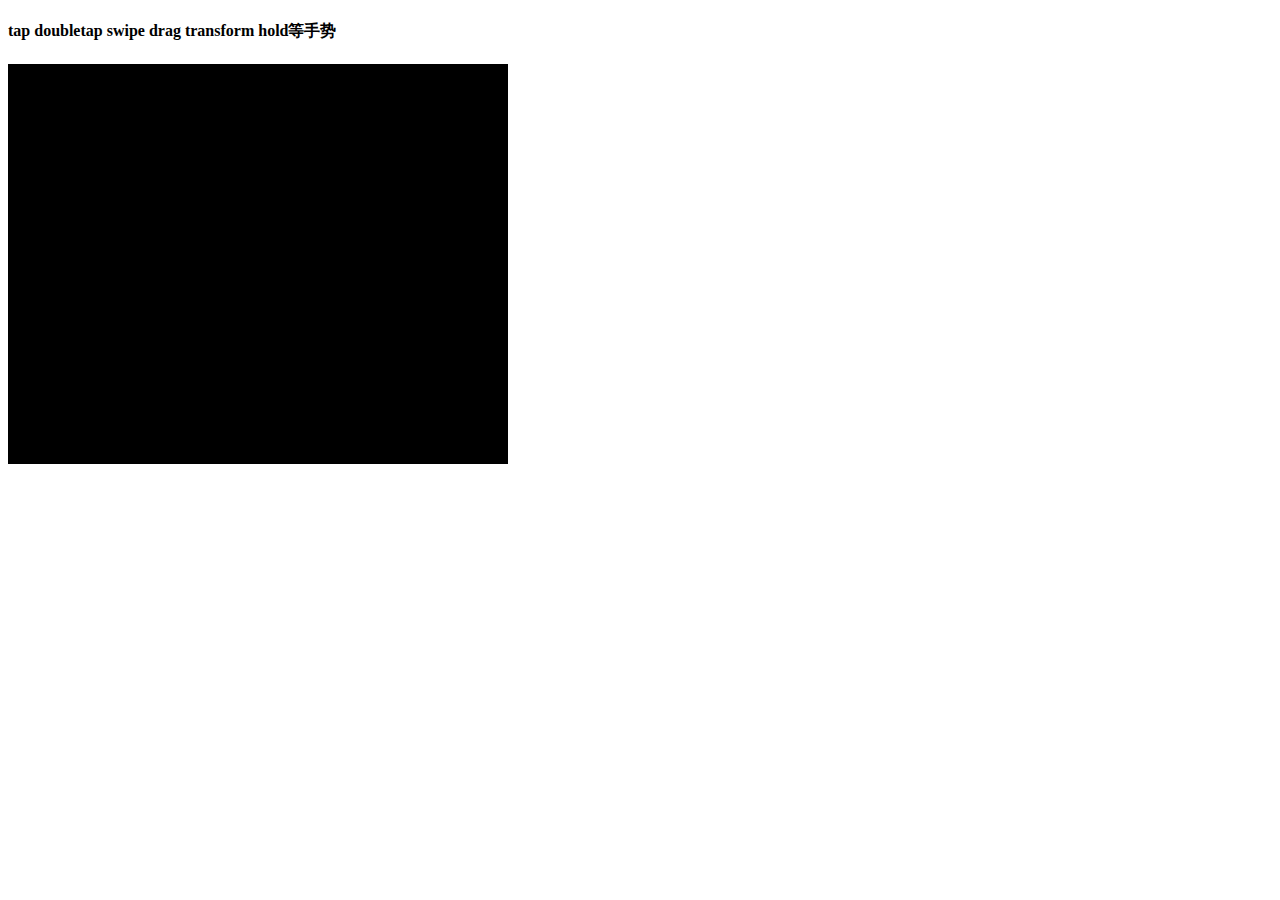
<file: modules/JMUI/gesture.html>
<!DOCTYPE html>
<html>
<head>
<meta charset=utf-8>
<meta name="viewport" content="width=device-width,initial-scale=1.0">
<style>
#w{
	-webkit-user-select: none;
	width: 500px; 
	height: 400px;
	background: black;
	font-size: 38px;
	font-weight: bold;
	color: orange;
}
</style>
<body>
	<h4>tap doubletap swipe drag transform hold等手势</h4>
	<div id="w" class="ww"></div>
	<div id="currentPos"></div>
	<div id="preTouchPos"></div>
	<script type="text/javascript">

	</script>
	<script type="text/javascript" src="./js/JM.js"></script>
	<script type="text/javascript">
	
		var wobj = J.dom.id("w");
		J.event.on(wobj,"touchmove touchstart touchend",function(e){
			e.stopPropagation();
			e.preventDefault();
		});

		J.event.on(wobj,"hold",function(e){
			// alert(e.position.x+" "+ e.position.y);
			wobj.innerHTML="hold";
		});
		J.event.on(wobj,"tap",function(e){
			if(e.isDoubleTap) wobj.innerHTML="doubletap";
			// alert(e.position.x);
			else wobj.innerHTML="tap";
		});
		J.event.on(wobj,{
			dragstart:function() {
				wobj.innerHTML="dragstart";
			},
			drag:function(e){

				//console.log(e.angle);
				wobj.innerHTML="drag";
			},
			dragend:function(e){
				// alert(e.distance + " " + e.angle);
				wobj.innerHTML="dragend";
			},
			swipe:function(e){
				wobj.innerHTML="swipe" + e.direction ;
			},
			transformstart:function(e){
				// cm.dom.id("preTouchPos").innerHTML = (e.position.x);
				wobj.innerHTML="transformstart";
			},
			transform:function(e){
				wobj.innerHTML="transform: "
							   +"scale:" + e.scale 
							   +"<br/>"
							   +"rotation:" + e.rotation;
			    wobj.style["-webkit-transform"] = "rotate("+e.rotation+"deg) scale("+e.scale+")";
			},
			transformend:function(e){
				// alert(e.rotation);
				wobj.innerHTML="transformend";
			}
		});
	</script>
<!--Tencent Analytics-->
    <script type="text/javascript" src="http://tajs.qq.com/stats?sId=24711241" charset="UTF-8"></script>
    <!--Google Analytics-->
    <script type="text/javascript">
      var _gaq = _gaq || [];
      _gaq.push(['_setAccount', 'UA-23019343-9']);
      _gaq.push(['_trackPageview']);

      (function() {
        var ga = document.createElement('script'); ga.type = 'text/javascript'; ga.async = true;
        ga.src = ('https:' == document.location.protocol ? 'https://ssl' : 'http://www') + '.google-analytics.com/ga.js';
        var s = document.getElementsByTagName('script')[0]; s.parentNode.insertBefore(ga, s);
      })();
    </script>
</body>
</html>
</file>
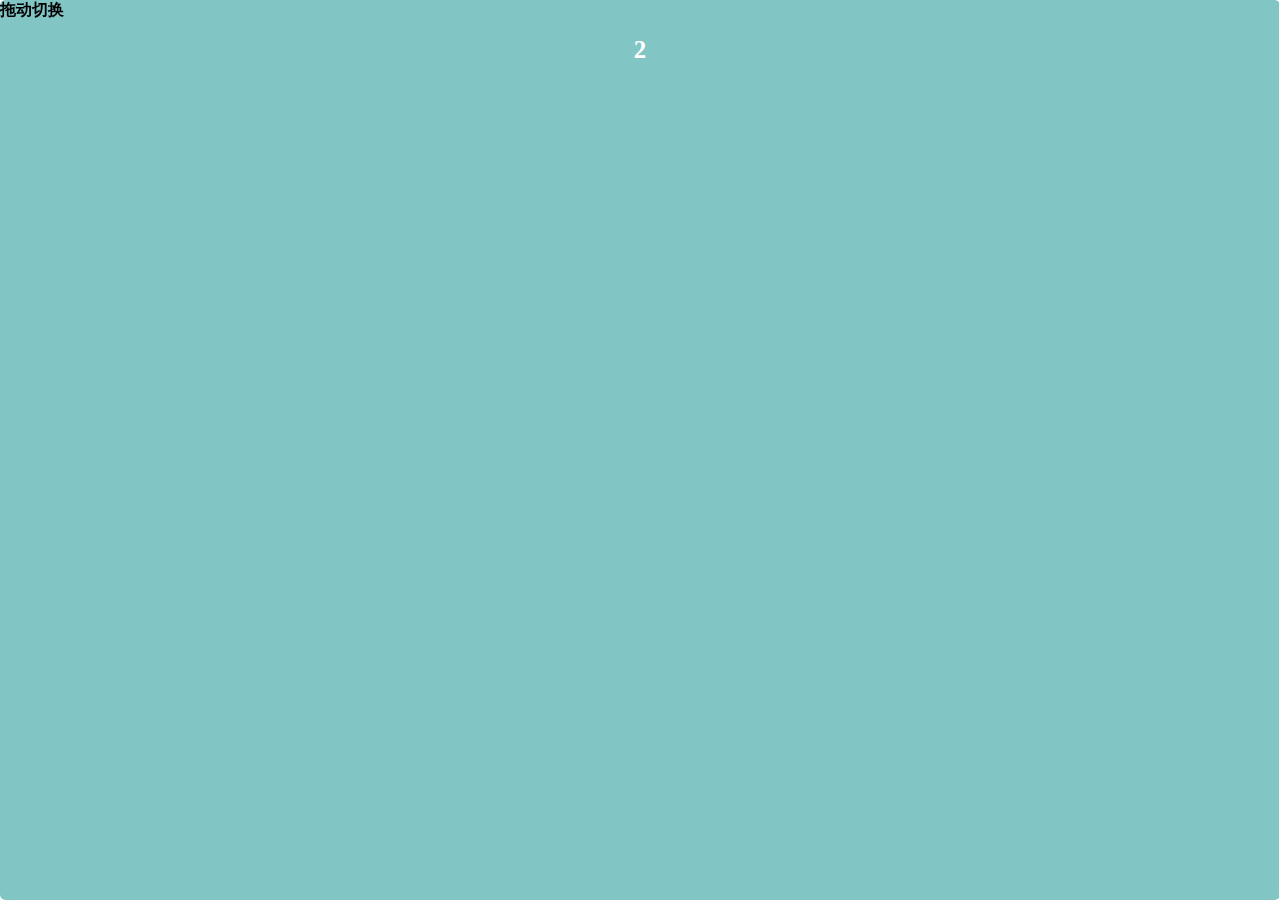
<file: modules/JMUI/swipe_change.html>
<!doctype html>
<html>
<head>
<title>Mobile Cookbook</title>
<meta charset="utf-8">
<meta name="viewport" content="width=device-width, initial-scale=1.0, maximum-scale=1.0, minimum-scale=1.0, user-scalable=no,target-densitydpi=medium-dpi" />

<link rel="stylesheet" type="text/css" href="./css/jmui/mui-base.css" />
<link rel="stylesheet" type="text/css" href="./css/jmui/mui-swipechange.css" />
<style>
.wrap > div > div{
	height: 100%;
	line-height: 100px;
	text-align: center;
	color: white;
	font-size: 25px;
	font-weight: bold;
	background: rgb(130, 197, 197);
}

</style>
</head>
<body>
<h4 style="position:absolute;z-index:1;">拖动切换</h4>
<div id='slider' class='swipeChange'>
  	<div class="wrap">
		<div><div>1</div></div>
		<div><div>2</div></div>
		<div><div>3</div></div>
		<div><div>4</div></div>
		<div><div>5</div></div>
	</div>
</div>
	<script type="text/javascript" src="./js/JM.js"></script>
	<script type="text/javascript" src="./js/jmui/swipechange.js"></script>
	<script type="text/javascript">
	var sc = new MUI.SwipeChange({
		id:"slider",
		currentIndex:1,
		canSwipe:true
		
	});
	</script>
	<!--Tencent Analytics-->
    <script type="text/javascript" src="http://tajs.qq.com/stats?sId=24711241" charset="UTF-8"></script>
    <!--Google Analytics-->
    <script type="text/javascript">
      var _gaq = _gaq || [];
      _gaq.push(['_setAccount', 'UA-23019343-9']);
      _gaq.push(['_trackPageview']);

      (function() {
        var ga = document.createElement('script'); ga.type = 'text/javascript'; ga.async = true;
        ga.src = ('https:' == document.location.protocol ? 'https://ssl' : 'http://www') + '.google-analytics.com/ga.js';
        var s = document.getElementsByTagName('script')[0]; s.parentNode.insertBefore(ga, s);
      })();
    </script>
</body>
</html>
</file>
<file: css/common.css>
body {
    background:url(../img/sand_white_bg.jpg) repeat;
    -webkit-user-select: initial;
}
body, h1, h2, h3, h4, h5, h6 {
    font-family : "Helvetica Neue",Helvetica,STHeiTi,"Microsoft YaHei",sans-serif;
}

@media (min-width: 768px) {
    body {
        margin-top: 50px;
    }
}
h2[id] {
	padding-top: 10px;
}
p{
    line-height: 2;
    margin-bottom: 5px;
}
blockquote p{
    line-height: 1.5;
}
blockquote{
    border-left: 5px solid #3B749B!important;
}
section.container{
    border-bottom: 1px solid #D5D5D5;
    margin: 40px auto;
}
section.container:last-child{
    border-bottom: none;
}

/* 头部导航下拉hover开始 */
.sidebar-nav {
    padding: 9px 0;
}
.dropdown-menu .sub-menu {
    left: 100%;
    position: absolute;
    top: 0;
    visibility: hidden;
    margin-top: -1px;
}
.dropdown-menu li:hover .sub-menu {
    visibility: visible;
}
.dropdown:hover .dropdown-menu {
    display: block;
}
.nav-tabs .dropdown-menu, .nav-pills .dropdown-menu, .navbar .dropdown-menu {
    margin-top: 0;
}
.navbar .sub-menu:before {
    border-bottom: 7px solid transparent;
    border-left: none;
    border-right: 7px solid rgba(0, 0, 0, 0.2);
    border-top: 7px solid transparent;
    left: -7px;
    top: 10px;
}
.navbar .sub-menu:after {
    border-top: 6px solid transparent;
    border-left: none;
    border-right: 6px solid #fff;
    border-bottom: 6px solid transparent;
    left: 10px;
    top: 11px;
    left: -6px;
}
/* 头部导航下拉hover结束 */

/* 侧边菜单开始 */
.my_sidebar.affix {
    position: static;
}
@media (min-width: 992px){
    .my_sidebar.affix {
        position: fixed;
    }
}
@media (min-width: 992px){
    .my_sidebar .nav > .active > ul {
        display: block;
    }
    .my_sidebar.affix, .my_sidebar.affix-bottom {
        width: 205px;
    }
}
@media (min-width: 1200px){
    .my_sidebar.affix-bottom, .my_sidebar.affix {
        width: 255px;
    }
}
.my_sidebar {
    margin-top: 30px;
    margin-bottom: 30px;
    text-shadow: 0 1px 0 #fff;
    background-color: #f7f5fa;
    border-radius: 5px;
}
.my_sidebar .nav > .active > a, .my_sidebar .nav > .active:hover > a, .my_sidebar .nav > .active:focus > a{
    font-weight: bold;
    color: #428bca;
    background-color: transparent;
    border-right: 1px solid #428bca;
}
.my_sidebar .nav .nav {
    display: none;
    margin-bottom: 8px;
}
.my_sidebar .nav > li > a {
    display: block;
    color: #716b7a;
    padding: 5px 20px;
}
.my_sidebar .nav .nav > li > a {
    padding-top: 3px;
    padding-bottom: 3px;
    padding-left: 30px;
    font-size: 90%;
}
/* 侧边菜单结束 */


.demo_block{
    width: 100%;
    padding: 20px 100px;
    background: white;
    position: relative;
    background-color: #f5f5f5;
    border: 1px solid #ccc;
    border-radius: 4px;
}
</file>
<file: css/index.css>
.banner {
  margin-bottom: 20px;
  background-image: url(../img/Mars_Rover.jpg);
  background-size: cover;
  box-shadow: #000 0 0 20px;
}

.jumbotron {
  background-color: transparent;
  color: #FFF5EE;
}
/* Pad the edges of the mobile views a bit */
.content {
  padding-left: 15px;
  padding-right: 15px;
}

/* Center align the text within the three columns below the carousel */
.content .col-lg-4 {
  text-align: center;
}
.content h2 {
  font-weight: normal;
}
.content .col-lg-4 p {
  margin-left: 10px;
  margin-right: 10px;
}
.content .col-lg-4 a {
  text-decoration: none;
}

/* RESPONSIVE CSS
-------------------------------------------------- */

@media (min-width: 768px) {

  /* Navbar positioning foo */
  .navbar-wrapper {
    margin-top: 20px;
  }
  .navbar-wrapper .container {
    padding-left:  15px;
    padding-right: 15px;
  }
  .navbar-wrapper .navbar {
    padding-left:  0;
    padding-right: 0;
  }

  /* The navbar becomes detached from the top, so we round the corners */
  .navbar-wrapper .navbar {
    border-radius: 4px;
  }

}

@media (min-width: 992px) {
  .jumbotron {
    padding-top: 1px;
  }
  .banner {
    padding-bottom: 17%;
  }
}

@media (min-width: 1200px) {
  .jumbotron {
    padding-top: 50px;
  }
  .banner {
    padding-bottom: 17%;
  }
}
</file>
<file: css/prism.css>
/**
 * okaidia theme for JavaScript, CSS and HTML
 * Loosely based on Monokai textmate theme by http://www.monokai.nl/
 * @author ocodia
 */

code[class*="language-"],
pre[class*="language-"] {
	color: #f8f8f2;
	text-shadow: 0 1px rgba(0,0,0,0.3);
	font-family: Consolas, Monaco, 'Andale Mono', monospace;
	direction: ltr;
	text-align: left;
	white-space: pre;
	word-spacing: normal;
	word-break: normal;

	-moz-tab-size: 4;
	-o-tab-size: 4;
	tab-size: 4;

	-webkit-hyphens: none;
	-moz-hyphens: none;
	-ms-hyphens: none;
	hyphens: none;
}

/* Code blocks */
pre[class*="language-"] {
	padding: 1em;
	margin: .5em 0;
	overflow: auto;
	border-radius: 0.3em;
}

:not(pre) > code[class*="language-"],
pre[class*="language-"] {
	background: #272822;
}

/* Inline code */
:not(pre) > code[class*="language-"] {
	padding: .1em;
	border-radius: .3em;
}

.token.comment,
.token.prolog,
.token.doctype,
.token.cdata {
	color: slategray;
}

.token.punctuation {
	color: #f8f8f2;
}

.namespace {
	opacity: .7;
}

.token.property,
.token.tag,
.token.constant,
.token.symbol {
	color: #f92672;
}

.token.boolean,
.token.number{
	color: #ae81ff;
}

.token.selector,
.token.attr-name,
.token.string,
.token.builtin {
	color: #a6e22e;
}


.token.operator,
.token.entity,
.token.url,
.language-css .token.string,
.style .token.string,
.token.variable {
	color: #f8f8f2;
}

.token.atrule,
.token.attr-value
{
	color: #e6db74;
}


.token.keyword{
color: #66d9ef;
}

.token.regex,
.token.important {
	color: #fd971f;
}

.token.important {
	font-weight: bold;
}

.token.entity {
	cursor: help;
}

pre.line-numbers {
	position: relative;
	padding-left: 3.8em;
	counter-reset: linenumber;
}

pre.line-numbers > code {
	position: relative;
}

.line-numbers .line-numbers-rows {
	position: absolute;
	pointer-events: none;
	top: 0;
	font-size: 100%;
	left: -3.8em;
	width: 3em; /* works for line-numbers below 1000 lines */
	letter-spacing: -1px;
	border-right: 1px solid #999;

	-webkit-user-select: none;
	-moz-user-select: none;
	-ms-user-select: none;
	user-select: none;

}

	.line-numbers-rows > span {
		pointer-events: none;
		display: block;
		counter-increment: linenumber;
	}

		.line-numbers-rows > span:before {
			content: counter(linenumber);
			color: #999;
			display: block;
			padding-right: 0.8em;
			text-align: right;
		}
</file>
<file: modules/JM/css/jmui/mui-base.css>
*{
	margin: 0;
	padding: 0;
}
body{
	-webkit-user-select: none;
	-webkit-user-drag: none;
	-webkit-text-size-adjust: 100%;
}
a{
	text-decoration: none;
}
input{
	-webkit-user-modify: read-write-plaintext-only;
}
a,input,button,textarea,fieldset,ul,span{
	-webkit-tap-highlight-color: rgba(255,255,255,0);
}
input[type='text'] ,textarea ,fieldset{
	border: none;
	outline: none;
}

.conner_round_group{
}
.conner_round_group > *:first-child{
	-webkit-border-radius: 8px 0 0 8px;
	-moz-border-radius: 8px 0 0 8px;
	border-radius: 8px 0 0 8px;
	
}
.conner_round_group > *:last-child{
	-webkit-border-radius: 0 8px 8px 0;
	-moz-border-radius: 0 8px 8px 0;
	border-radius: 0 8px 8px 0;
}

.conner_round_vertical_group{
}
.conner_round_vertical_group > *:first-child{
	-webkit-border-radius: 8px 8px 0 0;
	-moz-border-radius: 8px 8px 0 0;
	border-radius: 8px 8px 0 0;
	
}
.conner_round_vertical_group > *:last-child{
	-webkit-border-radius: 0 0 8px 8px;
	-moz-border-radius: 0 0 8px 8px;
	border-radius: 0 0 8px 8px;
}
</file>
<file: modules/JM/css/jmui/mui-buttons-new.css>
/* General button styles
-------------------------------------------------- */
.btn{
    -webkit-user-select: none;
    -webkit-box-sizing: border-box;
    -webkit-tap-highlight-color: rgba(0, 0, 0, 0);

    cursor: pointer;
    overflow: hidden;
    position: relative;
    display: inline-block;
    margin: 0;
    min-width: 130px;
    font-weight: bold;
    color: #fff;
    text-align: center;
    vertical-align: top;
    text-decoration: none;
    border-radius: 6px;
    /* 描边 */
    /*border: solid 1px;*/
    text-shadow: 0 1px 0 rgba(0, 0, 0, 0.35);
    -webkit-text-shadow: 0 1px 0 rgba(0, 0, 0, 0.35);
    /* Horizontal Length: 0; Vertical Length: 1px; Blur Radius: 2px;*/
    /*box-shadow: inset 0 0 1px rgba(0, 0, 0, .7), inset 0 1px 0 rgba(255, 255, 255, .3), 0 1px 2px -1px rgba(0, 0, 0, .7);*/
    /*-webkit-box-shadow: inset 0 0 1px rgba(0, 0, 0, .7), inset 0 1px 0 rgba(255, 255, 255, .3), 0 1px 2px -1px rgba(0, 0, 0, .7);*/

    /*-webkit-box-shadow: inset 0 1px 0 rgba(255, 255, 255, .1), 0 1px 0 rgba(255, 255, 255, .08);*/
    /*-webkit-box-shadow: inset 0 1px 0 #fff, 0 1px 0 rgba(0, 0, 0, .08);*/
    /*-webkit-box-shadow: inset 0 1px 0 rgba(0, 0, 0, .1), 0 1px 1px rgba(255, 255, 255, .17);*/
    
    -webkit-box-shadow: inset 0px 1px 0px rgba(255, 255, 255, 0.5), 0px 1px 2px rgba(0, 0, 0, 0.15);
    padding: 7px 14px;
    font-size: 18px;
    line-height: 29px;
}


/* White button */
.btn-info {
    color: #333;
    /* 兼容非 webkit 内核 */
    background: #d0d6da;
    /* 渐变叠加 */
    background: -webkit-gradient(linear, center top, center bottom, from(#f0f2f4), to(#d0d6da));
    background: -webkit-linear-gradient(#f0f2f4, #d0d6da);
    text-shadow: none;
    -webkit-text-shadow: none;
    box-shadow: 0 0 1px rgba(0, 0, 0, .4), 0 1px 2px rgba(0, 0, 0, .4);
    -webkit-box-shadow: 0 0 1px rgba(0, 0, 0, .4), 0 1px 0 rgba(0, 0, 0, .2);
}

/* Green button  */
.btn-primary {
    /* 兼容非 webkit 内核 */
    background: #2ba136;
    /* hack for Android 部分机型，如果不强制指定字体颜色，有时会显示为默认的字体颜色*/
    color: #fff;
    /* 渐变叠加 */
    background: -webkit-gradient(linear, center top, center bottom, from(#49d256), to(#2ba136));
    background: -webkit-linear-gradient(#49d256, #2ba136);
}

/* Red button */
.btn-danger {
    /* 兼容非 webkit 内核 */
    background: #cc2514;
    /* hack for Android 部分机型，如果不强制指定字体颜色，有时会显示为默认的字体颜色*/
    color: #fff;
    /* 渐变叠加 */
    background: -webkit-gradient(linear, center top, center bottom, from(#fa4936), to(#cc2514));
    
    background: -webkit-linear-gradient(#fa4936, #cc2514);
}

/* Active state for buttons with modifiers */
.btn-info:active,
.btn-primary:active,
.btn-danger:active {
    color: #fff;
}

.btn-info:active {
    color: #333;
    /* 渐变叠加 */
    background: -webkit-linear-gradient(top, #d0d6da 0, #e6eaec 100%);
    background: linear-gradient(to bottom, #d0d6da 0, #e6eaec 100%);
}

.btn-primary:active {
    /* 渐变叠加 */
    background: -webkit-linear-gradient(top, #2ba136 0, #3dbe4a 100%);
    background: linear-gradient(to bottom, #2ba136 0, #3dbe4a 100%);
}

.btn-danger:active {
    /* 渐变叠加 */
    background: -webkit-linear-gradient(top, #cc2514 0, #e73b29 100%);
    background: linear-gradient(to bottom, #cc2514 0, #e73b29 100%);
}

/* Block level buttons (full width buttons) */
.btn-block {
    display: block;
    width: auto;
    margin-bottom: 10px;
}

/* Make button elements go full width when given .button-block class */
button.btn-block {
    width: 100%;
}

.btn-disabled,
.btn-disabled:active {
    pointer-events: none;
    cursor: not-allowed;
    opacity: 0.6;
    text-shadow: none
}
</file>
<file: modules/JM/css/main.css>
body {
    -webkit-user-select: initial;
}
.page_content ul{
    margin-left: 20px;
}

.demo_block {
    height: 300px;
}
.demo_block .rect{
    width: 100px;
    height: 100px;
    box-shadow: 0 0 5px 2px #999;
    background: #4D51C0;
    left: 10px;
    top: 50px;
    position: absolute;
}

.param_list .param, .event_list{
    color: #4B8110;
}
.function_list .funcName, .function_list li{
    color: #2487AD;
}
.function_list .desc,.event_list .desc{
    color: black;
}
</file>
<file: modules/Mars/css/index.css>
.jumbotron {
    height: 540px;
    background-image: url(../img/planet_mars.jpg);
    box-shadow: #000 0 0 20px;
}
#desc {
    font-size: 16px;
    width: 300px;
}

.intro-part div {
    width: 80%;
    margin: 0 auto 20px;
    padding: 10px 50px;
    border: 1px solid #ccc;
    border-radius: 4px;
}

.post-btn {
    margin-top: 6px;
}
</file>
<file: modules/JMUI/css/jmui/mui-base.css>
*{
	margin: 0;
	padding: 0;
}
body{
	-webkit-user-select: none;
	-webkit-user-drag: none;
	-webkit-text-size-adjust: 100%;
}
a{
	text-decoration: none;
}

a,input,button,textarea,fieldset,ul,span{
	-webkit-tap-highlight-color: rgba(255,255,255,0);
}
input[type='text'] ,textarea ,fieldset{
	border: none;
	outline: none;
}

.conner_round_group{
}
.conner_round_group > *:first-child{
	-webkit-border-radius: 8px 0 0 8px;
	-moz-border-radius: 8px 0 0 8px;
	border-radius: 8px 0 0 8px;
	
}
.conner_round_group > *:last-child{
	-webkit-border-radius: 0 8px 8px 0;
	-moz-border-radius: 0 8px 8px 0;
	border-radius: 0 8px 8px 0;
}

.conner_round_vertical_group{
}
.conner_round_vertical_group > *:first-child{
	-webkit-border-radius: 8px 8px 0 0;
	-moz-border-radius: 8px 8px 0 0;
	border-radius: 8px 8px 0 0;
	
}
.conner_round_vertical_group > *:last-child{
	-webkit-border-radius: 0 0 8px 8px;
	-moz-border-radius: 0 0 8px 8px;
	border-radius: 0 0 8px 8px;
}
</file>
<file: modules/JMUI/css/jmui/mui-swipechange.css>
.swipeChange{
	position: absolute;
	width: 100%;
	height: 100%;
	overflow-x:hidden;
}
.swipeChange > .wrap{
	height: 100%;
}
.swipeChange > .wrap > div{
	float: left;
	height: 100%;
	outline: 1px solid white;
	border-radius: 5px;
	overflow-x:hidden;
}
.swipeChange > .wrap > div > div{
	height: 100%;
}
</file>
